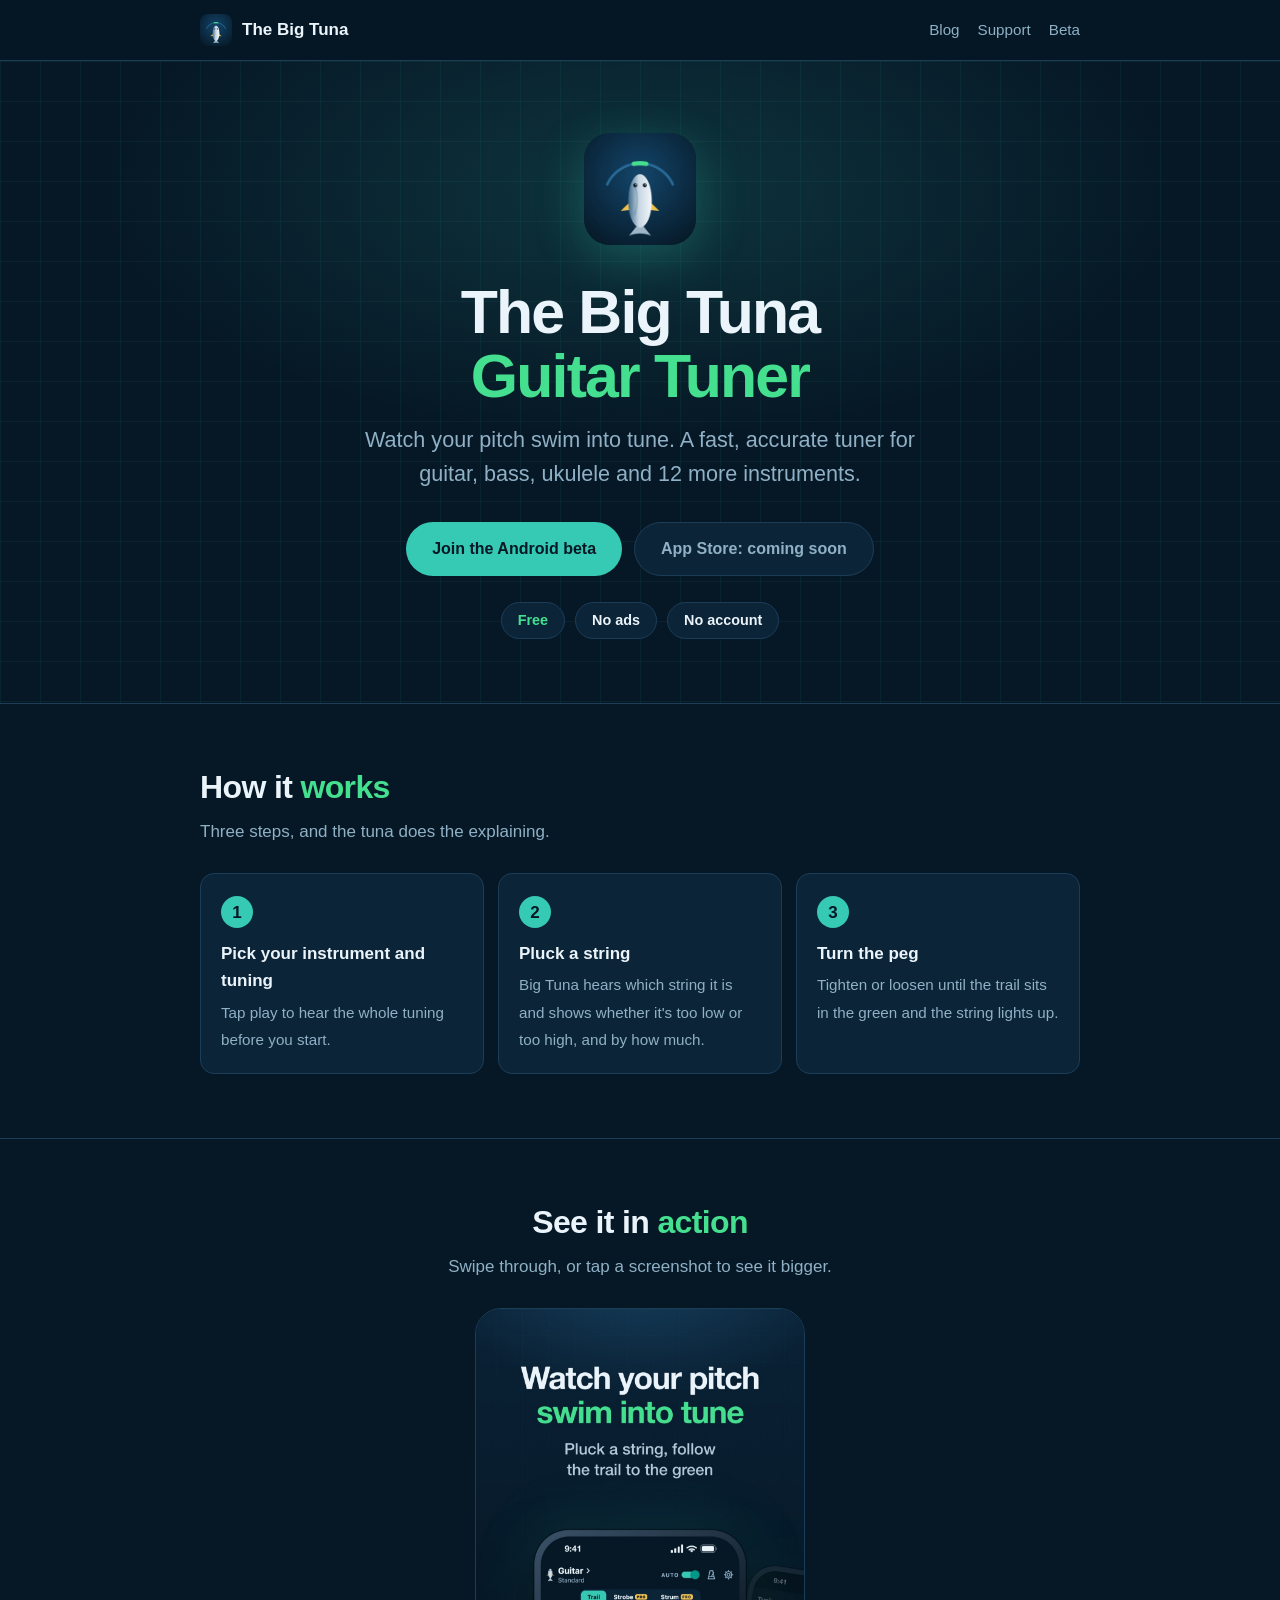
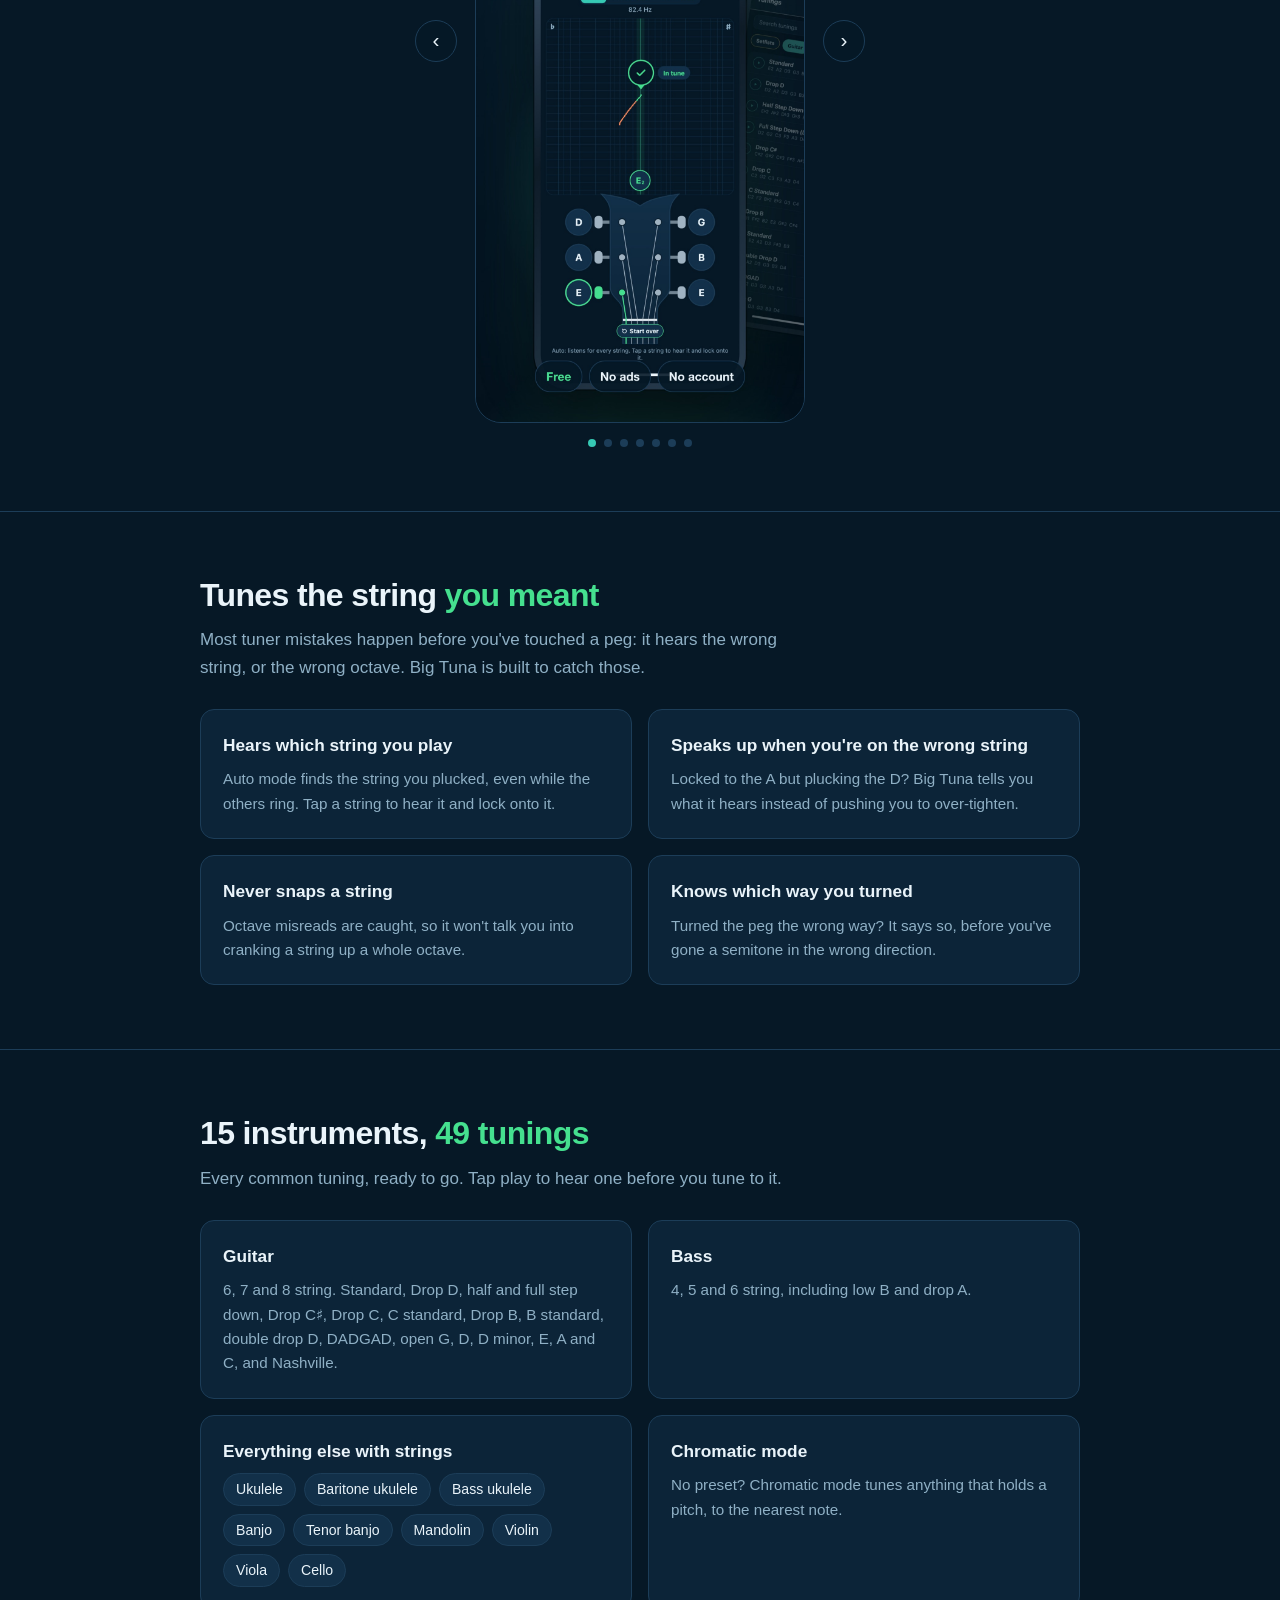
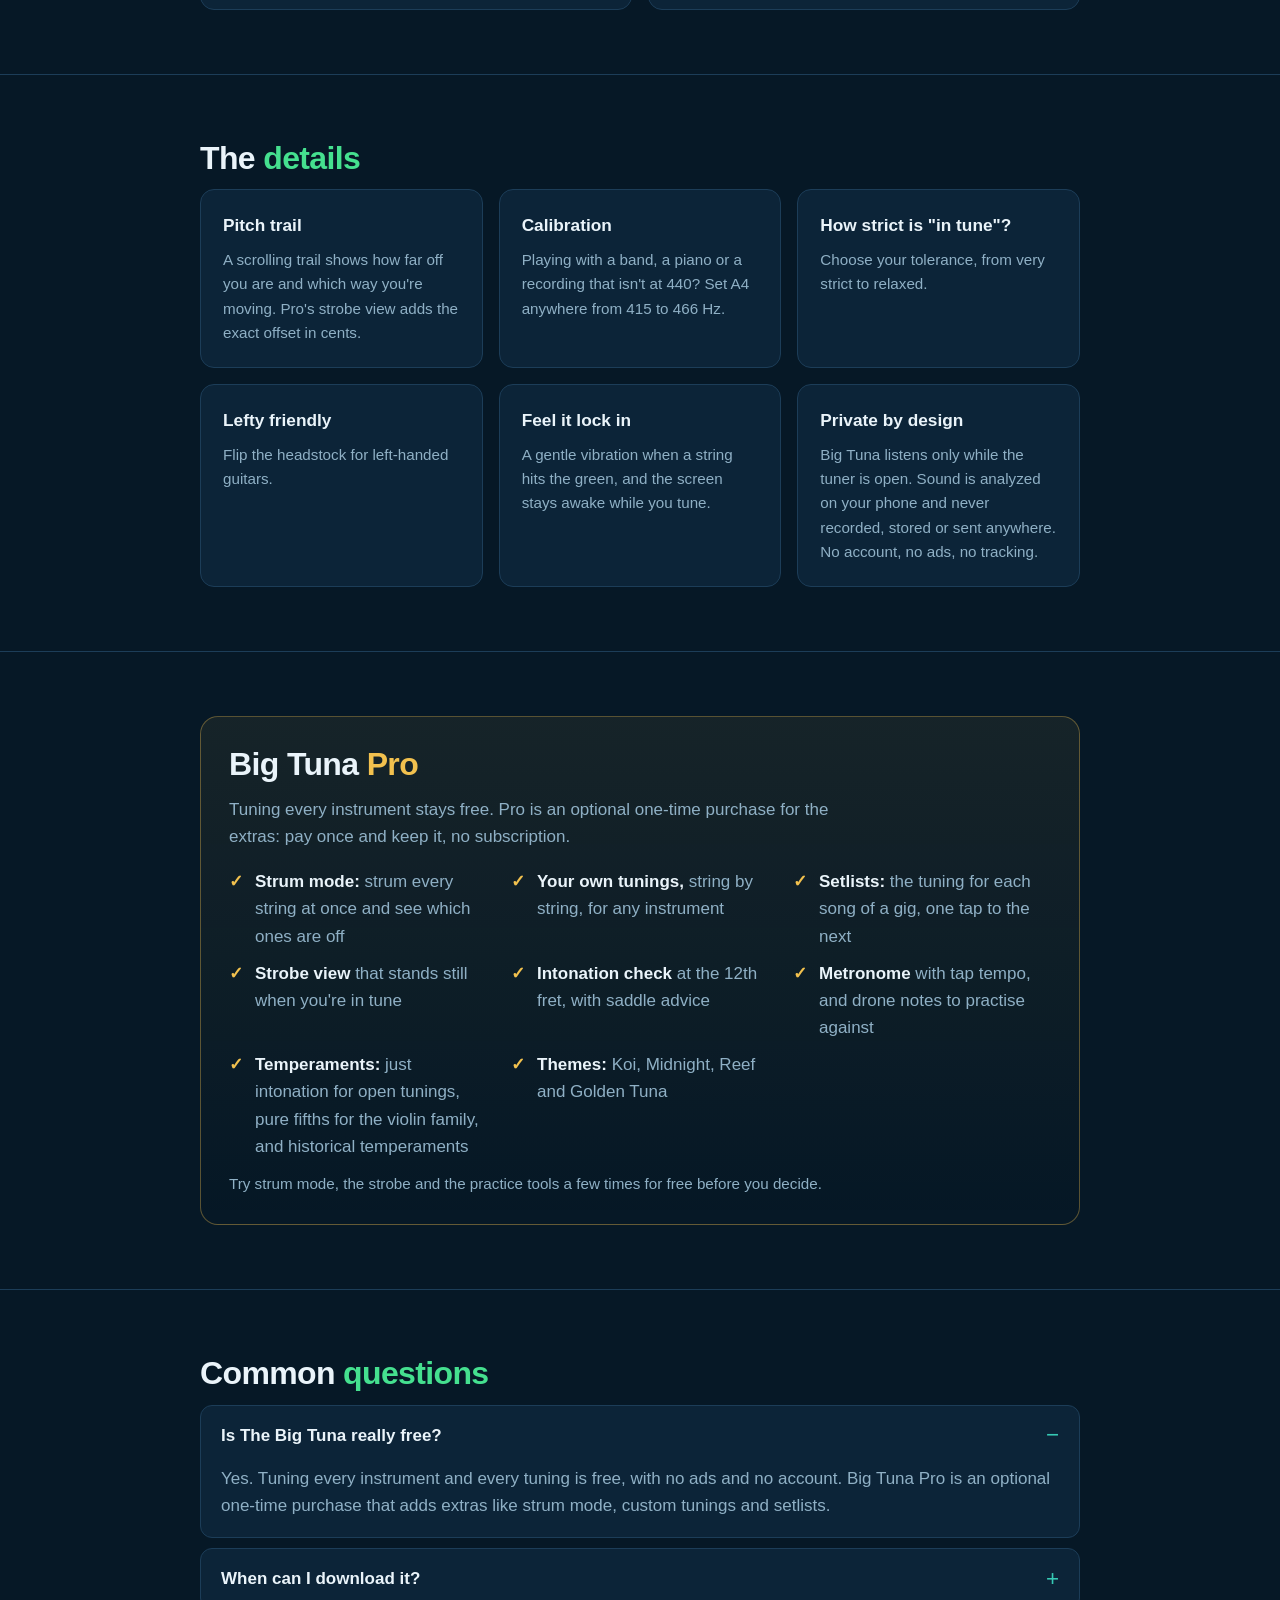
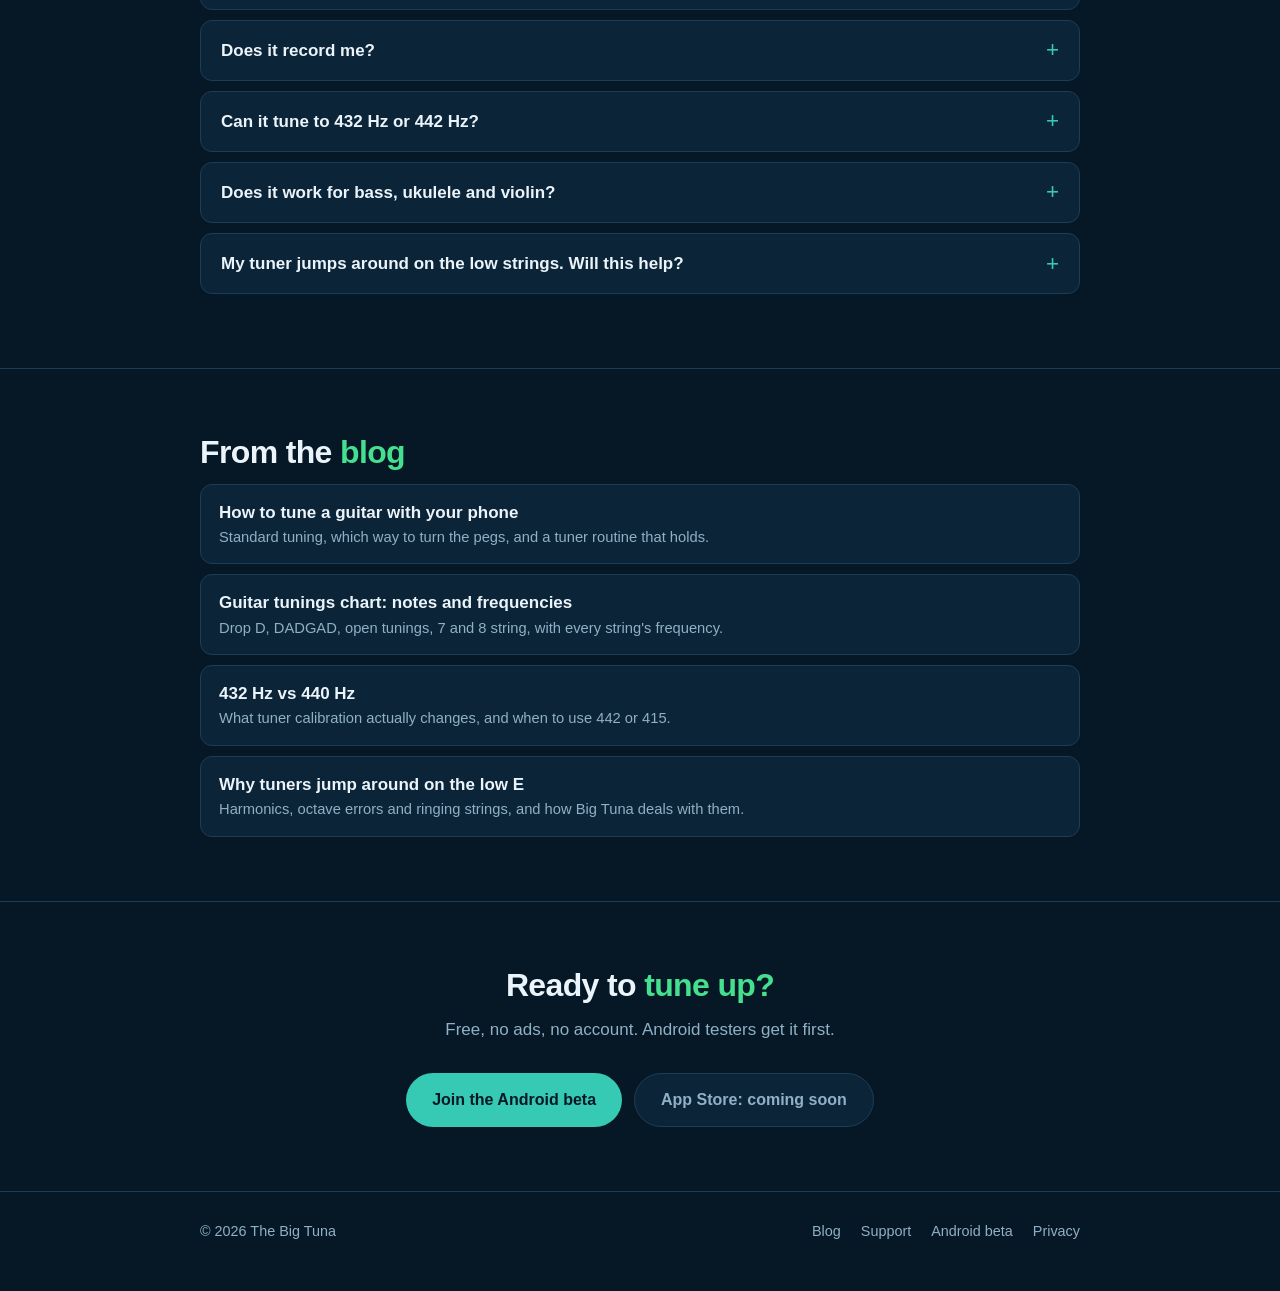
<file: index.html>
<!doctype html>
<html lang="en">
<head>
  <meta charset="utf-8">
  <meta name="viewport" content="width=device-width, initial-scale=1">
  <title>The Big Tuna - Free Guitar Tuner App for Guitar, Bass &amp; Ukulele</title>
  <meta name="description" content="A fast, accurate tuner for guitar, bass, ukulele and 12 more instruments. Hears which string you play, 49 tunings, no ads, no account. Free for iPhone and Android.">
  <link rel="canonical" href="https://tnrich.github.io/big-tuna-site/">
  <link rel="icon" href="img/favicon.png">
  <meta name="theme-color" content="#061826">
  <meta property="og:type" content="website">
  <meta property="og:site_name" content="The Big Tuna">
  <meta property="og:url" content="https://tnrich.github.io/big-tuna-site/">
  <meta property="og:title" content="The Big Tuna - Guitar Tuner">
  <meta property="og:description" content="Watch your pitch swim into tune. Guitar, bass, ukulele and 12 more. Free, no ads, no account.">
  <meta property="og:image" content="https://tnrich.github.io/big-tuna-site/img/og.png">
  <meta name="twitter:card" content="summary_large_image">
  <meta name="twitter:title" content="The Big Tuna - Guitar Tuner">
  <meta name="twitter:description" content="Watch your pitch swim into tune. Guitar, bass, ukulele and 12 more. Free, no ads, no account.">
  <meta name="twitter:image" content="https://tnrich.github.io/big-tuna-site/img/og.png">
  <link rel="stylesheet" href="style.css?v=20eb42f7">
</head>
<body>

<nav>
  <div class="wrap">
    <a class="brand" href="./"><img src="img/icon.png" alt=""><span>The Big Tuna</span></a>
    <a class="link" href="blog/">Blog</a>
    <a class="link" href="support/">Support</a>
    <a class="link" href="beta/">Beta</a>
  </div>
</nav>

<header class="hero">
  <div class="wrap">
    <img class="icon" src="img/icon.png" width="112" height="112" alt="The Big Tuna app icon: a tuna swimming up the middle of a tuning meter">
    <h1>The Big Tuna <span class="green">Guitar Tuner</span></h1>
    <p class="tagline">Watch your pitch swim into tune. A fast, accurate tuner for guitar, bass, ukulele and 12 more instruments.</p>
    <div class="ctas">
      <a class="btn" href="beta/">Join the Android beta</a>
      <span class="btn soon">App Store: coming soon</span>
    </div>
    <div class="pills">
      <span class="pill green">Free</span>
      <span class="pill">No ads</span>
      <span class="pill">No account</span>
    </div>
  </div>
</header>

<section>
  <div class="wrap">
    <h2>How it <span class="accent">works</span></h2>
    <p class="lede">Three steps, and the tuna does the explaining.</p>
    <ol class="steps">
      <li><strong>Pick your instrument and tuning</strong><span>Tap play to hear the whole tuning before you start.</span></li>
      <li><strong>Pluck a string</strong><span>Big Tuna hears which string it is and shows whether it's too low or too high, and by how much.</span></li>
      <li><strong>Turn the peg</strong><span>Tighten or loosen until the trail sits in the green and the string lights up.</span></li>
    </ol>
  </div>
</section>

<section>
  <div class="wrap center">
    <h2>See it in <span class="accent">action</span></h2>
    <p class="lede">Swipe through, or tap a screenshot to see it bigger.</p>
    <div class="carousel">
      <button class="arrow prev" aria-label="Previous screenshot">&#8249;</button>
      <div class="shots">
        <img src="img/shots/01.jpg" width="1080" height="2346" alt="Watch your pitch swim into tune: the pitch trail reaching the green line on the low E string">
        <img src="img/shots/02.jpg" width="1080" height="2346" loading="lazy" alt="Know which way to turn: the A string reads a little low (−2, 11 to 20 cents flat), with a hint to tighten it">
        <img src="img/shots/03.jpg" width="1080" height="2346" loading="lazy" alt="49 tunings, 15 instruments: the tuning list with Drop D, DADGAD, open tunings and a play button to hear each one">
        <img src="img/shots/04.jpg" width="1080" height="2346" loading="lazy" alt="Hears which string you play: auto mode recognising the low D string in Drop D">
        <img src="img/shots/05.jpg" width="1080" height="2346" loading="lazy" alt="Not just guitar: ukulele and 5-string bass tunings">
        <img src="img/shots/06.jpg" width="1080" height="2346" loading="lazy" alt="Chromatic mode for any instrument that holds a pitch">
        <img src="img/shots/07.jpg" width="1080" height="2346" loading="lazy" alt="Private, free, no ads: sound stays on your phone, left-handed headstock and a gentle buzz when a string locks in">
      </div>
      <button class="arrow next" aria-label="Next screenshot">&#8250;</button>
      <div class="dots"></div>
    </div>
  </div>
</section>

<section>
  <div class="wrap">
    <h2>Tunes the string <span class="accent">you meant</span></h2>
    <p class="lede">Most tuner mistakes happen before you've touched a peg: it hears the wrong string, or the wrong octave. Big Tuna is built to catch those.</p>
    <div class="cards two">
      <div class="card"><h3>Hears which string you play</h3><p>Auto mode finds the string you plucked, even while the others ring. Tap a string to hear it and lock onto it.</p></div>
      <div class="card"><h3>Speaks up when you're on the wrong string</h3><p>Locked to the A but plucking the D? Big Tuna tells you what it hears instead of pushing you to over-tighten.</p></div>
      <div class="card"><h3>Never snaps a string</h3><p>Octave misreads are caught, so it won't talk you into cranking a string up a whole octave.</p></div>
      <div class="card"><h3>Knows which way you turned</h3><p>Turned the peg the wrong way? It says so, before you've gone a semitone in the wrong direction.</p></div>
    </div>
  </div>
</section>

<section>
  <div class="wrap">
    <h2>15 instruments, <span class="accent">49 tunings</span></h2>
    <p class="lede">Every common tuning, ready to go. Tap play to hear one before you tune to it.</p>
    <div class="cards two">
      <div class="card"><h3>Guitar</h3><p>6, 7 and 8 string. Standard, Drop D, half and full step down, Drop C&sharp;, Drop C, C standard, Drop B, B standard, double drop D, DADGAD, open G, D, D minor, E, A and C, and Nashville.</p></div>
      <div class="card"><h3>Bass</h3><p>4, 5 and 6 string, including low B and drop A.</p></div>
      <div class="card"><h3>Everything else with strings</h3>
        <div class="chips"><span>Ukulele</span><span>Baritone ukulele</span><span>Bass ukulele</span><span>Banjo</span><span>Tenor banjo</span><span>Mandolin</span><span>Violin</span><span>Viola</span><span>Cello</span></div>
      </div>
      <div class="card"><h3>Chromatic mode</h3><p>No preset? Chromatic mode tunes anything that holds a pitch, to the nearest note.</p></div>
    </div>
  </div>
</section>

<section>
  <div class="wrap">
    <h2>The <span class="accent">details</span></h2>
    <div class="cards">
      <div class="card"><h3>Pitch trail</h3><p>A scrolling trail shows how far off you are and which way you're moving. Pro's strobe view adds the exact offset in cents.</p></div>
      <div class="card"><h3>Calibration</h3><p>Playing with a band, a piano or a recording that isn't at 440? Set A4 anywhere from 415 to 466&nbsp;Hz.</p></div>
      <div class="card"><h3>How strict is "in tune"?</h3><p>Choose your tolerance, from very strict to relaxed.</p></div>
      <div class="card"><h3>Lefty friendly</h3><p>Flip the headstock for left-handed guitars.</p></div>
      <div class="card"><h3>Feel it lock in</h3><p>A gentle vibration when a string hits the green, and the screen stays awake while you tune.</p></div>
      <div class="card"><h3>Private by design</h3><p>Big Tuna listens only while the tuner is open. Sound is analyzed on your phone and never recorded, stored or sent anywhere. No account, no ads, no tracking.</p></div>
    </div>
  </div>
</section>

<section>
  <div class="wrap">
    <div class="pro">
      <h2>Big Tuna <span class="gold">Pro</span></h2>
      <p class="lede" style="margin-bottom:0">Tuning every instrument stays free. Pro is an optional one-time purchase for the extras: pay once and keep it, no subscription.</p>
      <ul>
        <li><strong>Strum mode:</strong> strum every string at once and see which ones are off</li>
        <li><strong>Your own tunings,</strong> string by string, for any instrument</li>
        <li><strong>Setlists:</strong> the tuning for each song of a gig, one tap to the next</li>
        <li><strong>Strobe view</strong> that stands still when you're in tune</li>
        <li><strong>Intonation check</strong> at the 12th fret, with saddle advice</li>
        <li><strong>Metronome</strong> with tap tempo, and drone notes to practise against</li>
        <li><strong>Temperaments:</strong> just intonation for open tunings, pure fifths for the violin family, and historical temperaments</li>
        <li><strong>Themes:</strong> Koi, Midnight, Reef and Golden Tuna</li>
      </ul>
      <p class="note">Try strum mode, the strobe and the practice tools a few times for free before you decide.</p>
    </div>
  </div>
</section>

<section>
  <div class="wrap">
    <h2>Common <span class="accent">questions</span></h2>
    <div class="faq">
      <details open>
        <summary>Is The Big Tuna really free?</summary>
        <p>Yes. Tuning every instrument and every tuning is free, with no ads and no account. Big Tuna Pro is an optional one-time purchase that adds extras like strum mode, custom tunings and setlists.</p>
      </details>
      <details>
        <summary>When can I download it?</summary>
        <p>Big Tuna is coming to the App Store and Google Play. On Android you can use it today by joining the free beta.</p>
      </details>
      <details>
        <summary>Does it record me?</summary>
        <p>No. It listens only while the tuner is open, analyzes the sound on your phone in real time, and never records, stores or sends it anywhere.</p>
      </details>
      <details>
        <summary>Can it tune to 432 Hz or 442 Hz?</summary>
        <p>Yes. Settings &rarr; Calibration (A4) sets the reference pitch anywhere from 415 to 466&nbsp;Hz.</p>
      </details>
      <details>
        <summary>Does it work for bass, ukulele and violin?</summary>
        <p>Yes: 4, 5 and 6 string bass, soprano, concert, tenor, baritone and bass ukulele, banjo, tenor banjo, mandolin, violin, viola and cello, plus a chromatic mode for anything else.</p>
      </details>
      <details>
        <summary>My tuner jumps around on the low strings. Will this help?</summary>
        <p>That's exactly what Big Tuna is built to handle: it catches octave misreads and picks out the string you plucked while others ring. Plucking one string firmly, close to the phone, helps any tuner.</p>
      </details>
    </div>
  </div>
</section>

<section>
  <div class="wrap">
    <h2>From the <span class="accent">blog</span></h2>
    <div class="readnext">
      <a href="blog/how-to-tune-a-guitar-with-your-phone/">How to tune a guitar with your phone<span>Standard tuning, which way to turn the pegs, and a tuner routine that holds.</span></a>
      <a href="blog/guitar-tunings-chart/">Guitar tunings chart: notes and frequencies<span>Drop D, DADGAD, open tunings, 7 and 8 string, with every string's frequency.</span></a>
      <a href="blog/432-hz-vs-440-hz/">432 Hz vs 440 Hz<span>What tuner calibration actually changes, and when to use 442 or 415.</span></a>
      <a href="blog/why-guitar-tuners-jump-around/">Why tuners jump around on the low E<span>Harmonics, octave errors and ringing strings, and how Big Tuna deals with them.</span></a>
    </div>
  </div>
</section>

<section>
  <div class="wrap center">
    <h2>Ready to <span class="accent">tune up?</span></h2>
    <p class="lede">Free, no ads, no account. Android testers get it first.</p>
    <div class="ctas">
      <a class="btn" href="beta/">Join the Android beta</a>
      <span class="btn soon">App Store: coming soon</span>
    </div>
  </div>
</section>

<footer>
  <div class="wrap">
    <span>© 2026 The Big Tuna</span>
    <a href="blog/">Blog</a>
    <a href="support/">Support</a>
    <a href="beta/">Android beta</a>
    <a href="privacy/">Privacy</a>
  </div>
</footer>

<div class="lightbox" id="lightbox"><img alt=""></div>
<script>
  const lb = document.getElementById('lightbox'), lbImg = lb.querySelector('img');
  document.querySelectorAll('.shots img').forEach(img => img.addEventListener('click', () => {
    lbImg.src = img.src; lbImg.alt = img.alt; lb.classList.add('open');
  }));
  lb.addEventListener('click', () => lb.classList.remove('open'));
  document.addEventListener('keydown', e => { if (e.key === 'Escape') lb.classList.remove('open'); });

  const track = document.querySelector('.shots'), slides = [...track.children], dots = document.querySelector('.dots');
  slides.forEach((_, i) => { const d = document.createElement('button'); d.setAttribute('aria-label', 'Screenshot ' + (i + 1)); d.onclick = () => go(i); dots.appendChild(d); });
  const go = i => track.scrollTo({ left: slides[(i + slides.length) % slides.length].offsetLeft - track.offsetLeft, behavior: 'smooth' });
  const current = () => Math.round(track.scrollLeft / (slides[0].offsetWidth + 16));
  document.querySelector('.arrow.prev').onclick = () => go(current() - 1);
  document.querySelector('.arrow.next').onclick = () => go(current() + 1);
  const sync = () => [...dots.children].forEach((d, i) => d.classList.toggle('active', i === current()));
  track.addEventListener('scroll', sync, { passive: true }); sync();
</script>

<script type="application/ld+json">
{
  "@context": "https://schema.org",
  "@graph": [
    {
      "@type": "WebSite",
      "@id": "https://tnrich.github.io/big-tuna-site/#website",
      "name": "The Big Tuna",
      "alternateName": ["Big Tuna", "The Big Tuna - Guitar Tuner", "Big Tuna Guitar Tuner"],
      "url": "https://tnrich.github.io/big-tuna-site/",
      "inLanguage": "en"
    },
    {
      "@type": "MobileApplication",
      "name": "The Big Tuna - Guitar Tuner",
      "alternateName": ["The Big Tuna", "Big Tuna", "Big Tuna Guitar Tuner"],
      "operatingSystem": "iOS, Android",
      "applicationCategory": "MusicApplication",
      "applicationSubCategory": "Tuner",
      "description": "A fast, accurate tuner for guitar, bass, ukulele and 12 more instruments, with 49 tunings, automatic string detection and a chromatic mode. Free, no ads, no account.",
      "url": "https://tnrich.github.io/big-tuna-site/",
      "image": "https://tnrich.github.io/big-tuna-site/img/icon.png",
      "screenshot": "https://tnrich.github.io/big-tuna-site/img/shots/01.jpg",
      "offers": [
        { "@type": "Offer", "price": "0", "priceCurrency": "USD", "description": "Free" },
        { "@type": "Offer", "price": "4.99", "priceCurrency": "USD", "description": "Big Tuna Pro, one-time purchase" }
      ]
    },
    {
      "@type": "FAQPage",
      "mainEntity": [
        { "@type": "Question", "name": "Is The Big Tuna really free?", "acceptedAnswer": { "@type": "Answer", "text": "Yes. Tuning every instrument and every tuning is free, with no ads and no account. Big Tuna Pro is an optional one-time purchase that adds extras like strum mode, custom tunings and setlists." } },
        { "@type": "Question", "name": "When can I download it?", "acceptedAnswer": { "@type": "Answer", "text": "Big Tuna is coming to the App Store and Google Play. On Android you can use it today by joining the free beta." } },
        { "@type": "Question", "name": "Does it record me?", "acceptedAnswer": { "@type": "Answer", "text": "No. It listens only while the tuner is open, analyzes the sound on your phone in real time, and never records, stores or sends it anywhere." } },
        { "@type": "Question", "name": "Can it tune to 432 Hz or 442 Hz?", "acceptedAnswer": { "@type": "Answer", "text": "Yes. Settings → Calibration (A4) sets the reference pitch anywhere from 415 to 466 Hz." } },
        { "@type": "Question", "name": "Does it work for bass, ukulele and violin?", "acceptedAnswer": { "@type": "Answer", "text": "Yes: 4, 5 and 6 string bass, soprano, concert, tenor, baritone and bass ukulele, banjo, tenor banjo, mandolin, violin, viola and cello, plus a chromatic mode for anything else." } },
        { "@type": "Question", "name": "My tuner jumps around on the low strings. Will this help?", "acceptedAnswer": { "@type": "Answer", "text": "That's exactly what Big Tuna is built to handle: it catches octave misreads and picks out the string you plucked while others ring. Plucking one string firmly, close to the phone, helps any tuner." } }
      ]
    }
  ]
}
</script>
</body>
</html>
</file>
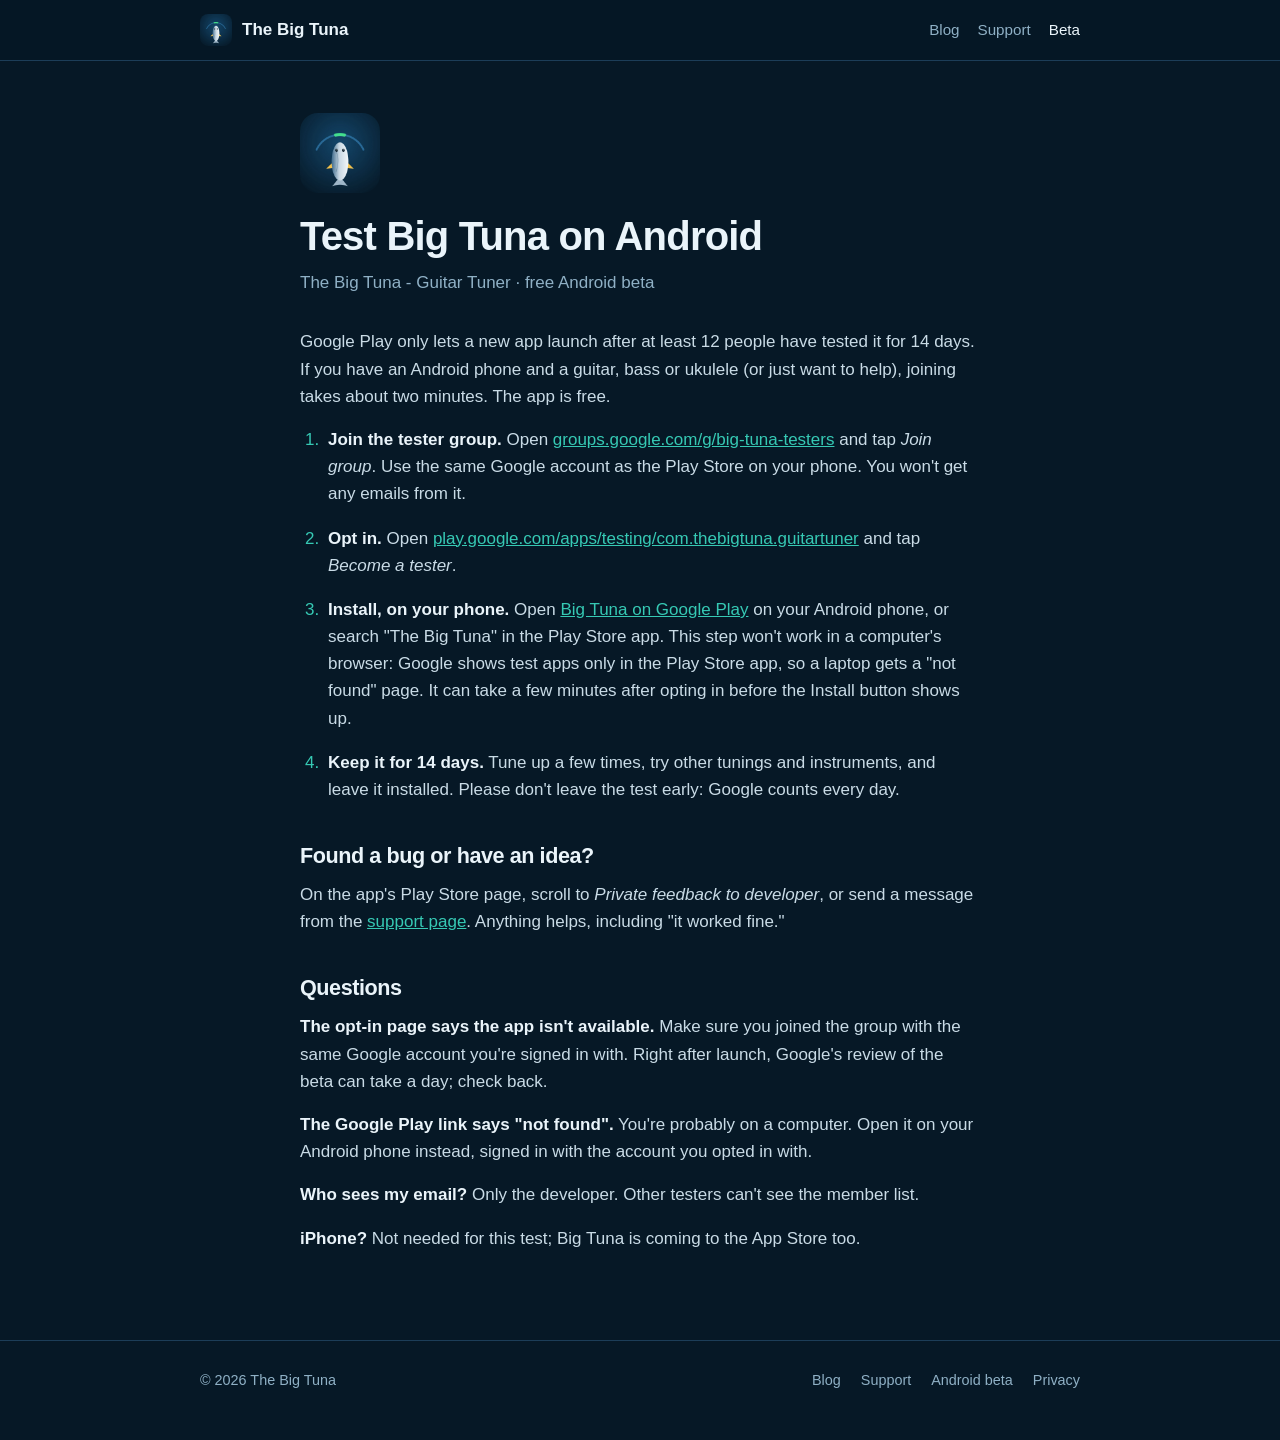
<file: beta/index.html>
<!doctype html>
<html lang="en">
<head>
  <meta charset="utf-8">
  <meta name="viewport" content="width=device-width, initial-scale=1">
  <title>Big Tuna Android Beta</title>
  <meta name="description" content="Help test The Big Tuna - Guitar Tuner on Android. Free, takes two minutes to join.">
  <link rel="canonical" href="https://tnrich.github.io/big-tuna-site/beta/">
  <meta name="theme-color" content="#061826">
  <meta property="og:type" content="website">
  <meta property="og:site_name" content="The Big Tuna">
  <meta property="og:url" content="https://tnrich.github.io/big-tuna-site/beta/">
  <meta property="og:title" content="Big Tuna Android Beta">
  <meta property="og:description" content="Help test The Big Tuna - Guitar Tuner on Android. Free, takes two minutes to join.">
  <meta property="og:image" content="https://tnrich.github.io/big-tuna-site/img/og.png">
  <meta name="twitter:card" content="summary_large_image">
  <link rel="icon" href="../img/favicon.png">
  <link rel="stylesheet" href="../style.css?v=20eb42f7">
</head>
<body>

<nav>
  <div class="wrap">
    <a class="brand" href="../"><img src="../img/icon.png" alt=""><span>The Big Tuna</span></a>
    <a class="link" href="../blog/">Blog</a>
    <a class="link" href="../support/">Support</a>
    <a class="link" href="../beta/" aria-current="page">Beta</a>
  </div>
</nav>

<main class="wrap narrow prose">
<img src="../img/icon.png" width="80" height="80" alt="" style="border-radius:18px;margin-bottom:12px">
<h1>Test Big Tuna on Android</h1>
<p class="meta">The Big Tuna - Guitar Tuner · free Android beta</p>

<p>Google Play only lets a new app launch after at least 12 people have tested it for 14 days.
If you have an Android phone and a guitar, bass or ukulele (or just want to help), joining
takes about two minutes. The app is free.</p>

<ol class="steps-list">
  <li><strong>Join the tester group.</strong> Open
    <a href="https://groups.google.com/g/big-tuna-testers">groups.google.com/g/big-tuna-testers</a>
    and tap <em>Join group</em>. Use the same Google account as the Play Store on your phone.
    You won't get any emails from it.</li>
  <li><strong>Opt in.</strong> Open
    <a href="https://play.google.com/apps/testing/com.thebigtuna.guitartuner">play.google.com/apps/testing/com.thebigtuna.guitartuner</a>
    and tap <em>Become a tester</em>.</li>
  <li><strong>Install, on your phone.</strong> Open
    <a href="https://play.google.com/store/apps/details?id=com.thebigtuna.guitartuner">Big Tuna on Google Play</a>
    on your Android phone, or search "The Big Tuna" in the Play Store app. This step won't work in a
    computer's browser: Google shows test apps only in the Play Store app, so a laptop gets a "not found"
    page. It can take a few minutes after opting in before the Install button shows up.</li>
  <li><strong>Keep it for 14 days.</strong> Tune up a few times, try other tunings and
    instruments, and leave it installed. Please don't leave the test early: Google counts
    every day.</li>
</ol>

<h2>Found a bug or have an idea?</h2>
<p>On the app's Play Store page, scroll to <em>Private feedback to developer</em>, or
send a message from the <a href="../support/#contact">support page</a>. Anything helps,
including "it worked fine."</p>

<h2>Questions</h2>
<p><strong>The opt-in page says the app isn't available.</strong> Make sure you joined the
group with the same Google account you're signed in with. Right after launch, Google's review of
the beta can take a day; check back.</p>
<p><strong>The Google Play link says "not found".</strong> You're probably on a computer. Open it
on your Android phone instead, signed in with the account you opted in with.</p>
<p><strong>Who sees my email?</strong> Only the developer. Other testers can't see the
member list.</p>
<p><strong>iPhone?</strong> Not needed for this test; Big Tuna is coming to the App Store too.</p>
</main>

<footer>
  <div class="wrap">
    <span>© 2026 The Big Tuna</span>
    <a href="../blog/">Blog</a>
    <a href="../support/">Support</a>
    <a href="../beta/">Android beta</a>
    <a href="../privacy/">Privacy</a>
  </div>
</footer>
</body>
</html>
</file>
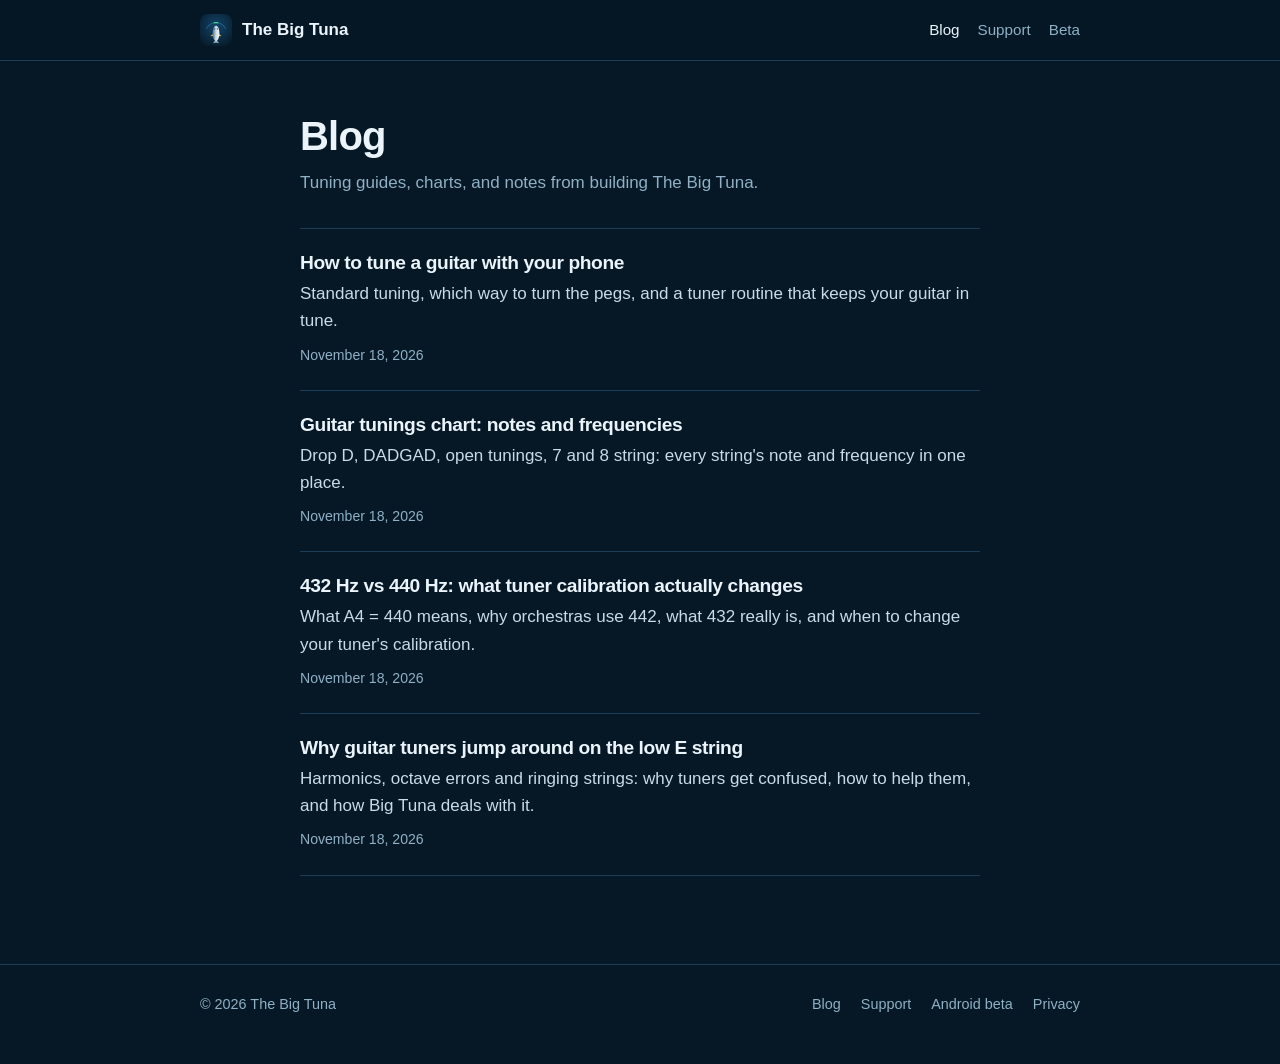
<file: blog/index.html>
<!doctype html>
<html lang="en">
<head>
  <meta charset="utf-8">
  <meta name="viewport" content="width=device-width, initial-scale=1">
  <title>Blog: Tuning Guides and Notes From Building a Tuner | The Big Tuna</title>
  <meta name="description" content="Guitar tuning guides, tuning charts and notes from building The Big Tuna, a free tuner app for guitar, bass, ukulele and more.">
  <link rel="canonical" href="https://tnrich.github.io/big-tuna-site/blog/">
  <meta name="theme-color" content="#061826">
  <meta property="og:type" content="website">
  <meta property="og:site_name" content="The Big Tuna">
  <meta property="og:url" content="https://tnrich.github.io/big-tuna-site/blog/">
  <meta property="og:title" content="The Big Tuna Blog">
  <meta property="og:description" content="Guitar tuning guides, tuning charts and notes from building a tuner app.">
  <meta property="og:image" content="https://tnrich.github.io/big-tuna-site/img/og.png">
  <meta name="twitter:card" content="summary_large_image">
  <link rel="icon" href="../img/favicon.png">
  <link rel="stylesheet" href="../style.css?v=20eb42f7">
</head>
<body>

<nav>
  <div class="wrap">
    <a class="brand" href="../"><img src="../img/icon.png" alt=""><span>The Big Tuna</span></a>
    <a class="link" href="./" aria-current="page">Blog</a>
    <a class="link" href="../support/">Support</a>
    <a class="link" href="../beta/">Beta</a>
  </div>
</nav>

<main class="wrap narrow prose">
  <h1>Blog</h1>
  <p class="meta">Tuning guides, charts, and notes from building The Big Tuna.</p>
  <ul class="posts">
    <li>
      <h2><a href="how-to-tune-a-guitar-with-your-phone/">How to tune a guitar with your phone</a></h2>
      <p>Standard tuning, which way to turn the pegs, and a tuner routine that keeps your guitar in tune.</p>
      <span class="date">November 18, 2026</span>
    </li>
    <li>
      <h2><a href="guitar-tunings-chart/">Guitar tunings chart: notes and frequencies</a></h2>
      <p>Drop D, DADGAD, open tunings, 7 and 8 string: every string's note and frequency in one place.</p>
      <span class="date">November 18, 2026</span>
    </li>
    <li>
      <h2><a href="432-hz-vs-440-hz/">432 Hz vs 440 Hz: what tuner calibration actually changes</a></h2>
      <p>What A4 = 440 means, why orchestras use 442, what 432 really is, and when to change your tuner's calibration.</p>
      <span class="date">November 18, 2026</span>
    </li>
    <li>
      <h2><a href="why-guitar-tuners-jump-around/">Why guitar tuners jump around on the low E string</a></h2>
      <p>Harmonics, octave errors and ringing strings: why tuners get confused, how to help them, and how Big Tuna deals with it.</p>
      <span class="date">November 18, 2026</span>
    </li>
  </ul>
</main>

<footer>
  <div class="wrap">
    <span>© 2026 The Big Tuna</span>
    <a href="./">Blog</a>
    <a href="../support/">Support</a>
    <a href="../beta/">Android beta</a>
    <a href="../privacy/">Privacy</a>
  </div>
</footer>
</body>
</html>
</file>
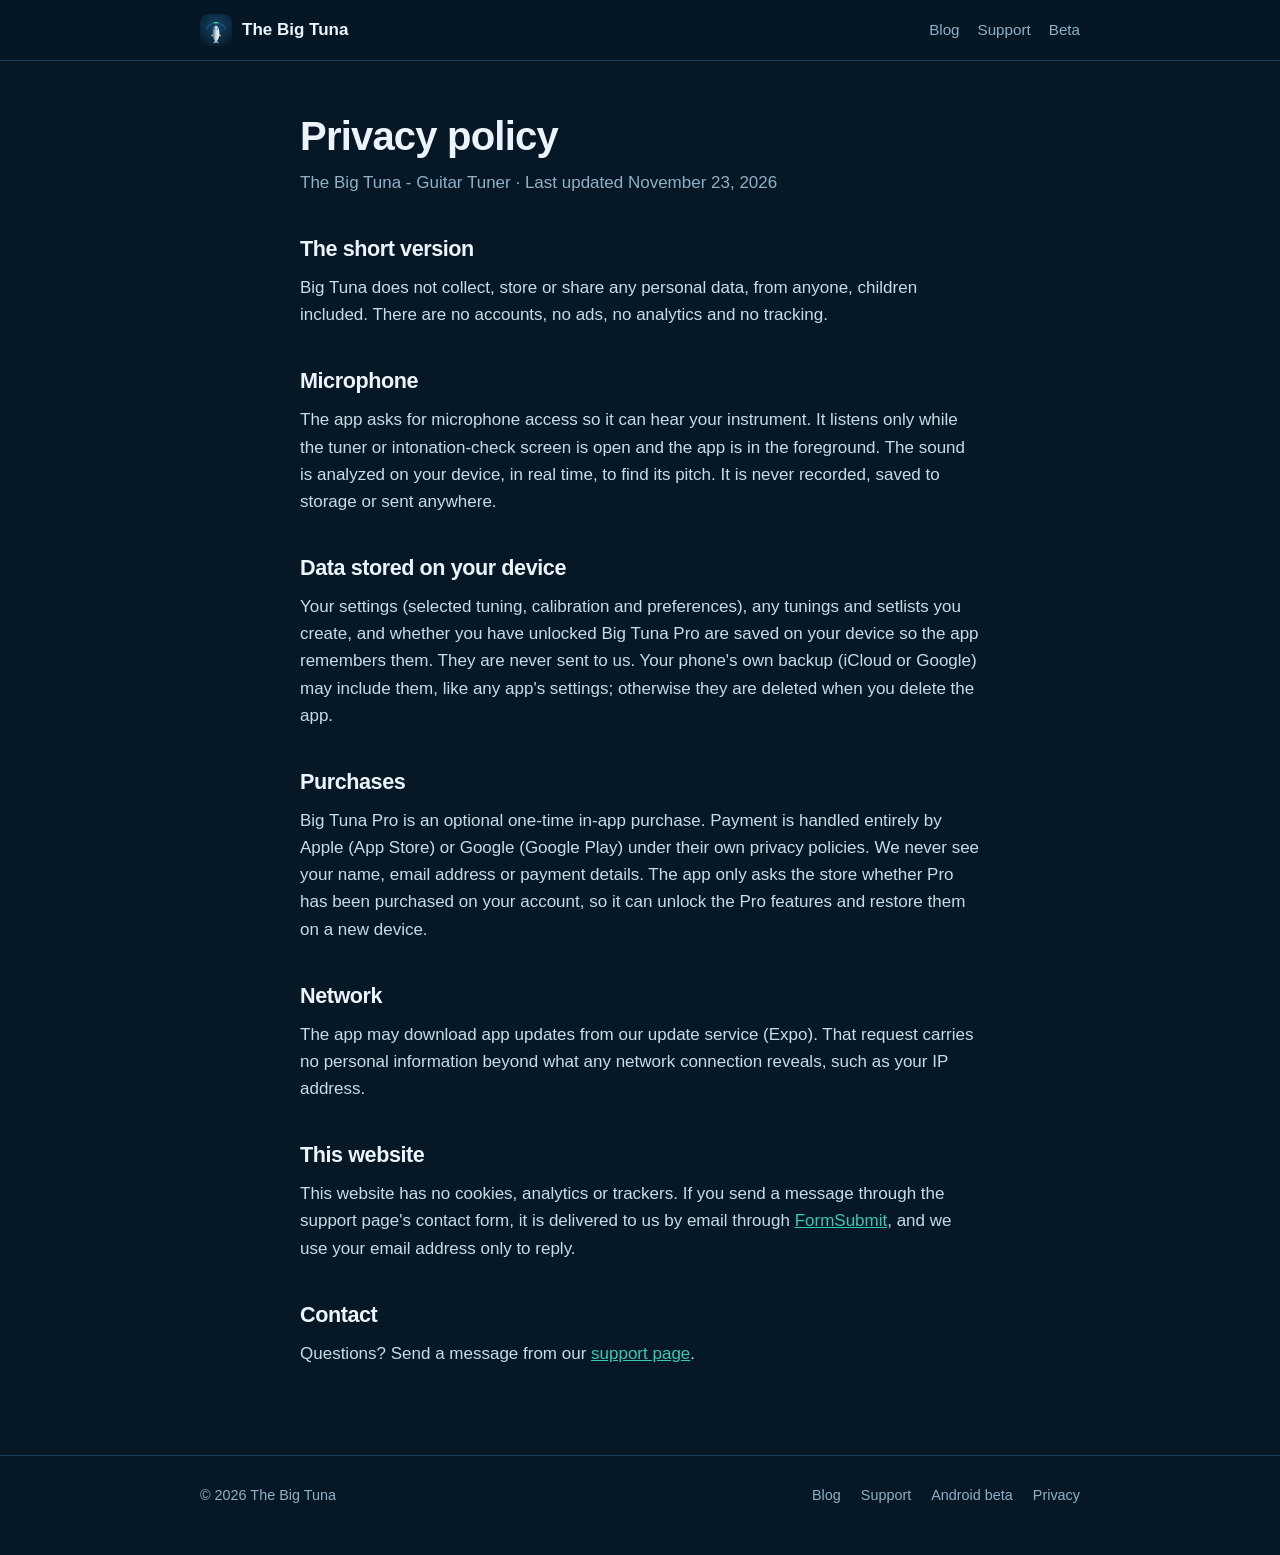
<file: privacy/index.html>
<!doctype html>
<html lang="en">
<head>
  <meta charset="utf-8">
  <meta name="viewport" content="width=device-width, initial-scale=1">
  <title>Big Tuna Privacy Policy</title>
  <meta name="description" content="The Big Tuna - Guitar Tuner collects no personal data: no accounts, no ads, no analytics. Sound is analyzed on your phone and never recorded.">
  <link rel="canonical" href="https://tnrich.github.io/big-tuna-site/privacy/">
  <meta name="theme-color" content="#061826">
  <meta property="og:type" content="website">
  <meta property="og:site_name" content="The Big Tuna">
  <meta property="og:url" content="https://tnrich.github.io/big-tuna-site/privacy/">
  <meta property="og:title" content="Big Tuna Privacy Policy">
  <meta property="og:description" content="The Big Tuna - Guitar Tuner collects no personal data: no accounts, no ads, no analytics. Sound is analyzed on your phone and never recorded.">
  <meta property="og:image" content="https://tnrich.github.io/big-tuna-site/img/og.png">
  <meta name="twitter:card" content="summary_large_image">
  <link rel="icon" href="../img/favicon.png">
  <link rel="stylesheet" href="../style.css?v=20eb42f7">
</head>
<body>

<nav>
  <div class="wrap">
    <a class="brand" href="../"><img src="../img/icon.png" alt=""><span>The Big Tuna</span></a>
    <a class="link" href="../blog/">Blog</a>
    <a class="link" href="../support/">Support</a>
    <a class="link" href="../beta/">Beta</a>
  </div>
</nav>

<main class="wrap narrow prose">
<h1>Privacy policy</h1>
<p class="meta">The Big Tuna - Guitar Tuner · Last updated November 23, 2026</p>

<h2>The short version</h2>
<p>Big Tuna does not collect, store or share any personal data, from anyone, children included.
There are no accounts, no ads, no analytics and no tracking.</p>

<h2>Microphone</h2>
<p>The app asks for microphone access so it can hear your instrument. It listens only while the
tuner or intonation-check screen is open and the app is in the foreground. The sound is
analyzed on your device, in real time, to find its pitch. It is never recorded, saved to storage or sent anywhere.</p>

<h2>Data stored on your device</h2>
<p>Your settings (selected tuning, calibration and preferences), any tunings and setlists you create,
and whether you have unlocked Big Tuna Pro are saved on your device so the app remembers them. They
are never sent to us. Your phone's own backup (iCloud or Google) may include them, like any app's
settings; otherwise they are deleted when you delete the app.</p>

<h2>Purchases</h2>
<p>Big Tuna Pro is an optional one-time in-app purchase. Payment is handled entirely by Apple (App
Store) or Google (Google Play) under their own privacy policies. We never see your name, email
address or payment details. The app only asks the store whether Pro has been purchased on your
account, so it can unlock the Pro features and restore them on a new device.</p>

<h2>Network</h2>
<p>The app may download app updates from our update service (Expo). That request carries no personal
information beyond what any network connection reveals, such as your IP address.</p>

<h2>This website</h2>
<p>This website has no cookies, analytics or trackers. If you send a message through the support
page's contact form, it is delivered to us by email through <a href="https://formsubmit.co/">FormSubmit</a>,
and we use your email address only to reply.</p>

<h2>Contact</h2>
<p>Questions? Send a message from our <a href="../support/#contact">support page</a>.</p>
</main>

<footer>
  <div class="wrap">
    <span>© 2026 The Big Tuna</span>
    <a href="../blog/">Blog</a>
    <a href="../support/">Support</a>
    <a href="../beta/">Android beta</a>
    <a href="../privacy/">Privacy</a>
  </div>
</footer>
</body>
</html>
</file>
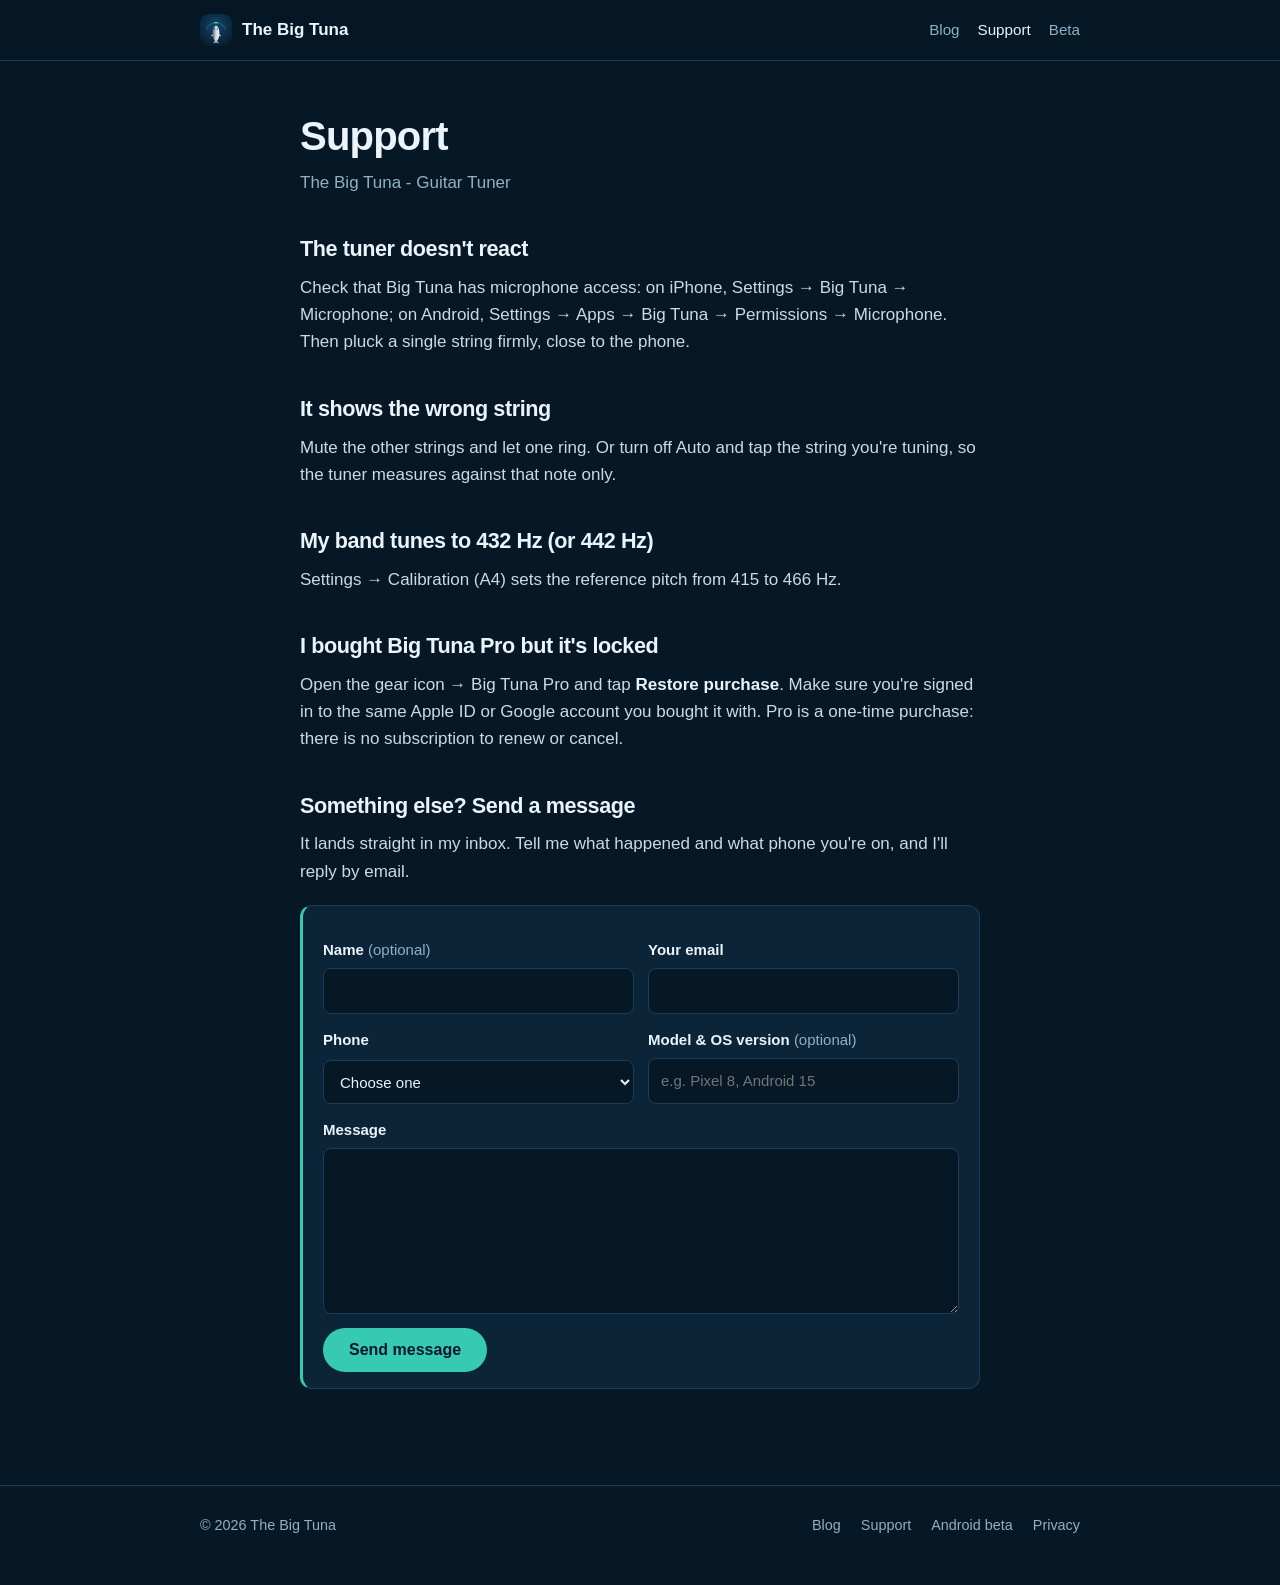
<file: support/index.html>
<!doctype html>
<html lang="en">
<head>
  <meta charset="utf-8">
  <meta name="viewport" content="width=device-width, initial-scale=1">
  <title>Big Tuna Support</title>
  <meta name="description" content="Help with The Big Tuna - Guitar Tuner: microphone access, wrong-string readings, calibration, restoring Pro, and a contact form.">
  <link rel="canonical" href="https://tnrich.github.io/big-tuna-site/support/">
  <meta name="theme-color" content="#061826">
  <meta property="og:type" content="website">
  <meta property="og:site_name" content="The Big Tuna">
  <meta property="og:url" content="https://tnrich.github.io/big-tuna-site/support/">
  <meta property="og:title" content="Big Tuna Support">
  <meta property="og:description" content="Help with The Big Tuna - Guitar Tuner: microphone access, wrong-string readings, calibration, restoring Pro, and a contact form.">
  <meta property="og:image" content="https://tnrich.github.io/big-tuna-site/img/og.png">
  <meta name="twitter:card" content="summary_large_image">
  <link rel="icon" href="../img/favicon.png">
  <link rel="stylesheet" href="../style.css?v=20eb42f7">
</head>
<body>

<nav>
  <div class="wrap">
    <a class="brand" href="../"><img src="../img/icon.png" alt=""><span>The Big Tuna</span></a>
    <a class="link" href="../blog/">Blog</a>
    <a class="link" href="../support/" aria-current="page">Support</a>
    <a class="link" href="../beta/">Beta</a>
  </div>
</nav>

<main class="wrap narrow prose">
<h1>Support</h1>
<p class="meta">The Big Tuna - Guitar Tuner</p>

<h2>The tuner doesn't react</h2>
<p>Check that Big Tuna has microphone access: on iPhone, Settings → Big Tuna → Microphone; on
Android, Settings → Apps → Big Tuna → Permissions → Microphone. Then pluck a single string firmly,
close to the phone.</p>

<h2>It shows the wrong string</h2>
<p>Mute the other strings and let one ring. Or turn off Auto and tap the string you're tuning,
so the tuner measures against that note only.</p>

<h2>My band tunes to 432 Hz (or 442 Hz)</h2>
<p>Settings → Calibration (A4) sets the reference pitch from 415 to 466 Hz.</p>

<h2>I bought Big Tuna Pro but it's locked</h2>
<p>Open the gear icon → Big Tuna Pro and tap <strong>Restore purchase</strong>. Make sure you're
signed in to the same Apple ID or Google account you bought it with. Pro is a one-time purchase:
there is no subscription to renew or cancel.</p>

<h2 id="contact">Something else? Send a message</h2>
<p>It lands straight in my inbox. Tell me what happened and what phone you're on, and I'll reply
by email.</p>
<div class="callout">
<form class="contact-form" action="https://formsubmit.co/cf8f572a7127778b614caed75050af33" method="POST">
  <div class="row">
    <label><span>Name <span class="opt">(optional)</span></span>
      <input type="text" name="name" autocomplete="name">
    </label>
    <label><span>Your email</span>
      <input type="email" name="email" autocomplete="email" required>
    </label>
  </div>
  <div class="row">
    <label><span>Phone</span>
      <select name="platform">
        <option value="">Choose one</option>
        <option>iPhone</option>
        <option>Android</option>
      </select>
    </label>
    <label><span>Model &amp; OS version <span class="opt">(optional)</span></span>
      <input type="text" name="device" placeholder="e.g. Pixel 8, Android 15">
    </label>
  </div>
  <label><span>Message</span>
    <textarea name="message" rows="6" required></textarea>
  </label>
  <input type="text" name="_honey" class="hp" tabindex="-1" autocomplete="off" aria-hidden="true" style="position:absolute;left:-9999px">
  <input type="hidden" name="_subject" value="Big Tuna support message">
  <input type="hidden" name="_template" value="table">
  <input type="hidden" name="_captcha" value="false">
  <input type="hidden" name="_next" value="https://tnrich.github.io/big-tuna-site/support/?sent=1#contact">
  <button class="btn" type="submit">Send message</button>
  <p class="form-status" role="status" aria-live="polite"></p>
</form>
</div>
</main>

<footer>
  <div class="wrap">
    <span>© 2026 The Big Tuna</span>
    <a href="../blog/">Blog</a>
    <a href="../support/">Support</a>
    <a href="../beta/">Android beta</a>
    <a href="../privacy/">Privacy</a>
  </div>
</footer>

<script>
(function () {
  var form = document.querySelector('.contact-form');
  var status = form.querySelector('.form-status');
  var button = form.querySelector('button');
  var thanks = "Thanks! Your message is on its way. I'll reply by email.";
  if (location.search.indexOf('sent=1') !== -1) status.textContent = thanks;
  form.addEventListener('submit', function (e) {
    e.preventDefault();
    button.disabled = true;
    status.className = 'form-status';
    status.textContent = 'Sending…';
    fetch(form.action.replace('formsubmit.co/', 'formsubmit.co/ajax/'), {
      method: 'POST',
      headers: { Accept: 'application/json' },
      body: new FormData(form)
    })
      .then(function (r) { return r.json().then(function (j) { if (!r.ok || String(j.success) !== 'true') throw j; }); })
      .then(function () { form.reset(); status.textContent = thanks; })
      .catch(function (err) {
        if (err && err.message) console.warn('Contact form:', err.message);
        status.className = 'form-status error';
        status.textContent = "That didn't go through. Please try again in a minute.";
      })
      .then(function () { button.disabled = false; });
  });
})();
</script>
</body>
</html>
</file>
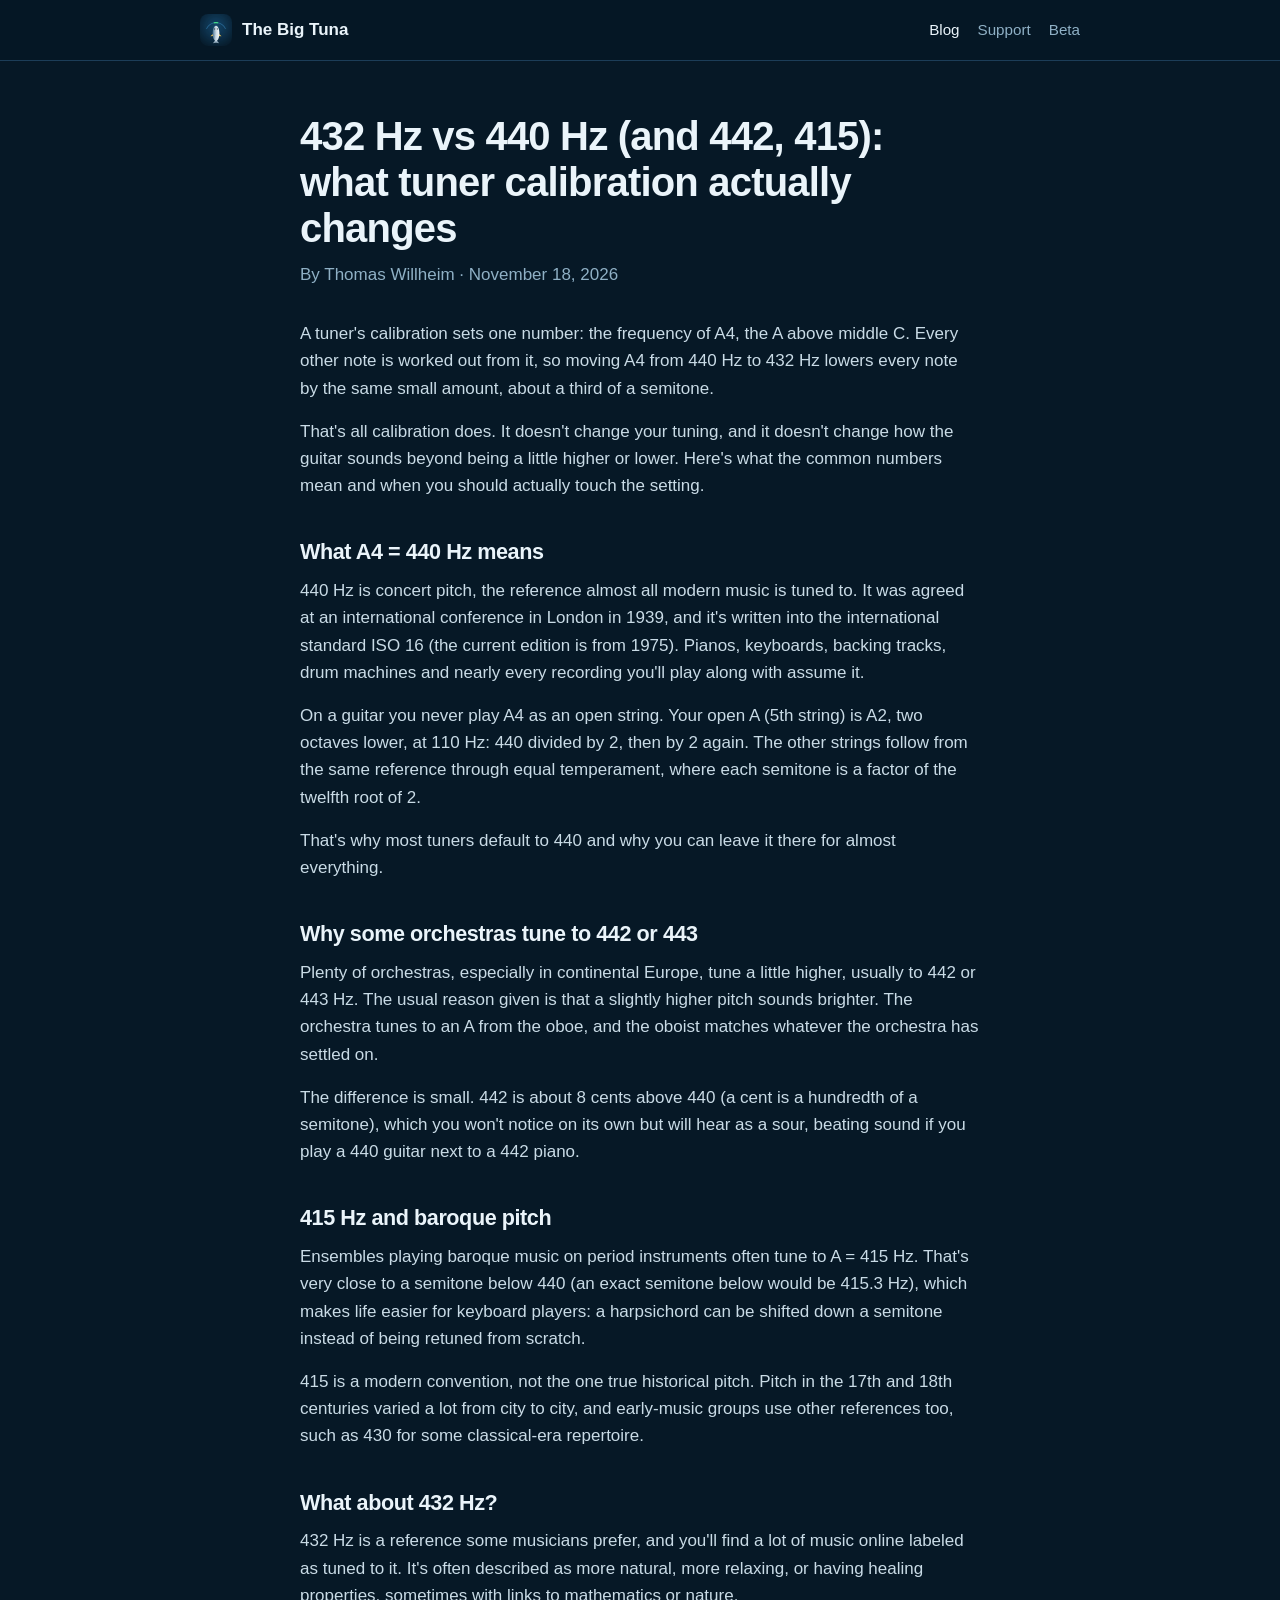
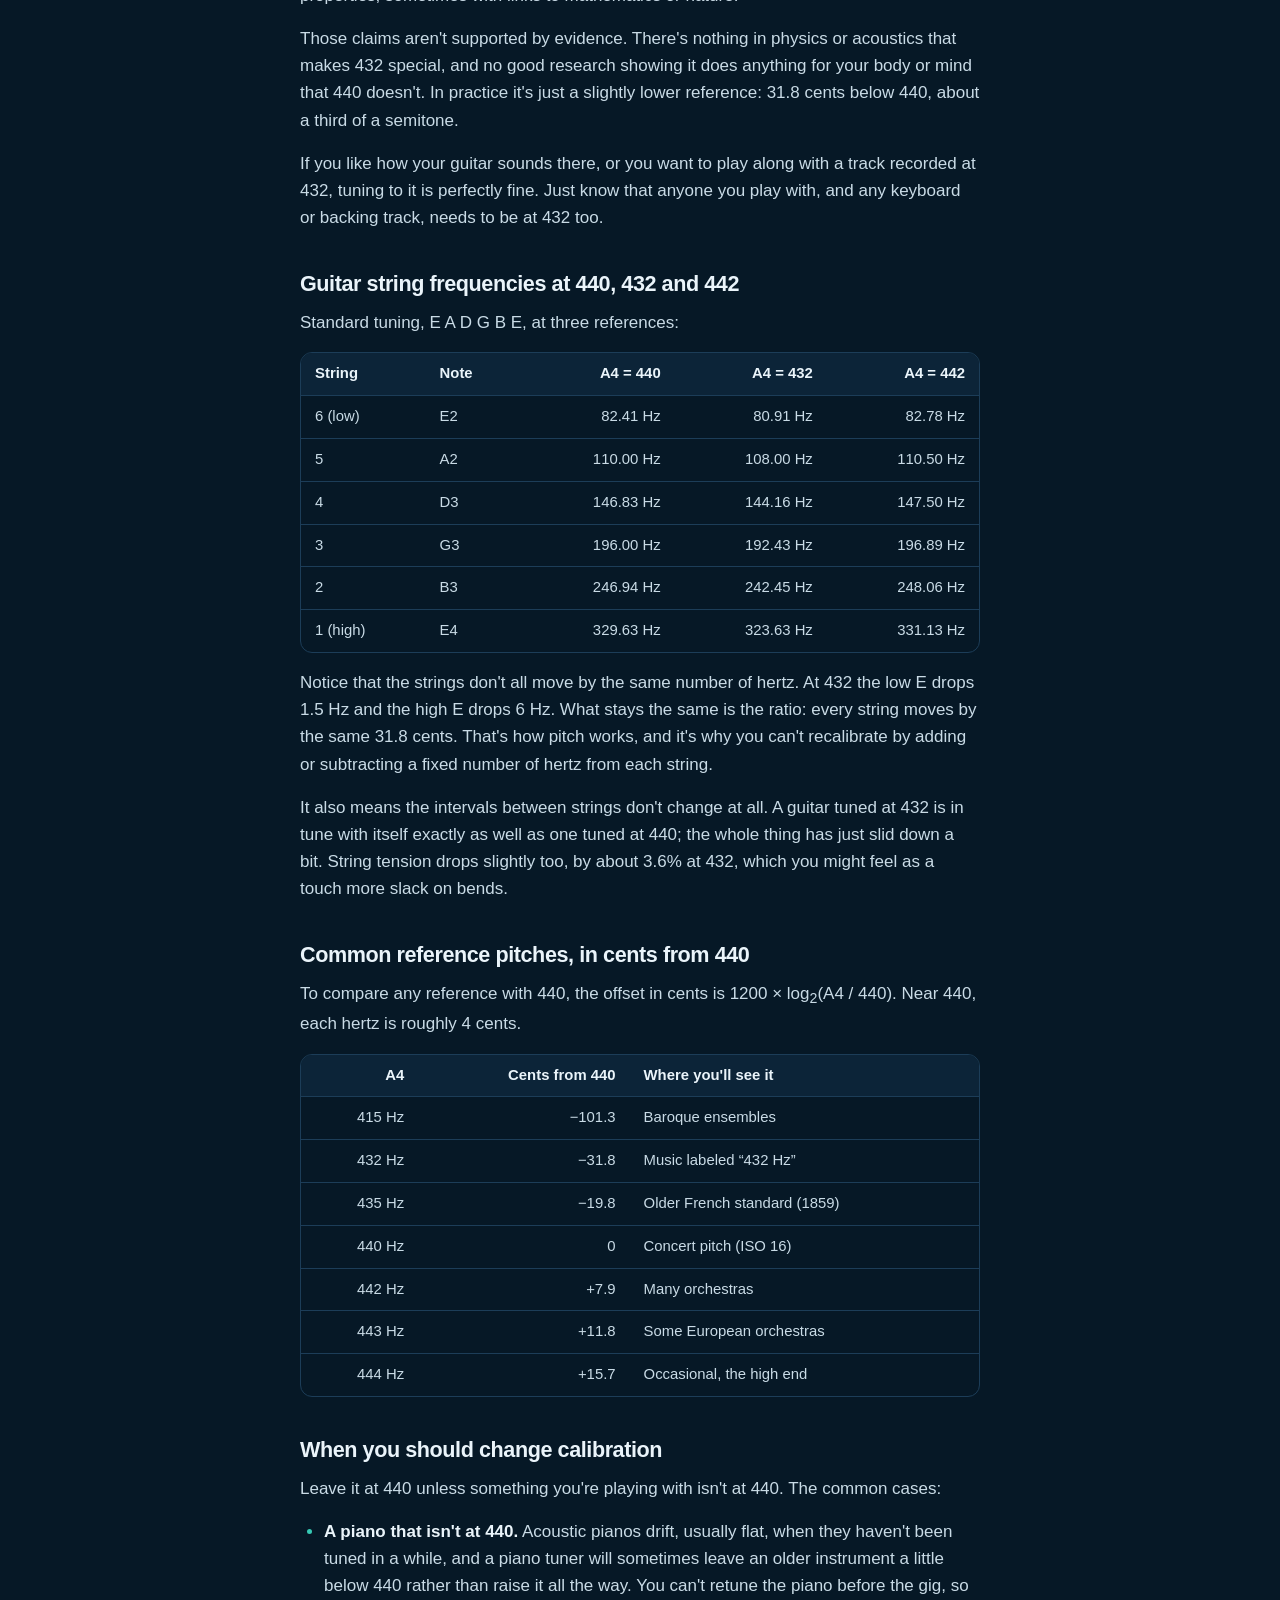
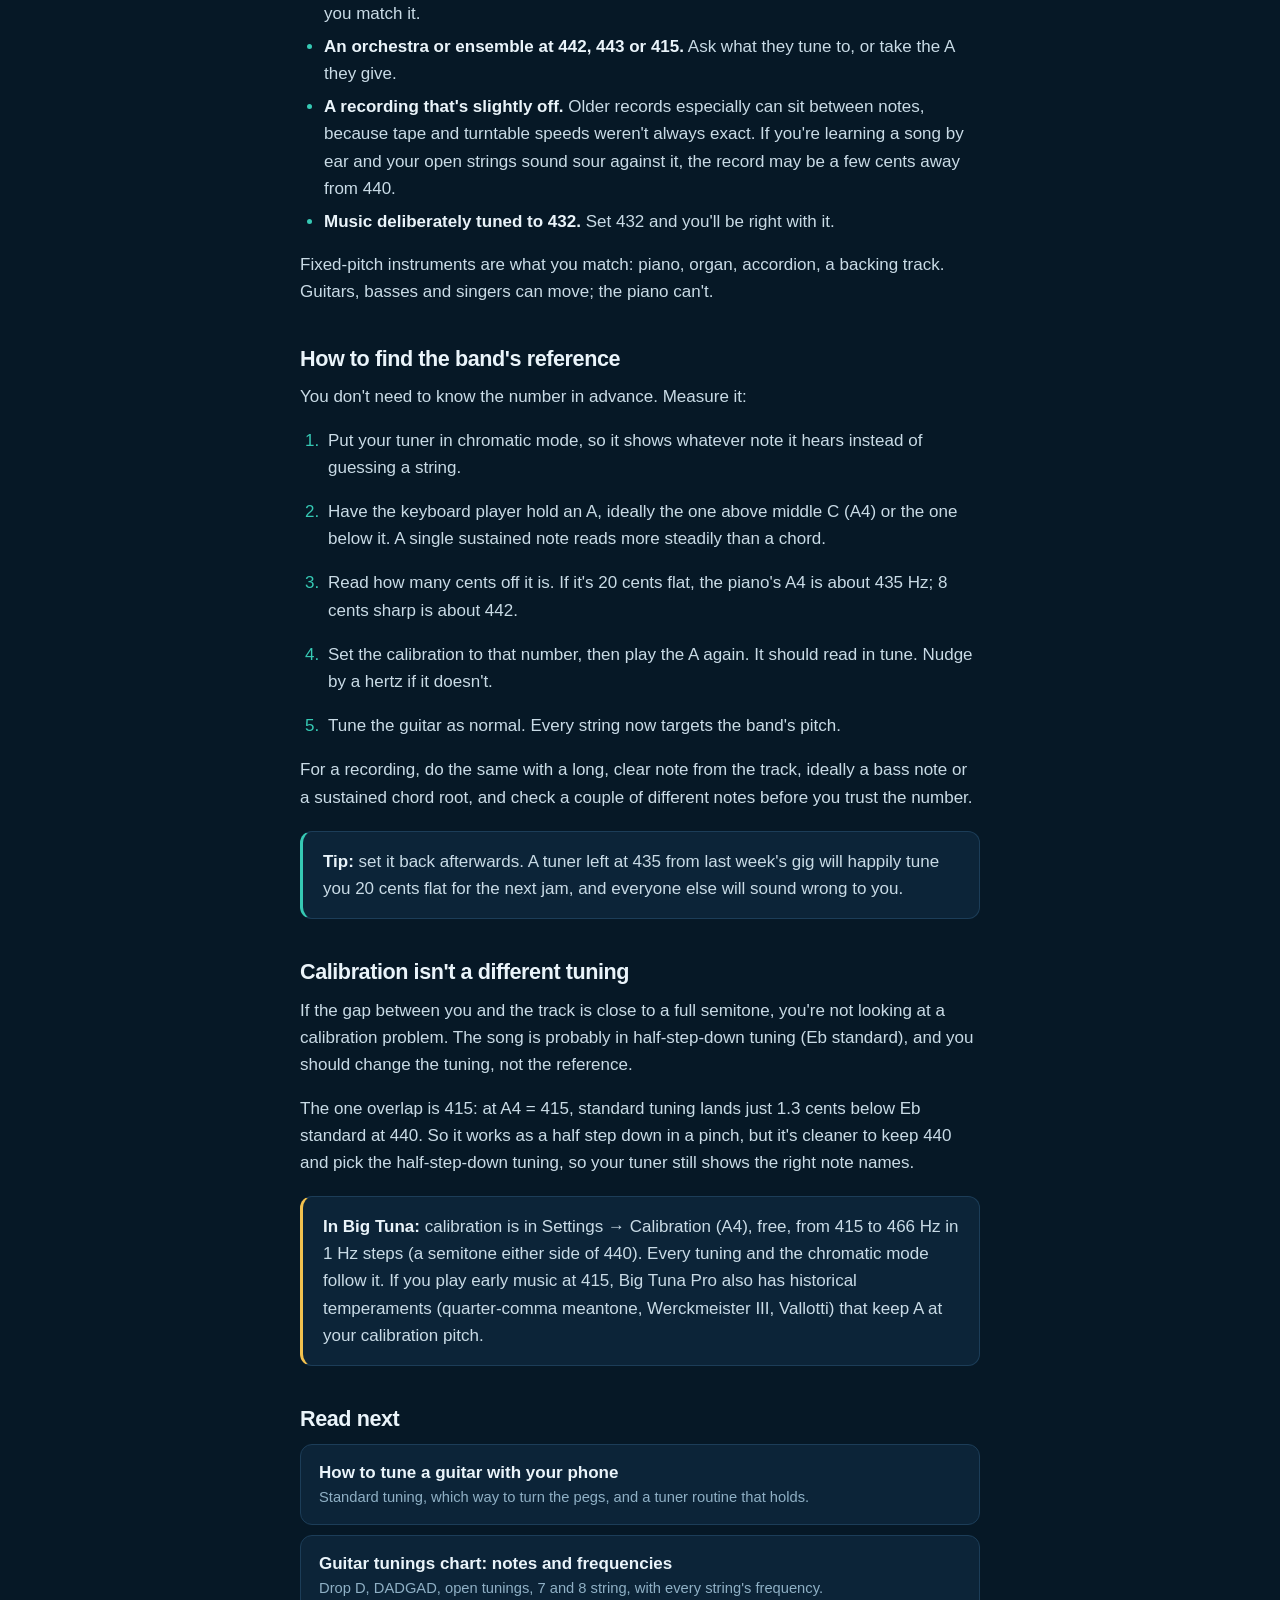
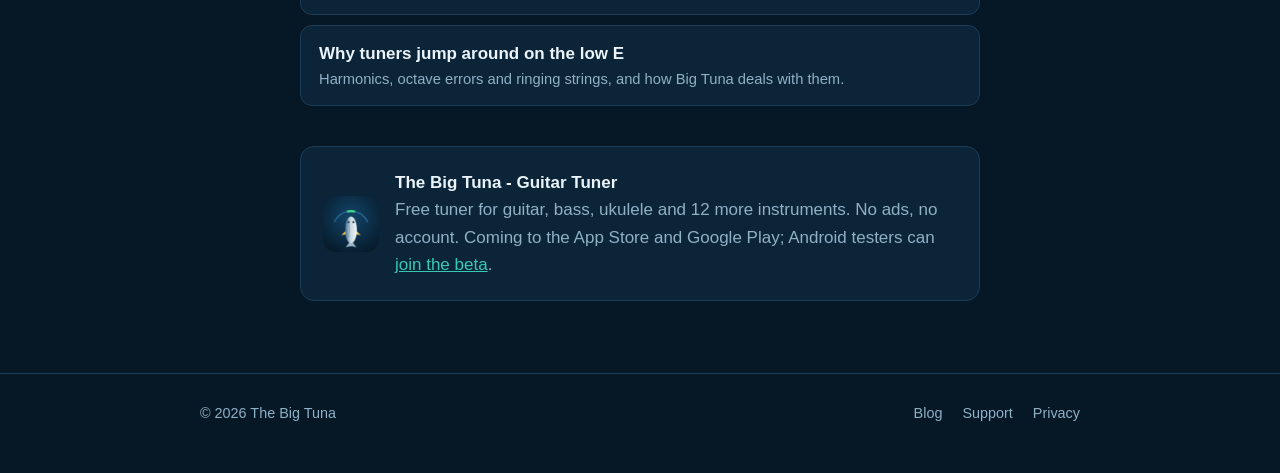
<file: blog/432-hz-vs-440-hz/index.html>
<!doctype html>
<html lang="en">
<head>
  <meta charset="utf-8">
  <meta name="viewport" content="width=device-width, initial-scale=1">
  <title>432 Hz vs 440 Hz: What Tuner Calibration Changes | The Big Tuna</title>
  <meta name="description" content="432 Hz vs 440 Hz, plus 442 and 415: what A4 calibration means, why orchestras and baroque groups differ, and guitar string frequencies at each reference.">
  <link rel="canonical" href="https://tnrich.github.io/big-tuna-site/blog/432-hz-vs-440-hz/">
  <meta name="theme-color" content="#061826">
  <meta name="author" content="Thomas Willheim">
  <meta property="og:type" content="article">
  <meta property="og:site_name" content="The Big Tuna">
  <meta property="og:url" content="https://tnrich.github.io/big-tuna-site/blog/432-hz-vs-440-hz/">
  <meta property="og:title" content="432 Hz vs 440 Hz: what tuner calibration changes">
  <meta property="og:description" content="What A4 = 440 means, why some groups tune to 442, 415 or 432, and when you should change your tuner's calibration.">
  <meta property="og:image" content="https://tnrich.github.io/big-tuna-site/img/og.png">
  <meta property="article:published_time" content="2026-11-18">
  <meta name="twitter:card" content="summary_large_image">
  <link rel="icon" href="../../img/favicon.png">
  <link rel="stylesheet" href="../../style.css?v=20eb42f7">
  <script type="application/ld+json">
  {
    "@context": "https://schema.org",
    "@type": "BlogPosting",
    "headline": "432 Hz vs 440 Hz (and 442, 415): what tuner calibration actually changes",
    "description": "432 Hz vs 440 Hz, plus 442 and 415: what A4 calibration means, why orchestras and baroque groups differ, and guitar string frequencies at each reference.",
    "url": "https://tnrich.github.io/big-tuna-site/blog/432-hz-vs-440-hz/",
    "mainEntityOfPage": "https://tnrich.github.io/big-tuna-site/blog/432-hz-vs-440-hz/",
    "datePublished": "2026-11-18",
    "dateModified": "2026-11-18",
    "image": "https://tnrich.github.io/big-tuna-site/img/og.png",
    "author": { "@type": "Person", "name": "Thomas Willheim", "url": "https://tnrich.github.io/big-tuna-site/" },
    "publisher": { "@type": "Organization", "name": "The Big Tuna", "logo": { "@type": "ImageObject", "url": "https://tnrich.github.io/big-tuna-site/img/icon.png" } }
  }
  </script>
</head>
<body>

<nav>
  <div class="wrap">
    <a class="brand" href="../../"><img src="../../img/icon.png" alt=""><span>The Big Tuna</span></a>
    <a class="link" href="../" aria-current="page">Blog</a>
    <a class="link" href="../../support/">Support</a>
    <a class="link" href="../../beta/">Beta</a>
  </div>
</nav>

<main class="wrap narrow prose">
  <h1>432 Hz vs 440 Hz (and 442, 415): what tuner calibration actually changes</h1>
  <p class="meta">By Thomas Willheim &middot; November 18, 2026</p>

  <p>A tuner's calibration sets one number: the frequency of A4, the A above middle C. Every other note is worked out from it, so moving A4 from 440 Hz to 432 Hz lowers every note by the same small amount, about a third of a semitone.</p>

  <p>That's all calibration does. It doesn't change your tuning, and it doesn't change how the guitar sounds beyond being a little higher or lower. Here's what the common numbers mean and when you should actually touch the setting.</p>

  <h2>What A4 = 440 Hz means</h2>
  <p>440 Hz is concert pitch, the reference almost all modern music is tuned to. It was agreed at an international conference in London in 1939, and it's written into the international standard ISO 16 (the current edition is from 1975). Pianos, keyboards, backing tracks, drum machines and nearly every recording you'll play along with assume it.</p>
  <p>On a guitar you never play A4 as an open string. Your open A (5th string) is A2, two octaves lower, at 110 Hz: 440 divided by 2, then by 2 again. The other strings follow from the same reference through equal temperament, where each semitone is a factor of the twelfth root of 2.</p>
  <p>That's why most tuners default to 440 and why you can leave it there for almost everything.</p>

  <h2>Why some orchestras tune to 442 or 443</h2>
  <p>Plenty of orchestras, especially in continental Europe, tune a little higher, usually to 442 or 443 Hz. The usual reason given is that a slightly higher pitch sounds brighter. The orchestra tunes to an A from the oboe, and the oboist matches whatever the orchestra has settled on.</p>
  <p>The difference is small. 442 is about 8 cents above 440 (a cent is a hundredth of a semitone), which you won't notice on its own but will hear as a sour, beating sound if you play a 440 guitar next to a 442 piano.</p>

  <h2>415 Hz and baroque pitch</h2>
  <p>Ensembles playing baroque music on period instruments often tune to A = 415 Hz. That's very close to a semitone below 440 (an exact semitone below would be 415.3 Hz), which makes life easier for keyboard players: a harpsichord can be shifted down a semitone instead of being retuned from scratch.</p>
  <p>415 is a modern convention, not the one true historical pitch. Pitch in the 17th and 18th centuries varied a lot from city to city, and early-music groups use other references too, such as 430 for some classical-era repertoire.</p>

  <h2>What about 432 Hz?</h2>
  <p>432 Hz is a reference some musicians prefer, and you'll find a lot of music online labeled as tuned to it. It's often described as more natural, more relaxing, or having healing properties, sometimes with links to mathematics or nature.</p>
  <p>Those claims aren't supported by evidence. There's nothing in physics or acoustics that makes 432 special, and no good research showing it does anything for your body or mind that 440 doesn't. In practice it's just a slightly lower reference: 31.8 cents below 440, about a third of a semitone.</p>
  <p>If you like how your guitar sounds there, or you want to play along with a track recorded at 432, tuning to it is perfectly fine. Just know that anyone you play with, and any keyboard or backing track, needs to be at 432 too.</p>

  <h2>Guitar string frequencies at 440, 432 and 442</h2>
  <p>Standard tuning, E A D G B E, at three references:</p>

  <div class="table-wrap"><table>
    <thead><tr><th scope="col">String</th><th scope="col">Note</th><th scope="col" class="num">A4 = 440</th><th scope="col" class="num">A4 = 432</th><th scope="col" class="num">A4 = 442</th></tr></thead>
    <tbody>
      <tr><td>6 (low)</td><td>E2</td><td class="num">82.41 Hz</td><td class="num">80.91 Hz</td><td class="num">82.78 Hz</td></tr>
      <tr><td>5</td><td>A2</td><td class="num">110.00 Hz</td><td class="num">108.00 Hz</td><td class="num">110.50 Hz</td></tr>
      <tr><td>4</td><td>D3</td><td class="num">146.83 Hz</td><td class="num">144.16 Hz</td><td class="num">147.50 Hz</td></tr>
      <tr><td>3</td><td>G3</td><td class="num">196.00 Hz</td><td class="num">192.43 Hz</td><td class="num">196.89 Hz</td></tr>
      <tr><td>2</td><td>B3</td><td class="num">246.94 Hz</td><td class="num">242.45 Hz</td><td class="num">248.06 Hz</td></tr>
      <tr><td>1 (high)</td><td>E4</td><td class="num">329.63 Hz</td><td class="num">323.63 Hz</td><td class="num">331.13 Hz</td></tr>
    </tbody>
  </table></div>

  <p>Notice that the strings don't all move by the same number of hertz. At 432 the low E drops 1.5 Hz and the high E drops 6 Hz. What stays the same is the ratio: every string moves by the same 31.8 cents. That's how pitch works, and it's why you can't recalibrate by adding or subtracting a fixed number of hertz from each string.</p>
  <p>It also means the intervals between strings don't change at all. A guitar tuned at 432 is in tune with itself exactly as well as one tuned at 440; the whole thing has just slid down a bit. String tension drops slightly too, by about 3.6% at 432, which you might feel as a touch more slack on bends.</p>

  <h2>Common reference pitches, in cents from 440</h2>
  <p>To compare any reference with 440, the offset in cents is 1200 &times; log<sub>2</sub>(A4 / 440). Near 440, each hertz is roughly 4 cents.</p>

  <div class="table-wrap"><table>
    <thead><tr><th scope="col" class="num">A4</th><th scope="col" class="num">Cents from 440</th><th scope="col">Where you'll see it</th></tr></thead>
    <tbody>
      <tr><td class="num">415 Hz</td><td class="num">&minus;101.3</td><td>Baroque ensembles</td></tr>
      <tr><td class="num">432 Hz</td><td class="num">&minus;31.8</td><td>Music labeled &ldquo;432 Hz&rdquo;</td></tr>
      <tr><td class="num">435 Hz</td><td class="num">&minus;19.8</td><td>Older French standard (1859)</td></tr>
      <tr><td class="num">440 Hz</td><td class="num">0</td><td>Concert pitch (ISO 16)</td></tr>
      <tr><td class="num">442 Hz</td><td class="num">+7.9</td><td>Many orchestras</td></tr>
      <tr><td class="num">443 Hz</td><td class="num">+11.8</td><td>Some European orchestras</td></tr>
      <tr><td class="num">444 Hz</td><td class="num">+15.7</td><td>Occasional, the high end</td></tr>
    </tbody>
  </table></div>

  <h2>When you should change calibration</h2>
  <p>Leave it at 440 unless something you're playing with isn't at 440. The common cases:</p>
  <ul>
    <li><strong>A piano that isn't at 440.</strong> Acoustic pianos drift, usually flat, when they haven't been tuned in a while, and a piano tuner will sometimes leave an older instrument a little below 440 rather than raise it all the way. You can't retune the piano before the gig, so you match it.</li>
    <li><strong>An orchestra or ensemble at 442, 443 or 415.</strong> Ask what they tune to, or take the A they give.</li>
    <li><strong>A recording that's slightly off.</strong> Older records especially can sit between notes, because tape and turntable speeds weren't always exact. If you're learning a song by ear and your open strings sound sour against it, the record may be a few cents away from 440.</li>
    <li><strong>Music deliberately tuned to 432.</strong> Set 432 and you'll be right with it.</li>
  </ul>
  <p>Fixed-pitch instruments are what you match: piano, organ, accordion, a backing track. Guitars, basses and singers can move; the piano can't.</p>

  <h2>How to find the band's reference</h2>
  <p>You don't need to know the number in advance. Measure it:</p>
  <ol class="steps-list">
    <li>Put your tuner in chromatic mode, so it shows whatever note it hears instead of guessing a string.</li>
    <li>Have the keyboard player hold an A, ideally the one above middle C (A4) or the one below it. A single sustained note reads more steadily than a chord.</li>
    <li>Read how many cents off it is. If it's 20 cents flat, the piano's A4 is about 435 Hz; 8 cents sharp is about 442.</li>
    <li>Set the calibration to that number, then play the A again. It should read in tune. Nudge by a hertz if it doesn't.</li>
    <li>Tune the guitar as normal. Every string now targets the band's pitch.</li>
  </ol>
  <p>For a recording, do the same with a long, clear note from the track, ideally a bass note or a sustained chord root, and check a couple of different notes before you trust the number.</p>

  <div class="callout"><p><strong>Tip:</strong> set it back afterwards. A tuner left at 435 from last week's gig will happily tune you 20 cents flat for the next jam, and everyone else will sound wrong to you.</p></div>

  <h2>Calibration isn't a different tuning</h2>
  <p>If the gap between you and the track is close to a full semitone, you're not looking at a calibration problem. The song is probably in half-step-down tuning (Eb standard), and you should change the tuning, not the reference.</p>
  <p>The one overlap is 415: at A4 = 415, standard tuning lands just 1.3 cents below Eb standard at 440. So it works as a half step down in a pinch, but it's cleaner to keep 440 and pick the half-step-down tuning, so your tuner still shows the right note names.</p>

  <div class="callout app"><p><strong>In Big Tuna:</strong> calibration is in Settings &rarr; Calibration (A4), free, from 415 to 466 Hz in 1 Hz steps (a semitone either side of 440). Every tuning and the chromatic mode follow it. If you play early music at 415, Big Tuna Pro also has historical temperaments (quarter-comma meantone, Werckmeister III, Vallotti) that keep A at your calibration pitch.</p></div>

  <h2>Read next</h2>
  <div class="readnext">
    <a href="../how-to-tune-a-guitar-with-your-phone/">How to tune a guitar with your phone<span>Standard tuning, which way to turn the pegs, and a tuner routine that holds.</span></a>
    <a href="../guitar-tunings-chart/">Guitar tunings chart: notes and frequencies<span>Drop D, DADGAD, open tunings, 7 and 8 string, with every string's frequency.</span></a>
    <a href="../why-guitar-tuners-jump-around/">Why tuners jump around on the low E<span>Harmonics, octave errors and ringing strings, and how Big Tuna deals with them.</span></a>
  </div>

  <div class="post-cta">
    <img src="../../img/icon.png" alt="">
    <p><strong>The Big Tuna - Guitar Tuner</strong>Free tuner for guitar, bass, ukulele and 12 more instruments. No ads, no account. Coming to the App Store and Google Play; Android testers can <a href="../../beta/">join the beta</a>.</p>
  </div>
</main>

<footer>
  <div class="wrap">
    <span>© 2026 The Big Tuna</span>
    <a href="../">Blog</a>
    <a href="../../support/">Support</a>
    <a href="../../privacy/">Privacy</a>
  </div>
</footer>
</body>
</html>
</file>
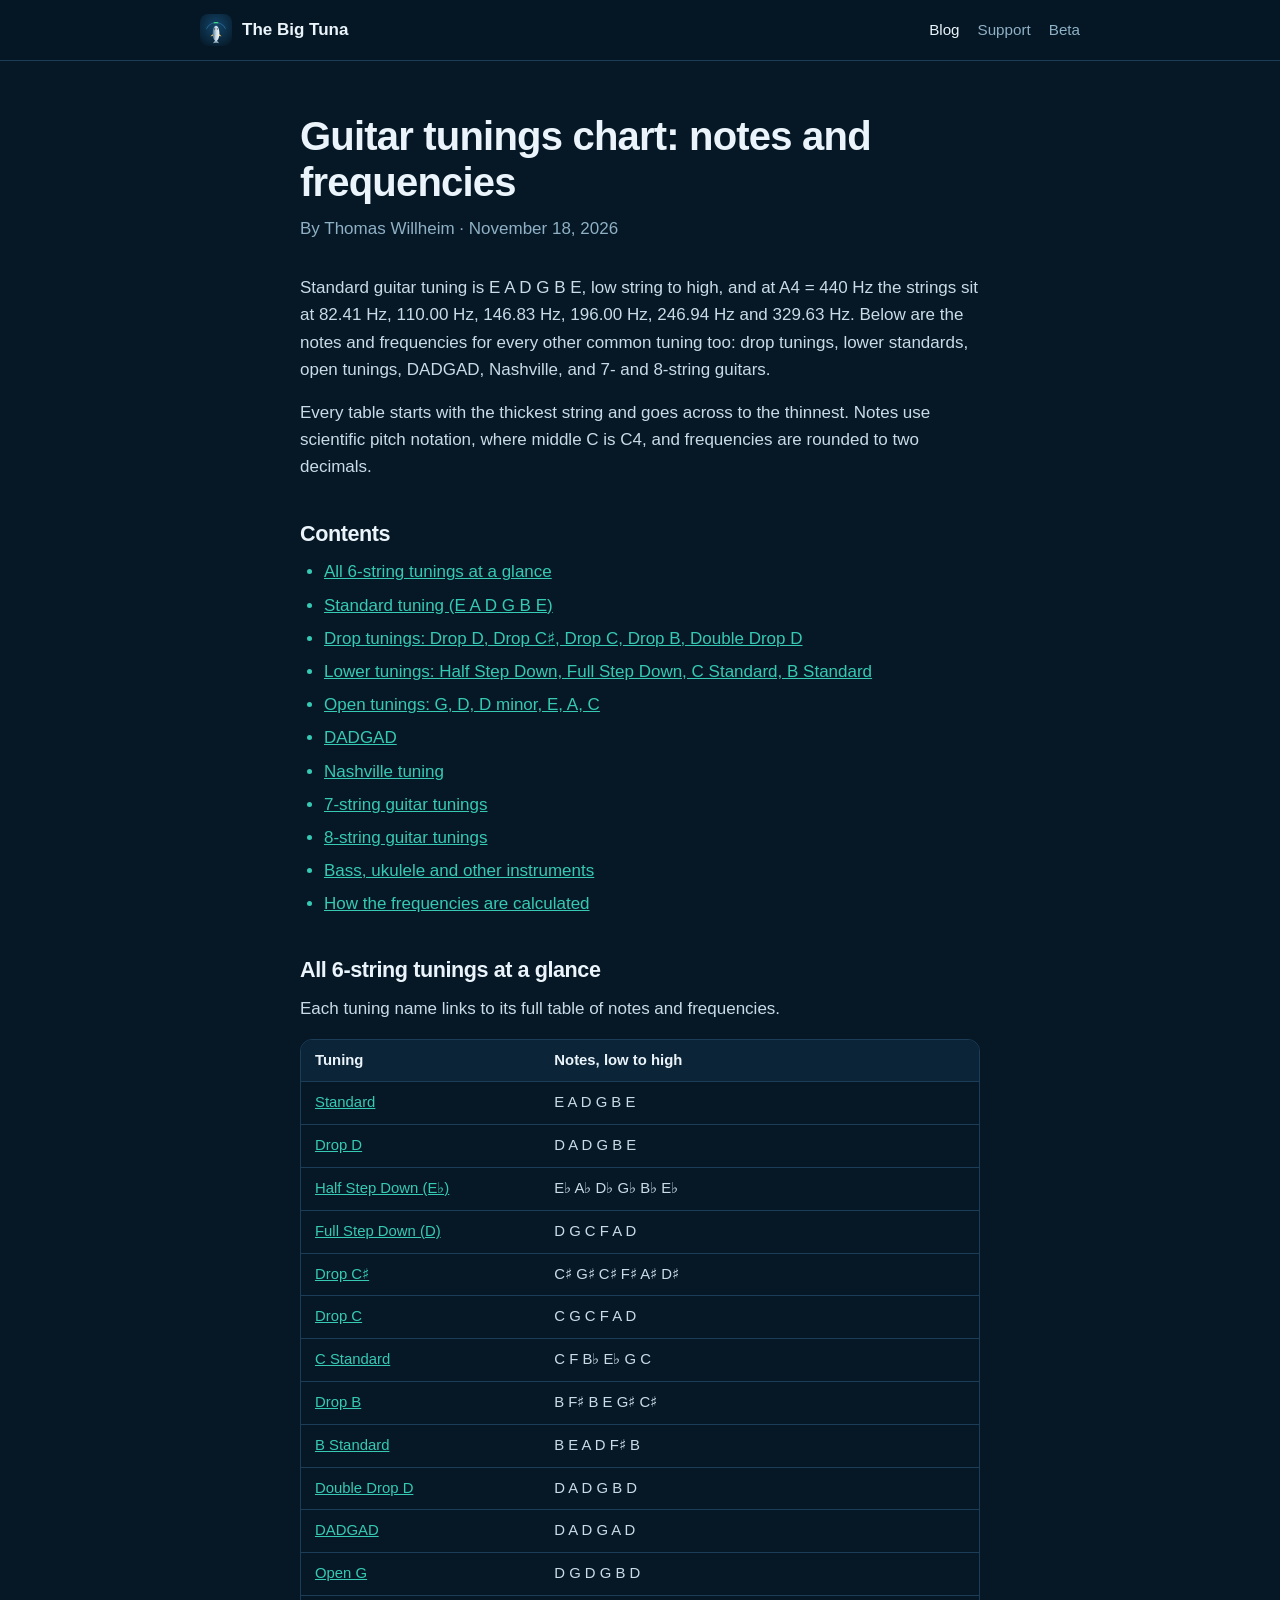
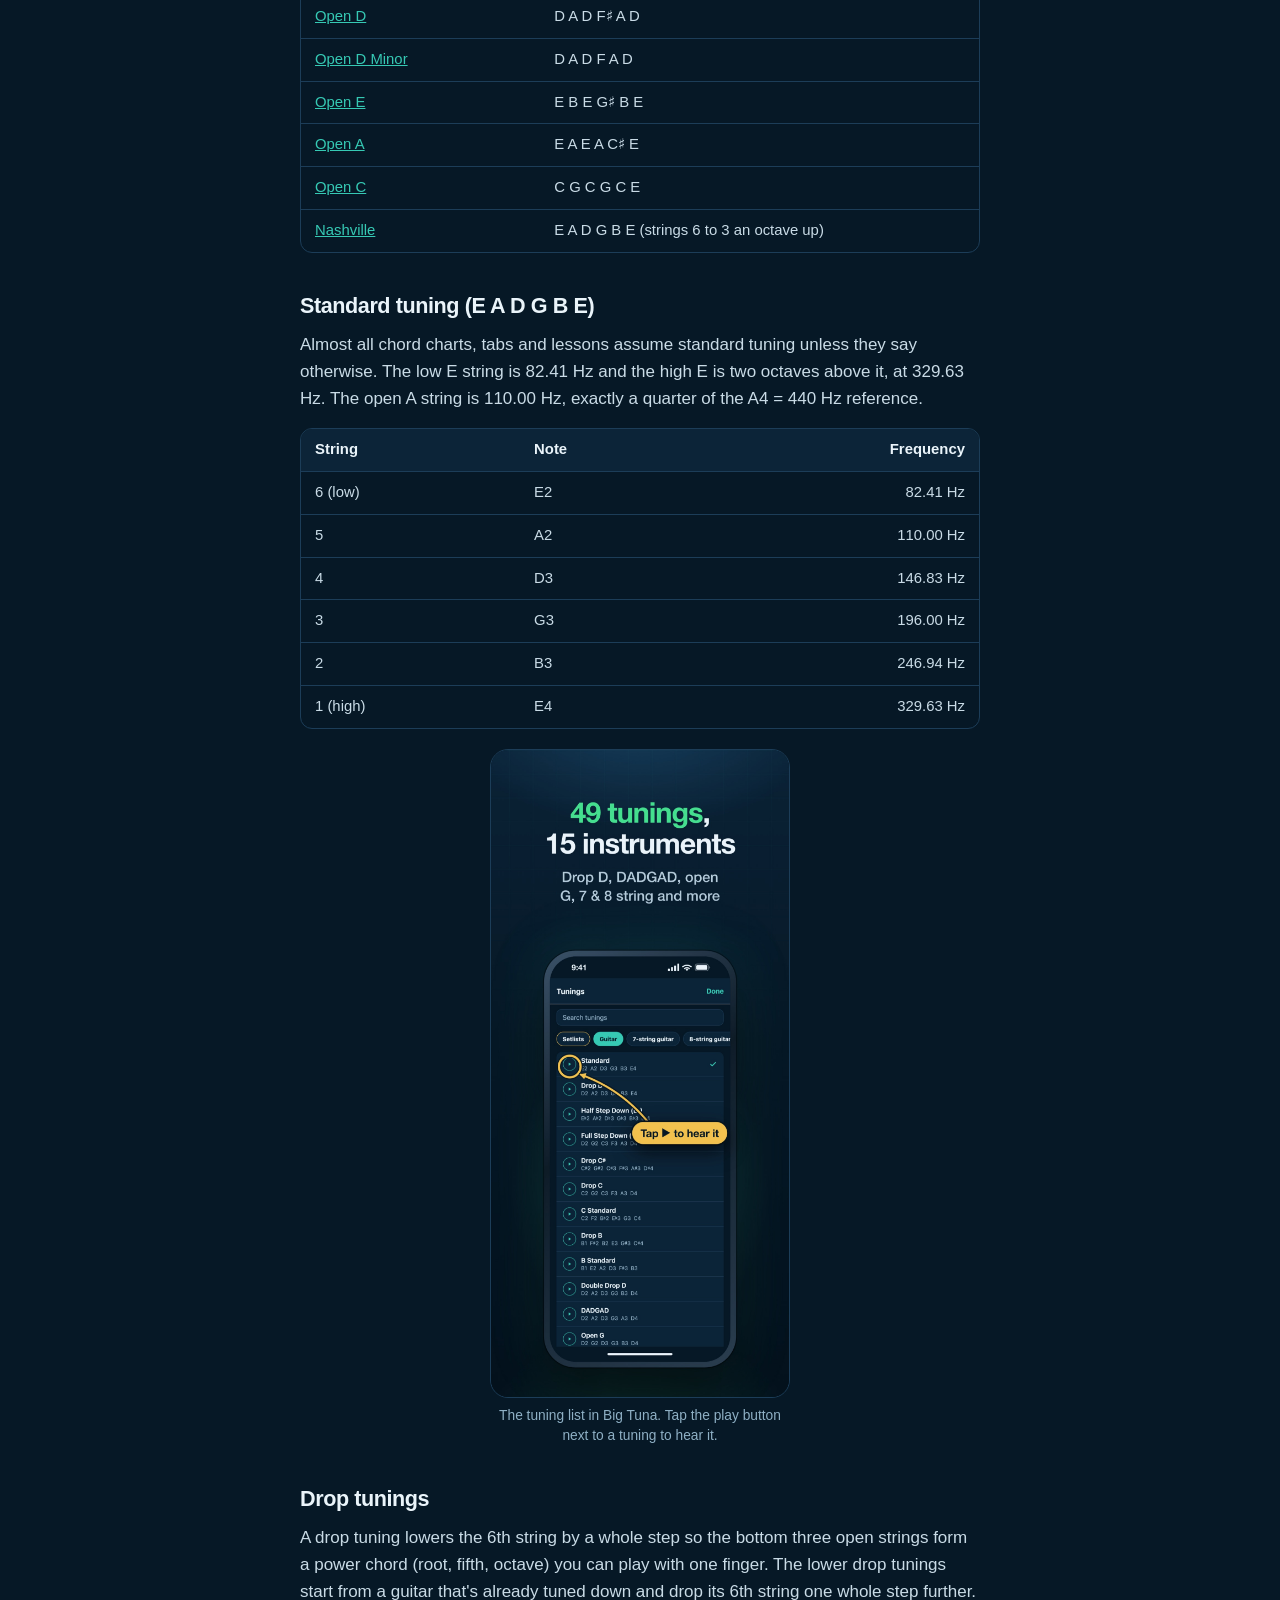
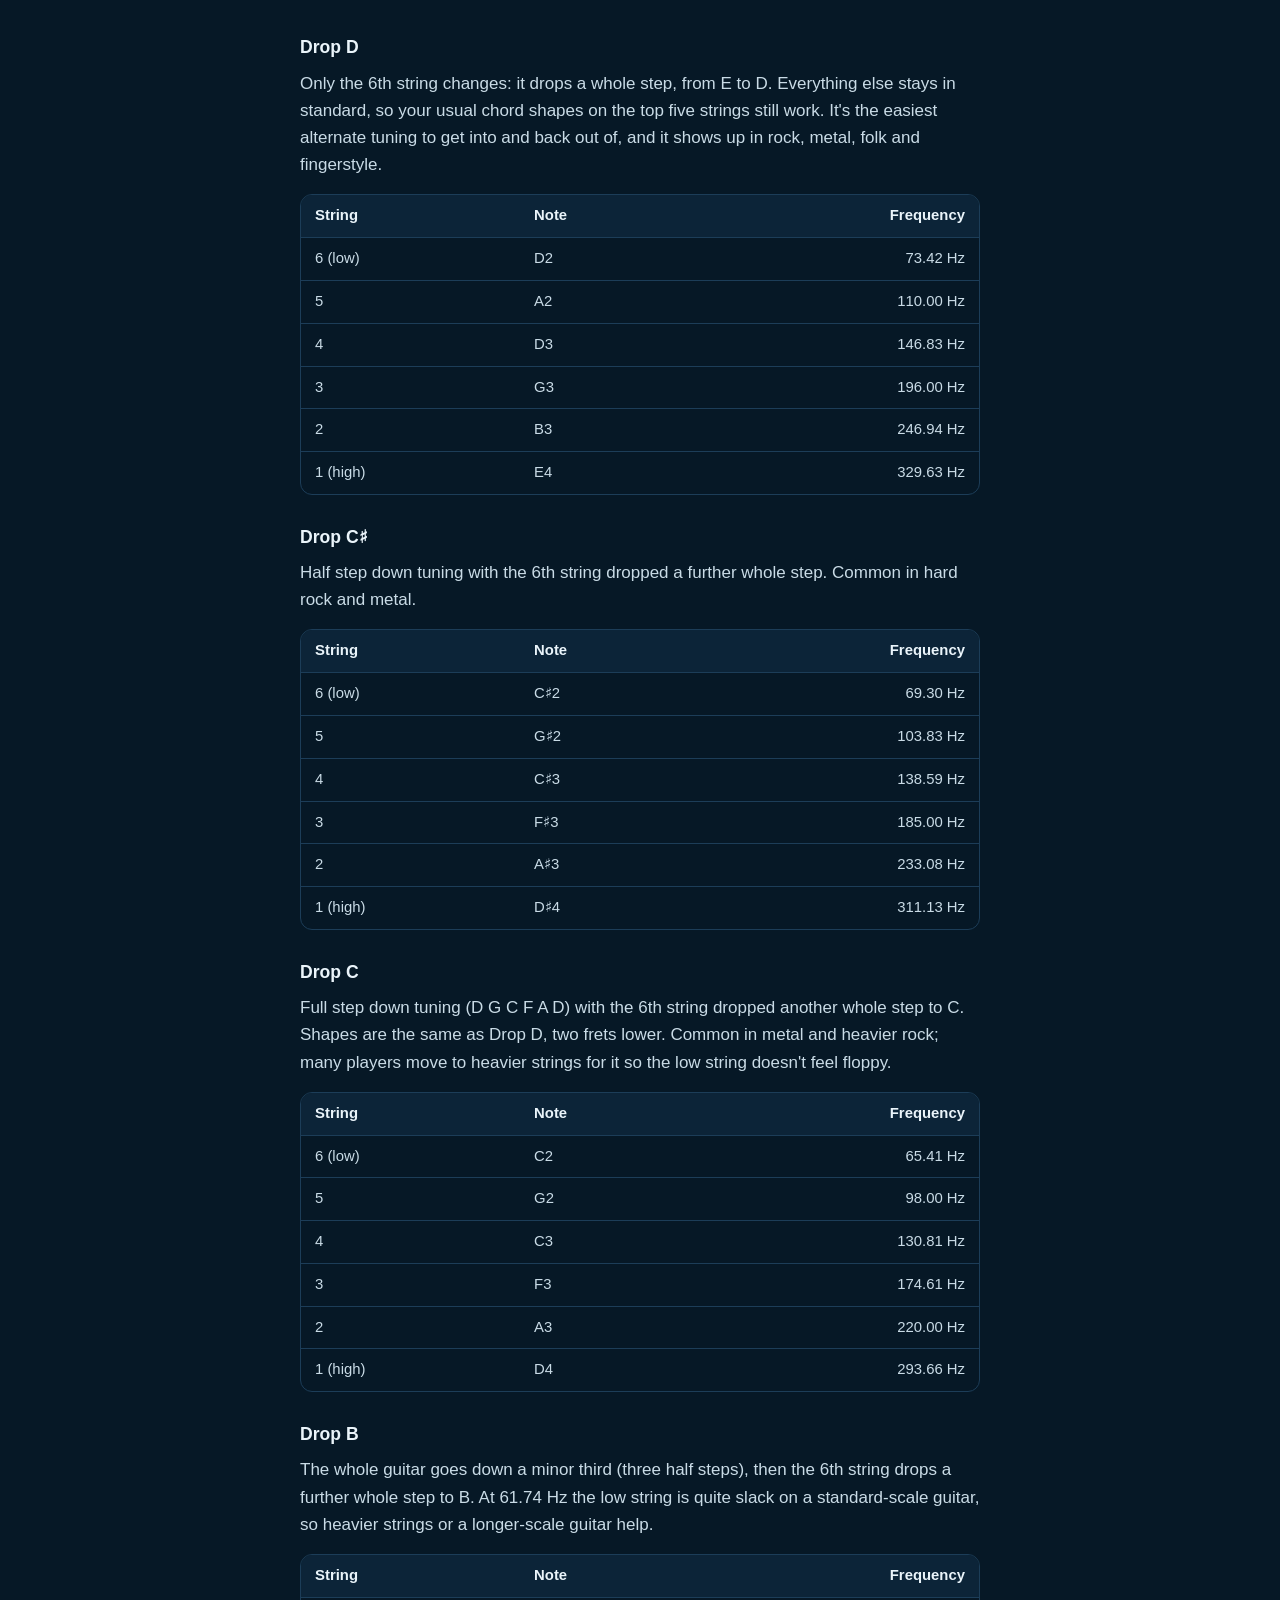
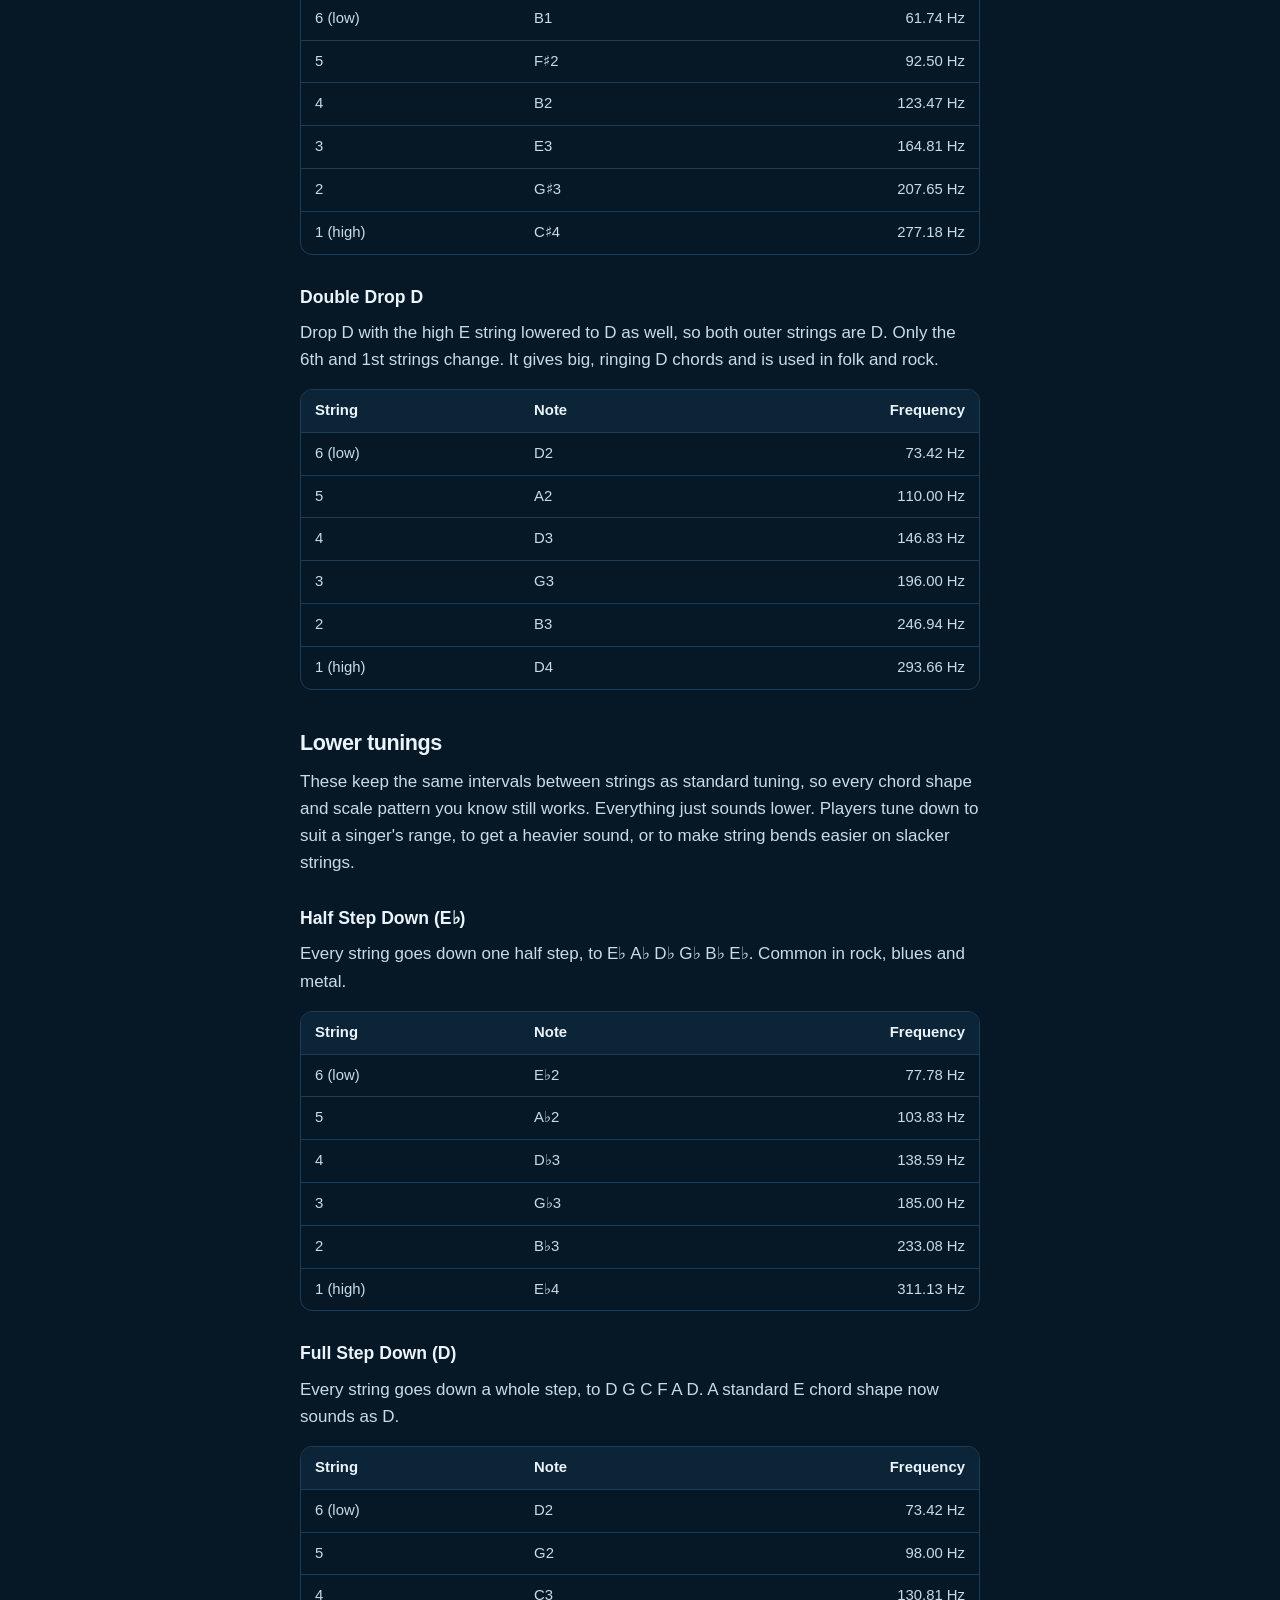
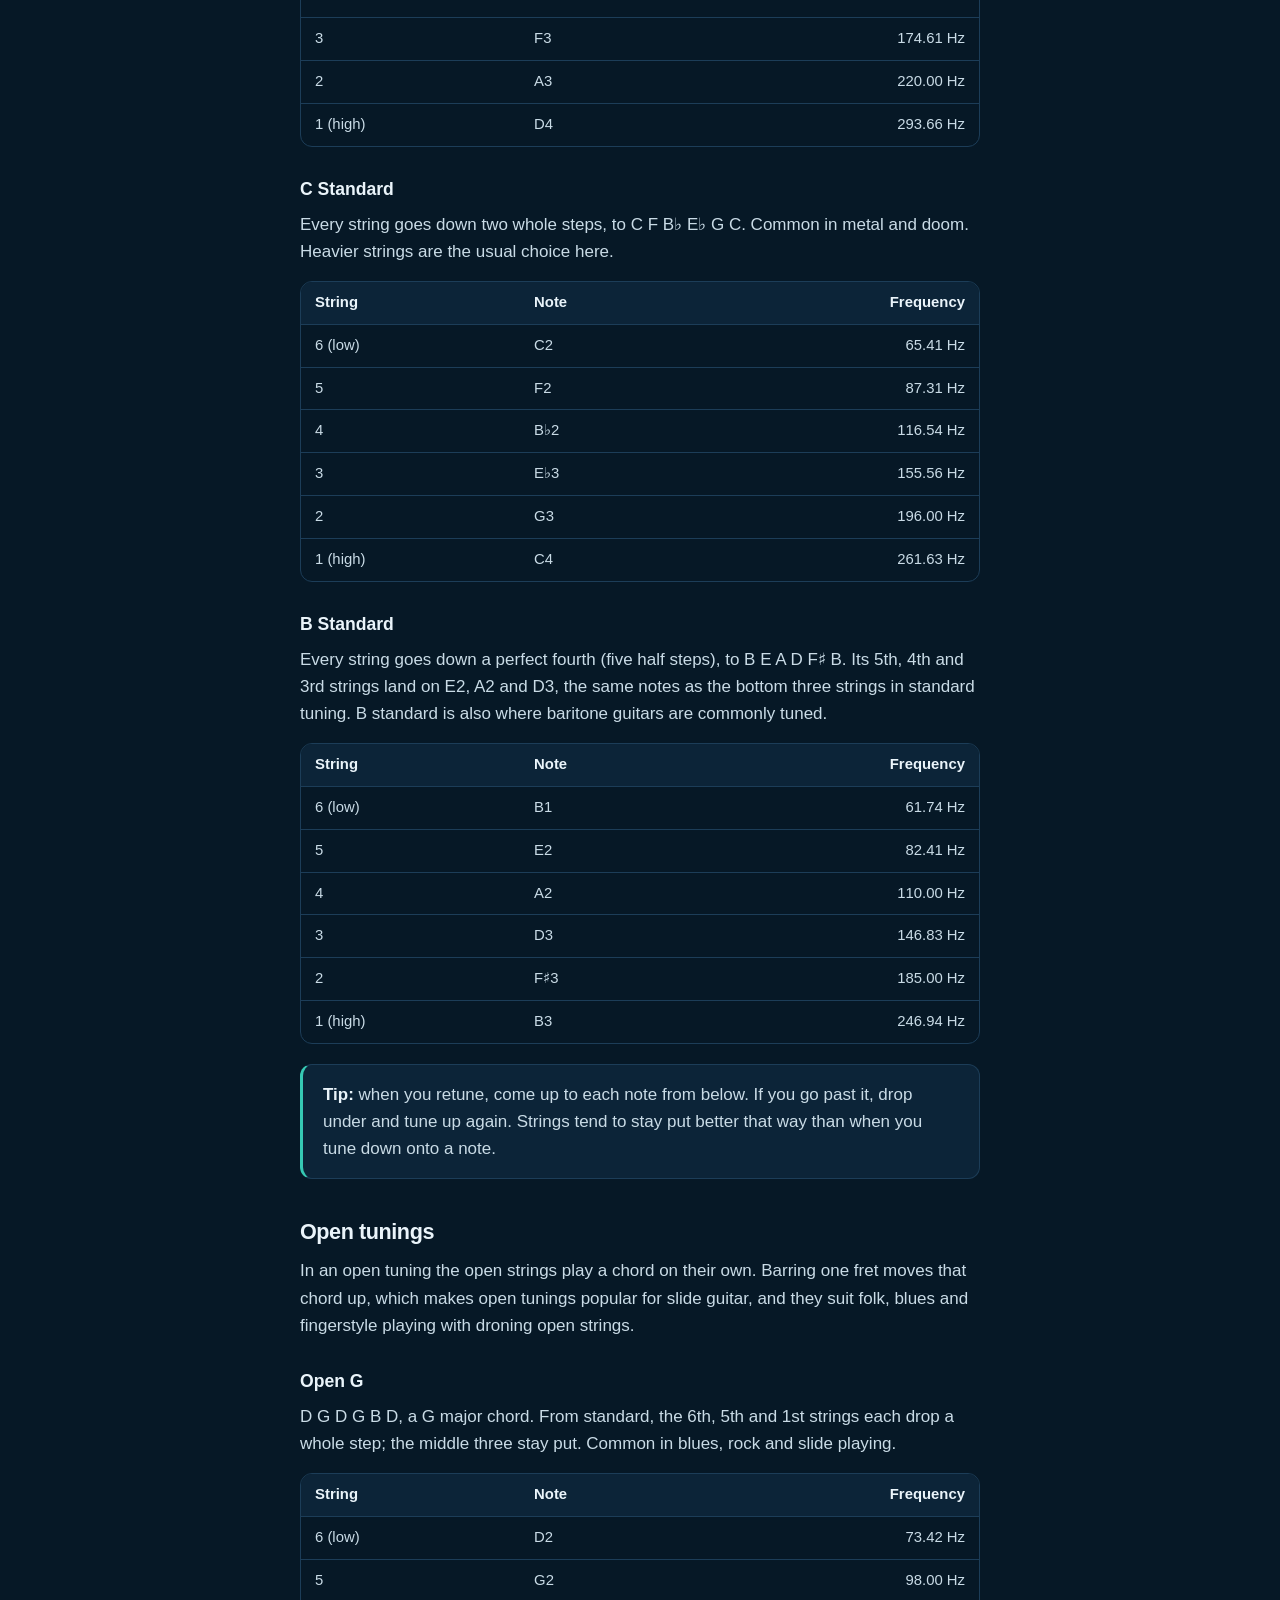
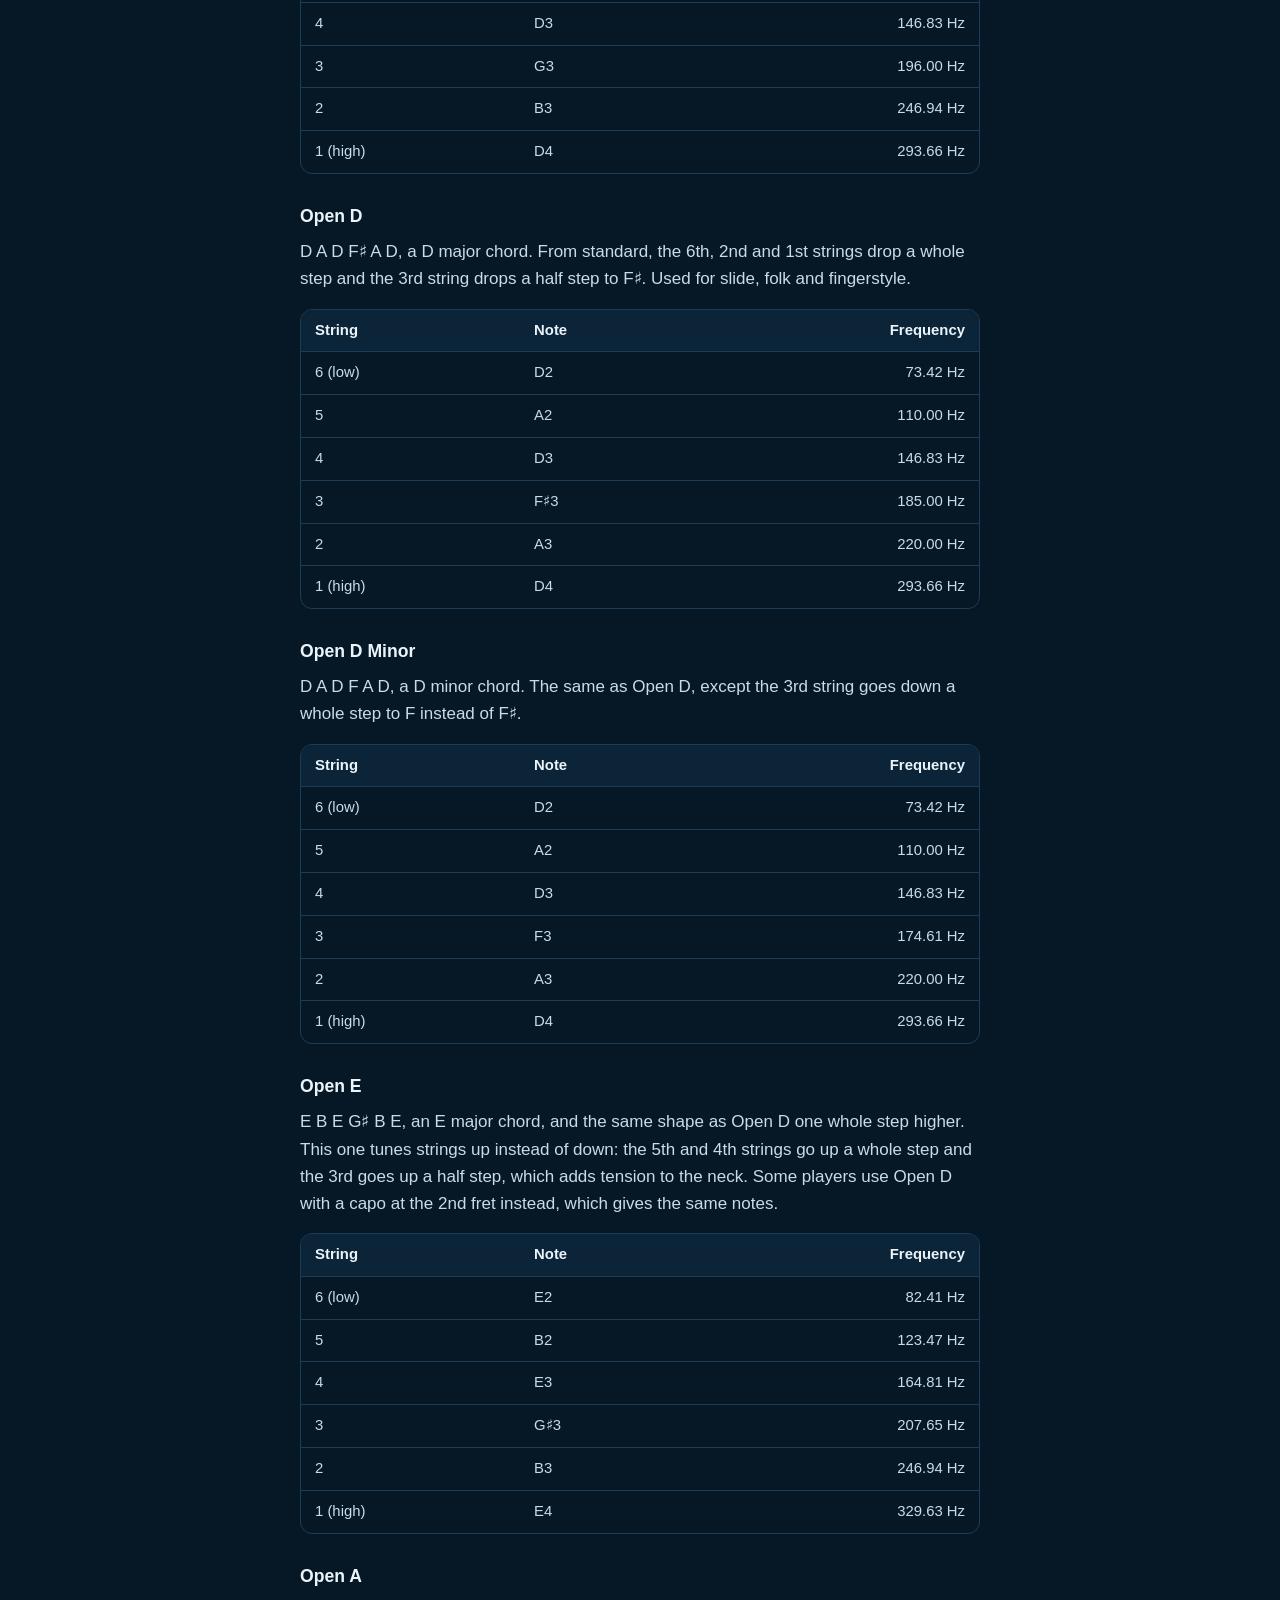
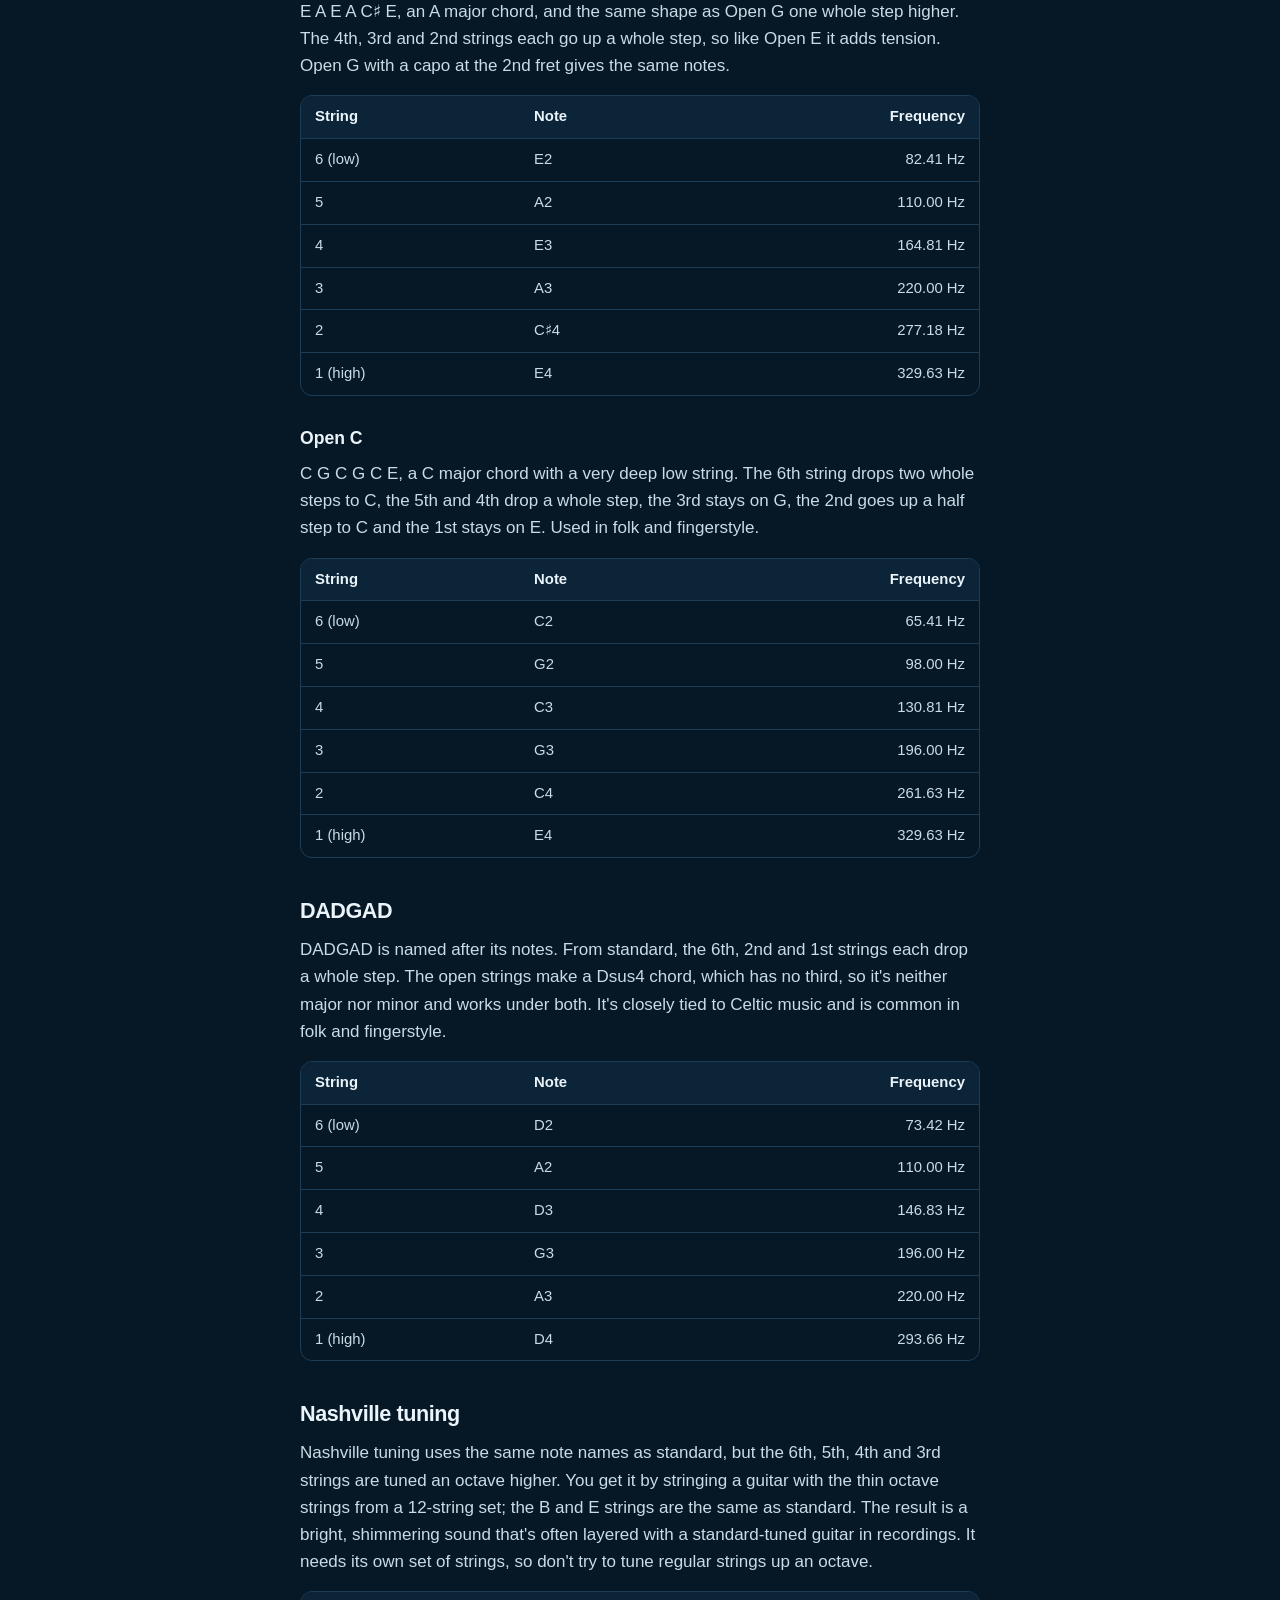
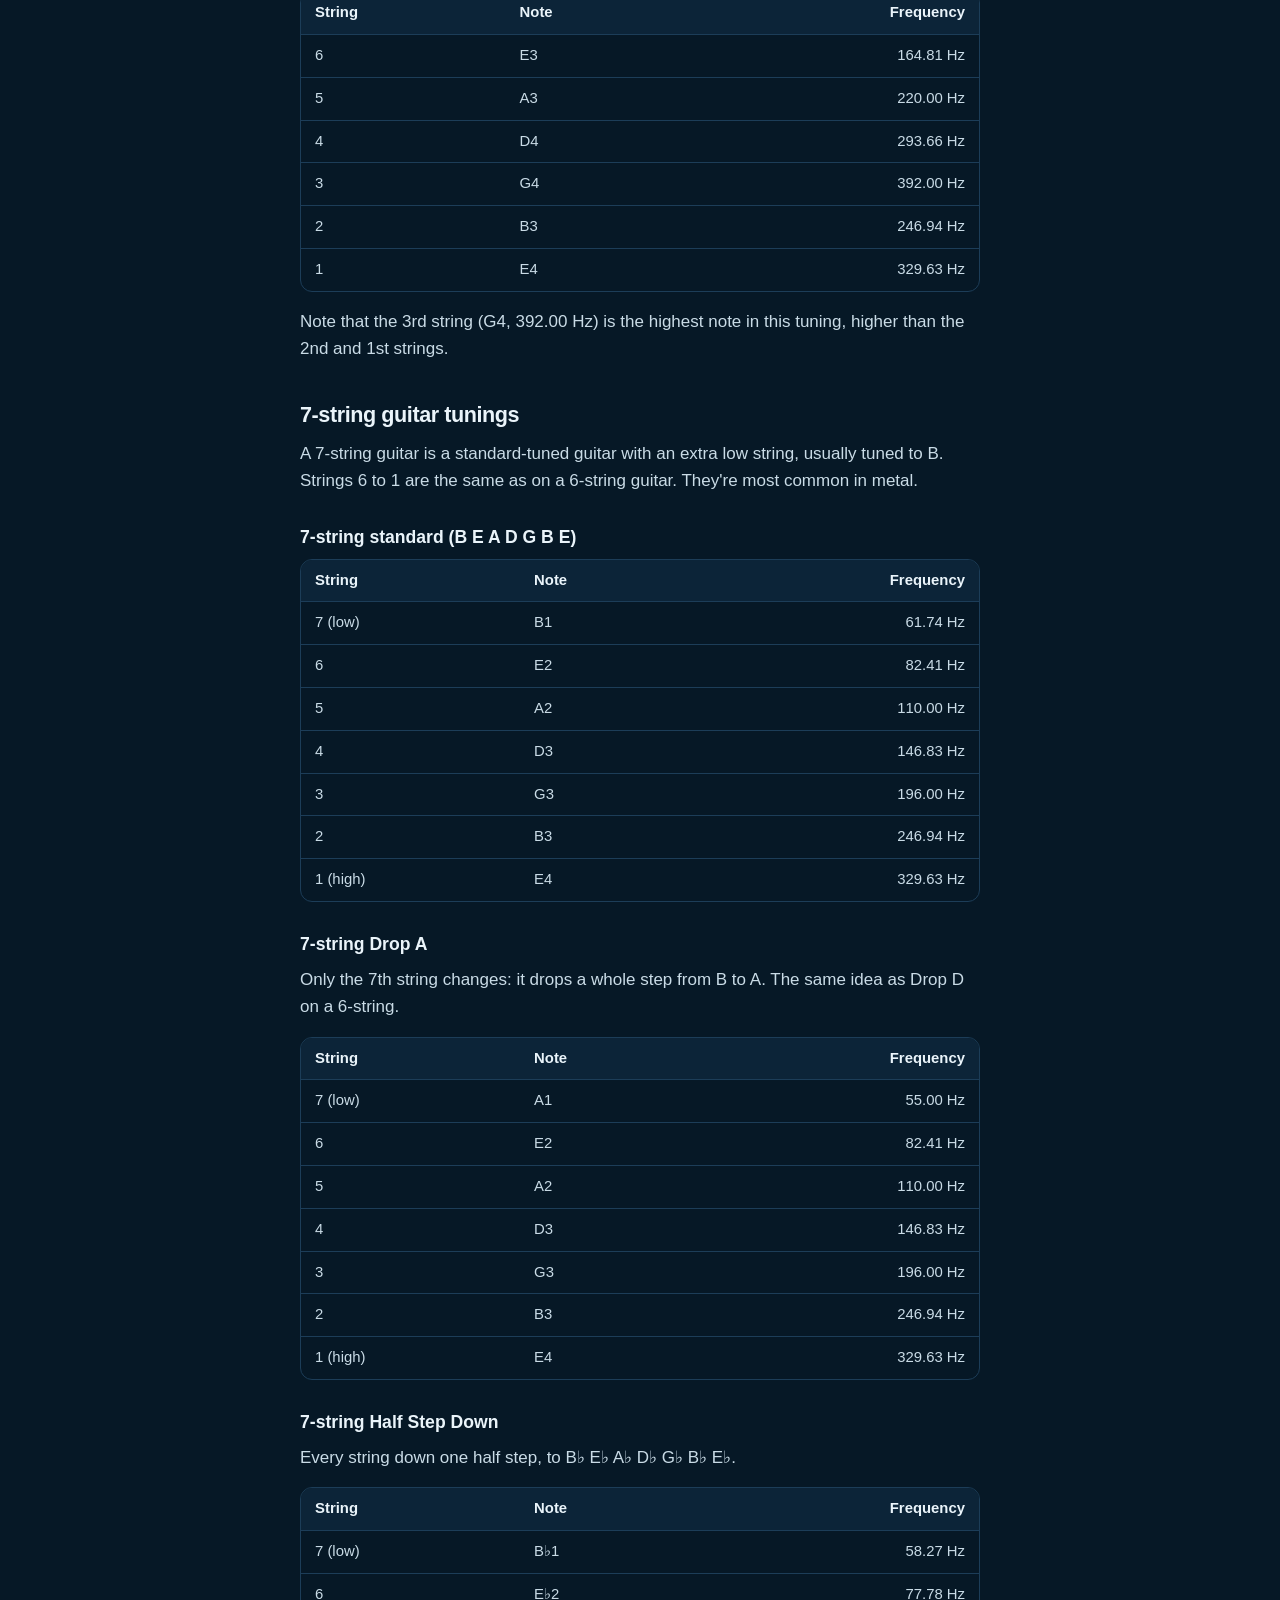
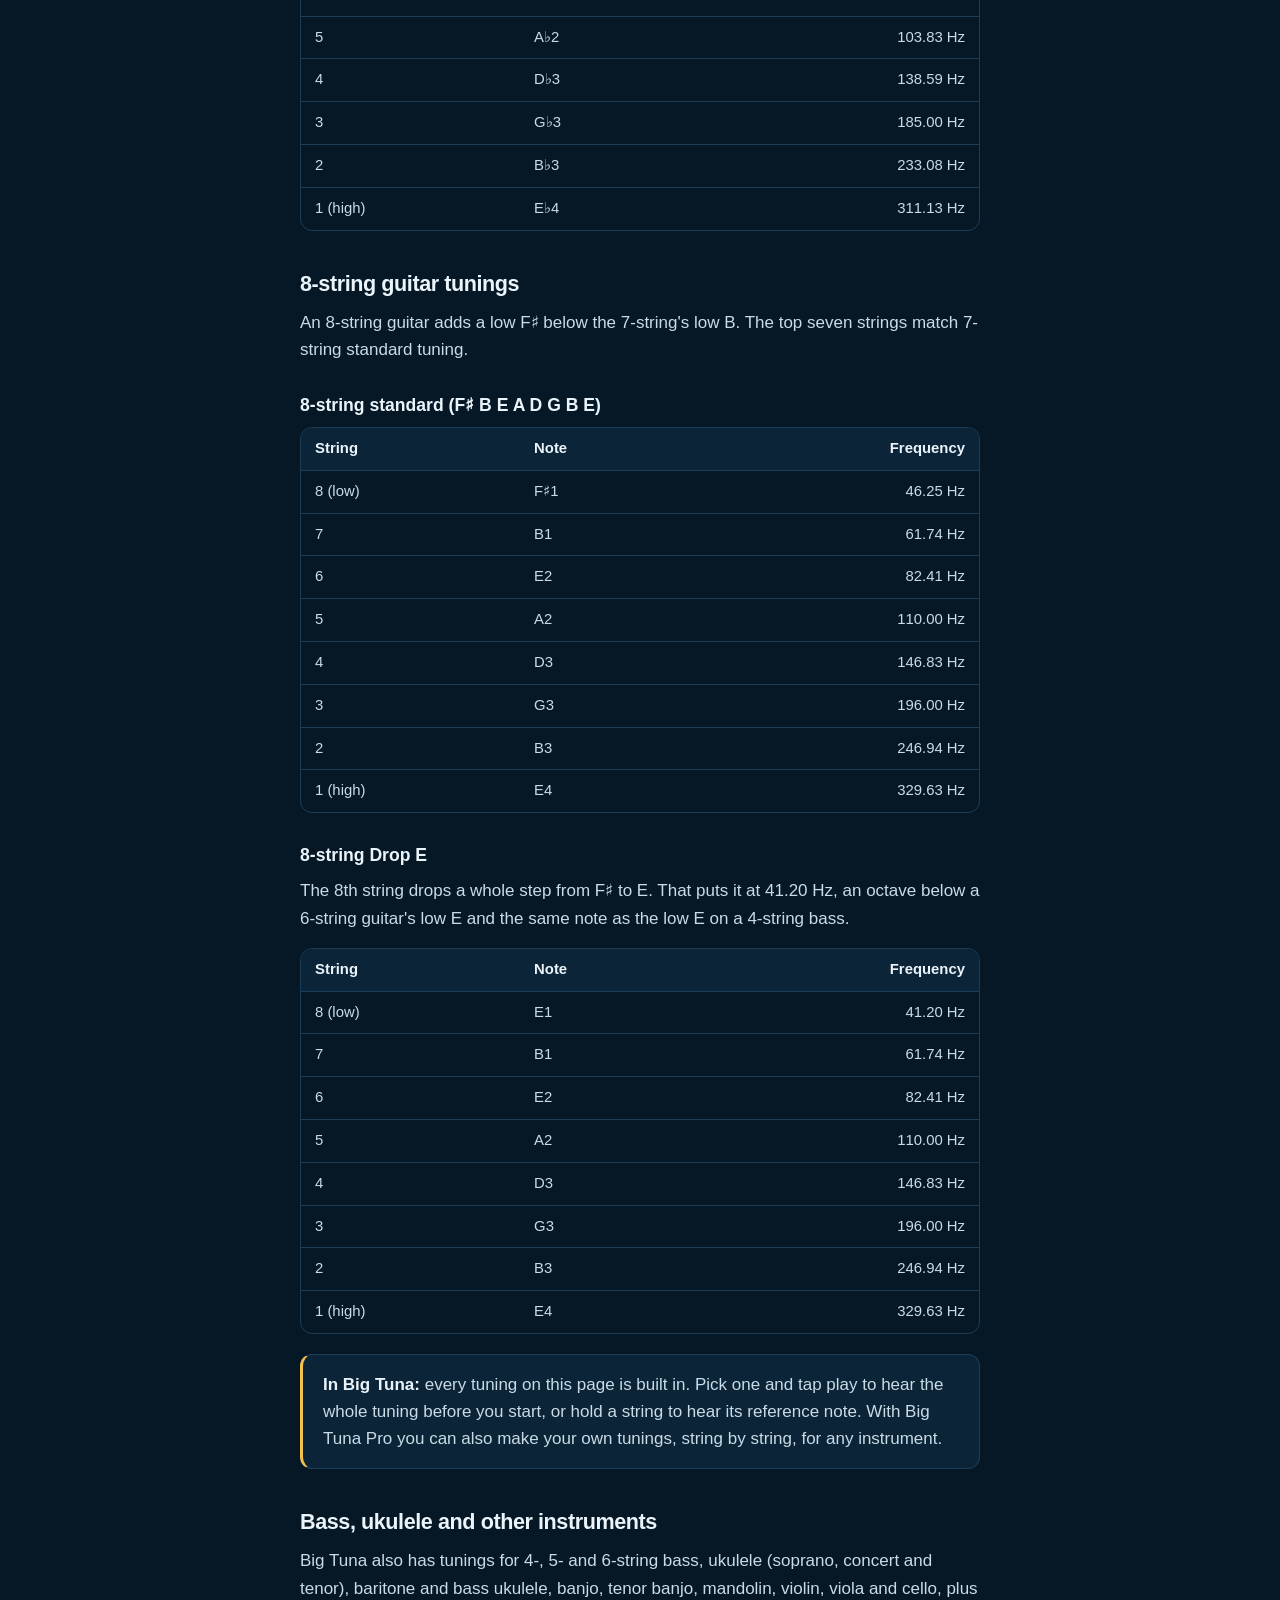
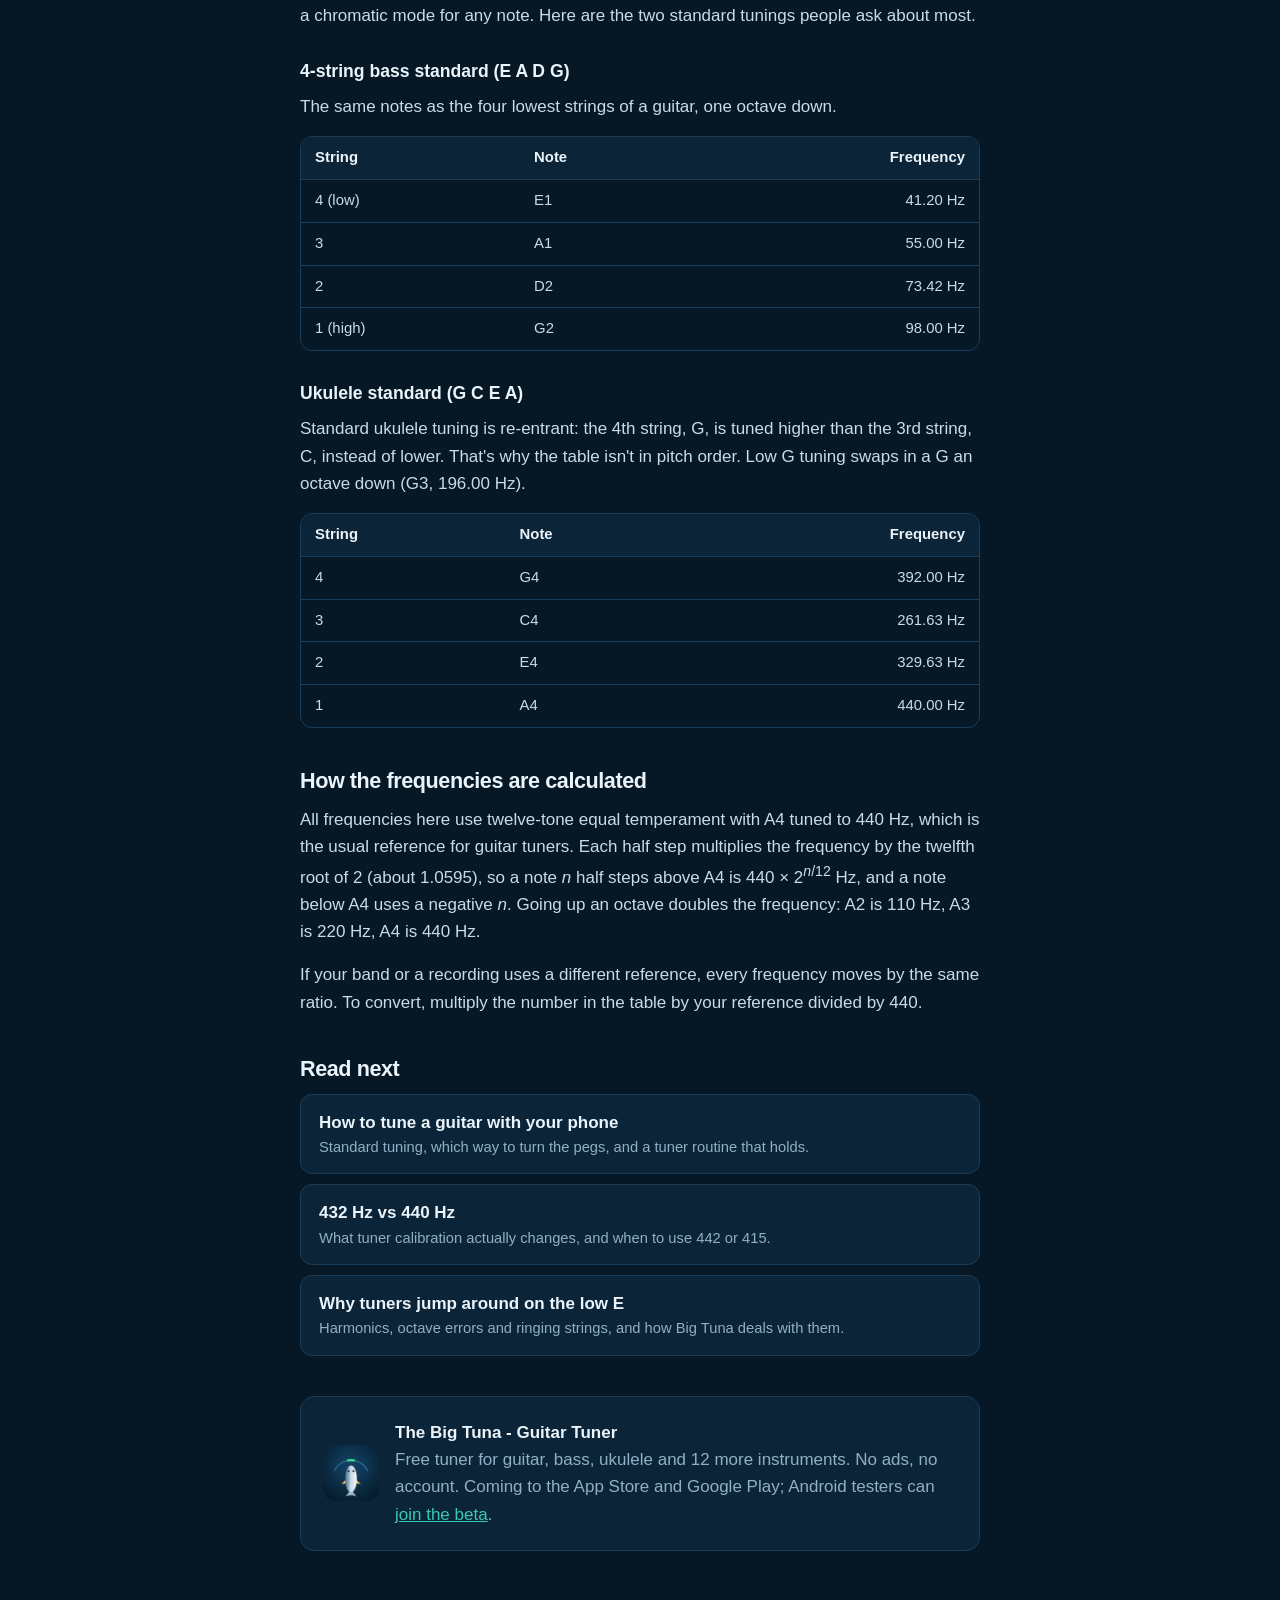
<file: blog/guitar-tunings-chart/index.html>
<!doctype html>
<html lang="en">
<head>
  <meta charset="utf-8">
  <meta name="viewport" content="width=device-width, initial-scale=1">
  <title>Guitar Tunings Chart: Notes and Frequencies (6, 7, 8 String) | The Big Tuna</title>
  <meta name="description" content="Notes and frequencies in Hz for 18 guitar tunings, string by string: standard, Drop D, DADGAD, open G, D and E, Nashville, plus 7- and 8-string tunings.">
  <link rel="canonical" href="https://tnrich.github.io/big-tuna-site/blog/guitar-tunings-chart/">
  <meta name="theme-color" content="#061826">
  <meta name="author" content="Thomas Willheim">
  <meta property="og:type" content="article">
  <meta property="og:site_name" content="The Big Tuna">
  <meta property="og:url" content="https://tnrich.github.io/big-tuna-site/blog/guitar-tunings-chart/">
  <meta property="og:title" content="Guitar tunings chart: notes and frequencies">
  <meta property="og:description" content="Every common guitar tuning, string by string, with notes and frequencies at A4 = 440 Hz.">
  <meta property="og:image" content="https://tnrich.github.io/big-tuna-site/img/og.png">
  <meta property="article:published_time" content="2026-11-18">
  <meta name="twitter:card" content="summary_large_image">
  <link rel="icon" href="../../img/favicon.png">
  <link rel="stylesheet" href="../../style.css?v=20eb42f7">
  <script type="application/ld+json">
  {
    "@context": "https://schema.org",
    "@type": "BlogPosting",
    "headline": "Guitar tunings chart: notes and frequencies",
    "description": "Notes and frequencies in Hz for 18 guitar tunings, string by string: standard, Drop D, DADGAD, open G, D and E, Nashville, plus 7- and 8-string tunings.",
    "url": "https://tnrich.github.io/big-tuna-site/blog/guitar-tunings-chart/",
    "mainEntityOfPage": "https://tnrich.github.io/big-tuna-site/blog/guitar-tunings-chart/",
    "datePublished": "2026-11-18",
    "dateModified": "2026-11-18",
    "image": "https://tnrich.github.io/big-tuna-site/img/og.png",
    "author": { "@type": "Person", "name": "Thomas Willheim", "url": "https://tnrich.github.io/big-tuna-site/" },
    "publisher": { "@type": "Organization", "name": "The Big Tuna", "logo": { "@type": "ImageObject", "url": "https://tnrich.github.io/big-tuna-site/img/icon.png" } }
  }
  </script>
</head>
<body>

<nav>
  <div class="wrap">
    <a class="brand" href="../../"><img src="../../img/icon.png" alt=""><span>The Big Tuna</span></a>
    <a class="link" href="../" aria-current="page">Blog</a>
    <a class="link" href="../../support/">Support</a>
    <a class="link" href="../../beta/">Beta</a>
  </div>
</nav>

<main class="wrap narrow prose">
  <h1>Guitar tunings chart: notes and frequencies</h1>
  <p class="meta">By Thomas Willheim &middot; November 18, 2026</p>

  <p>Standard guitar tuning is E A D G B E, low string to high, and at A4 = 440 Hz the strings sit at 82.41 Hz, 110.00 Hz, 146.83 Hz, 196.00 Hz, 246.94 Hz and 329.63 Hz. Below are the notes and frequencies for every other common tuning too: drop tunings, lower standards, open tunings, DADGAD, Nashville, and 7- and 8-string guitars.</p>

  <p>Every table starts with the thickest string and goes across to the thinnest. Notes use scientific pitch notation, where middle C is C4, and frequencies are rounded to two decimals.</p>

  <h2 id="contents">Contents</h2>
  <ul>
    <li><a href="#overview">All 6-string tunings at a glance</a></li>
    <li><a href="#standard">Standard tuning (E A D G B E)</a></li>
    <li><a href="#drop-tunings">Drop tunings: Drop D, Drop C♯, Drop C, Drop B, Double Drop D</a></li>
    <li><a href="#lower-tunings">Lower tunings: Half Step Down, Full Step Down, C Standard, B Standard</a></li>
    <li><a href="#open-tunings">Open tunings: G, D, D minor, E, A, C</a></li>
    <li><a href="#dadgad">DADGAD</a></li>
    <li><a href="#nashville">Nashville tuning</a></li>
    <li><a href="#seven-string">7-string guitar tunings</a></li>
    <li><a href="#eight-string">8-string guitar tunings</a></li>
    <li><a href="#other-instruments">Bass, ukulele and other instruments</a></li>
    <li><a href="#how-frequencies-work">How the frequencies are calculated</a></li>
  </ul>

  <h2 id="overview">All 6-string tunings at a glance</h2>
  <p>Each tuning name links to its full table of notes and frequencies.</p>
  <div class="table-wrap"><table>
    <thead><tr><th scope="col">Tuning</th><th scope="col">Notes, low to high</th></tr></thead>
    <tbody>
      <tr><td><a href="#standard">Standard</a></td><td>E A D G B E</td></tr>
      <tr><td><a href="#drop-d">Drop D</a></td><td>D A D G B E</td></tr>
      <tr><td><a href="#half-step-down">Half Step Down (E♭)</a></td><td>E♭ A♭ D♭ G♭ B♭ E♭</td></tr>
      <tr><td><a href="#full-step-down">Full Step Down (D)</a></td><td>D G C F A D</td></tr>
      <tr><td><a href="#drop-c-sharp">Drop C♯</a></td><td>C♯ G♯ C♯ F♯ A♯ D♯</td></tr>
      <tr><td><a href="#drop-c">Drop C</a></td><td>C G C F A D</td></tr>
      <tr><td><a href="#c-standard">C Standard</a></td><td>C F B♭ E♭ G C</td></tr>
      <tr><td><a href="#drop-b">Drop B</a></td><td>B F♯ B E G♯ C♯</td></tr>
      <tr><td><a href="#b-standard">B Standard</a></td><td>B E A D F♯ B</td></tr>
      <tr><td><a href="#double-drop-d">Double Drop D</a></td><td>D A D G B D</td></tr>
      <tr><td><a href="#dadgad">DADGAD</a></td><td>D A D G A D</td></tr>
      <tr><td><a href="#open-g">Open G</a></td><td>D G D G B D</td></tr>
      <tr><td><a href="#open-d">Open D</a></td><td>D A D F♯ A D</td></tr>
      <tr><td><a href="#open-d-minor">Open D Minor</a></td><td>D A D F A D</td></tr>
      <tr><td><a href="#open-e">Open E</a></td><td>E B E G♯ B E</td></tr>
      <tr><td><a href="#open-a">Open A</a></td><td>E A E A C♯ E</td></tr>
      <tr><td><a href="#open-c">Open C</a></td><td>C G C G C E</td></tr>
      <tr><td><a href="#nashville">Nashville</a></td><td>E A D G B E (strings 6 to 3 an octave up)</td></tr>
    </tbody>
  </table></div>

  <h2 id="standard">Standard tuning (E A D G B E)</h2>
  <p>Almost all chord charts, tabs and lessons assume standard tuning unless they say otherwise. The low E string is 82.41 Hz and the high E is two octaves above it, at 329.63 Hz. The open A string is 110.00 Hz, exactly a quarter of the A4 = 440 Hz reference.</p>
  <div class="table-wrap"><table>
    <thead><tr><th scope="col">String</th><th scope="col">Note</th><th scope="col" class="num">Frequency</th></tr></thead>
    <tbody>
      <tr><td>6 (low)</td><td>E2</td><td class="num">82.41 Hz</td></tr>
      <tr><td>5</td><td>A2</td><td class="num">110.00 Hz</td></tr>
      <tr><td>4</td><td>D3</td><td class="num">146.83 Hz</td></tr>
      <tr><td>3</td><td>G3</td><td class="num">196.00 Hz</td></tr>
      <tr><td>2</td><td>B3</td><td class="num">246.94 Hz</td></tr>
      <tr><td>1 (high)</td><td>E4</td><td class="num">329.63 Hz</td></tr>
    </tbody>
  </table></div>

  <figure class="shot"><img src="../../img/shots/03.jpg" loading="lazy" alt="Big Tuna's tuning list: Standard, Drop D, Half Step Down and more, with a play button to hear each tuning"><figcaption>The tuning list in Big Tuna. Tap the play button next to a tuning to hear it.</figcaption></figure>

  <h2 id="drop-tunings">Drop tunings</h2>
  <p>A drop tuning lowers the 6th string by a whole step so the bottom three open strings form a power chord (root, fifth, octave) you can play with one finger. The lower drop tunings start from a guitar that's already tuned down and drop its 6th string one whole step further.</p>

  <h3 id="drop-d">Drop D</h3>
  <p>Only the 6th string changes: it drops a whole step, from E to D. Everything else stays in standard, so your usual chord shapes on the top five strings still work. It's the easiest alternate tuning to get into and back out of, and it shows up in rock, metal, folk and fingerstyle.</p>
  <div class="table-wrap"><table>
    <thead><tr><th scope="col">String</th><th scope="col">Note</th><th scope="col" class="num">Frequency</th></tr></thead>
    <tbody>
      <tr><td>6 (low)</td><td>D2</td><td class="num">73.42 Hz</td></tr>
      <tr><td>5</td><td>A2</td><td class="num">110.00 Hz</td></tr>
      <tr><td>4</td><td>D3</td><td class="num">146.83 Hz</td></tr>
      <tr><td>3</td><td>G3</td><td class="num">196.00 Hz</td></tr>
      <tr><td>2</td><td>B3</td><td class="num">246.94 Hz</td></tr>
      <tr><td>1 (high)</td><td>E4</td><td class="num">329.63 Hz</td></tr>
    </tbody>
  </table></div>

  <h3 id="drop-c-sharp">Drop C♯</h3>
  <p>Half step down tuning with the 6th string dropped a further whole step. Common in hard rock and metal.</p>
  <div class="table-wrap"><table>
    <thead><tr><th scope="col">String</th><th scope="col">Note</th><th scope="col" class="num">Frequency</th></tr></thead>
    <tbody>
      <tr><td>6 (low)</td><td>C♯2</td><td class="num">69.30 Hz</td></tr>
      <tr><td>5</td><td>G♯2</td><td class="num">103.83 Hz</td></tr>
      <tr><td>4</td><td>C♯3</td><td class="num">138.59 Hz</td></tr>
      <tr><td>3</td><td>F♯3</td><td class="num">185.00 Hz</td></tr>
      <tr><td>2</td><td>A♯3</td><td class="num">233.08 Hz</td></tr>
      <tr><td>1 (high)</td><td>D♯4</td><td class="num">311.13 Hz</td></tr>
    </tbody>
  </table></div>

  <h3 id="drop-c">Drop C</h3>
  <p>Full step down tuning (D G C F A D) with the 6th string dropped another whole step to C. Shapes are the same as Drop D, two frets lower. Common in metal and heavier rock; many players move to heavier strings for it so the low string doesn't feel floppy.</p>
  <div class="table-wrap"><table>
    <thead><tr><th scope="col">String</th><th scope="col">Note</th><th scope="col" class="num">Frequency</th></tr></thead>
    <tbody>
      <tr><td>6 (low)</td><td>C2</td><td class="num">65.41 Hz</td></tr>
      <tr><td>5</td><td>G2</td><td class="num">98.00 Hz</td></tr>
      <tr><td>4</td><td>C3</td><td class="num">130.81 Hz</td></tr>
      <tr><td>3</td><td>F3</td><td class="num">174.61 Hz</td></tr>
      <tr><td>2</td><td>A3</td><td class="num">220.00 Hz</td></tr>
      <tr><td>1 (high)</td><td>D4</td><td class="num">293.66 Hz</td></tr>
    </tbody>
  </table></div>

  <h3 id="drop-b">Drop B</h3>
  <p>The whole guitar goes down a minor third (three half steps), then the 6th string drops a further whole step to B. At 61.74 Hz the low string is quite slack on a standard-scale guitar, so heavier strings or a longer-scale guitar help.</p>
  <div class="table-wrap"><table>
    <thead><tr><th scope="col">String</th><th scope="col">Note</th><th scope="col" class="num">Frequency</th></tr></thead>
    <tbody>
      <tr><td>6 (low)</td><td>B1</td><td class="num">61.74 Hz</td></tr>
      <tr><td>5</td><td>F♯2</td><td class="num">92.50 Hz</td></tr>
      <tr><td>4</td><td>B2</td><td class="num">123.47 Hz</td></tr>
      <tr><td>3</td><td>E3</td><td class="num">164.81 Hz</td></tr>
      <tr><td>2</td><td>G♯3</td><td class="num">207.65 Hz</td></tr>
      <tr><td>1 (high)</td><td>C♯4</td><td class="num">277.18 Hz</td></tr>
    </tbody>
  </table></div>

  <h3 id="double-drop-d">Double Drop D</h3>
  <p>Drop D with the high E string lowered to D as well, so both outer strings are D. Only the 6th and 1st strings change. It gives big, ringing D chords and is used in folk and rock.</p>
  <div class="table-wrap"><table>
    <thead><tr><th scope="col">String</th><th scope="col">Note</th><th scope="col" class="num">Frequency</th></tr></thead>
    <tbody>
      <tr><td>6 (low)</td><td>D2</td><td class="num">73.42 Hz</td></tr>
      <tr><td>5</td><td>A2</td><td class="num">110.00 Hz</td></tr>
      <tr><td>4</td><td>D3</td><td class="num">146.83 Hz</td></tr>
      <tr><td>3</td><td>G3</td><td class="num">196.00 Hz</td></tr>
      <tr><td>2</td><td>B3</td><td class="num">246.94 Hz</td></tr>
      <tr><td>1 (high)</td><td>D4</td><td class="num">293.66 Hz</td></tr>
    </tbody>
  </table></div>

  <h2 id="lower-tunings">Lower tunings</h2>
  <p>These keep the same intervals between strings as standard tuning, so every chord shape and scale pattern you know still works. Everything just sounds lower. Players tune down to suit a singer's range, to get a heavier sound, or to make string bends easier on slacker strings.</p>

  <h3 id="half-step-down">Half Step Down (E♭)</h3>
  <p>Every string goes down one half step, to E♭ A♭ D♭ G♭ B♭ E♭. Common in rock, blues and metal.</p>
  <div class="table-wrap"><table>
    <thead><tr><th scope="col">String</th><th scope="col">Note</th><th scope="col" class="num">Frequency</th></tr></thead>
    <tbody>
      <tr><td>6 (low)</td><td>E♭2</td><td class="num">77.78 Hz</td></tr>
      <tr><td>5</td><td>A♭2</td><td class="num">103.83 Hz</td></tr>
      <tr><td>4</td><td>D♭3</td><td class="num">138.59 Hz</td></tr>
      <tr><td>3</td><td>G♭3</td><td class="num">185.00 Hz</td></tr>
      <tr><td>2</td><td>B♭3</td><td class="num">233.08 Hz</td></tr>
      <tr><td>1 (high)</td><td>E♭4</td><td class="num">311.13 Hz</td></tr>
    </tbody>
  </table></div>

  <h3 id="full-step-down">Full Step Down (D)</h3>
  <p>Every string goes down a whole step, to D G C F A D. A standard E chord shape now sounds as D.</p>
  <div class="table-wrap"><table>
    <thead><tr><th scope="col">String</th><th scope="col">Note</th><th scope="col" class="num">Frequency</th></tr></thead>
    <tbody>
      <tr><td>6 (low)</td><td>D2</td><td class="num">73.42 Hz</td></tr>
      <tr><td>5</td><td>G2</td><td class="num">98.00 Hz</td></tr>
      <tr><td>4</td><td>C3</td><td class="num">130.81 Hz</td></tr>
      <tr><td>3</td><td>F3</td><td class="num">174.61 Hz</td></tr>
      <tr><td>2</td><td>A3</td><td class="num">220.00 Hz</td></tr>
      <tr><td>1 (high)</td><td>D4</td><td class="num">293.66 Hz</td></tr>
    </tbody>
  </table></div>

  <h3 id="c-standard">C Standard</h3>
  <p>Every string goes down two whole steps, to C F B♭ E♭ G C. Common in metal and doom. Heavier strings are the usual choice here.</p>
  <div class="table-wrap"><table>
    <thead><tr><th scope="col">String</th><th scope="col">Note</th><th scope="col" class="num">Frequency</th></tr></thead>
    <tbody>
      <tr><td>6 (low)</td><td>C2</td><td class="num">65.41 Hz</td></tr>
      <tr><td>5</td><td>F2</td><td class="num">87.31 Hz</td></tr>
      <tr><td>4</td><td>B♭2</td><td class="num">116.54 Hz</td></tr>
      <tr><td>3</td><td>E♭3</td><td class="num">155.56 Hz</td></tr>
      <tr><td>2</td><td>G3</td><td class="num">196.00 Hz</td></tr>
      <tr><td>1 (high)</td><td>C4</td><td class="num">261.63 Hz</td></tr>
    </tbody>
  </table></div>

  <h3 id="b-standard">B Standard</h3>
  <p>Every string goes down a perfect fourth (five half steps), to B E A D F♯ B. Its 5th, 4th and 3rd strings land on E2, A2 and D3, the same notes as the bottom three strings in standard tuning. B standard is also where baritone guitars are commonly tuned.</p>
  <div class="table-wrap"><table>
    <thead><tr><th scope="col">String</th><th scope="col">Note</th><th scope="col" class="num">Frequency</th></tr></thead>
    <tbody>
      <tr><td>6 (low)</td><td>B1</td><td class="num">61.74 Hz</td></tr>
      <tr><td>5</td><td>E2</td><td class="num">82.41 Hz</td></tr>
      <tr><td>4</td><td>A2</td><td class="num">110.00 Hz</td></tr>
      <tr><td>3</td><td>D3</td><td class="num">146.83 Hz</td></tr>
      <tr><td>2</td><td>F♯3</td><td class="num">185.00 Hz</td></tr>
      <tr><td>1 (high)</td><td>B3</td><td class="num">246.94 Hz</td></tr>
    </tbody>
  </table></div>

  <div class="callout"><p><strong>Tip:</strong> when you retune, come up to each note from below. If you go past it, drop under and tune up again. Strings tend to stay put better that way than when you tune down onto a note.</p></div>

  <h2 id="open-tunings">Open tunings</h2>
  <p>In an open tuning the open strings play a chord on their own. Barring one fret moves that chord up, which makes open tunings popular for slide guitar, and they suit folk, blues and fingerstyle playing with droning open strings.</p>

  <h3 id="open-g">Open G</h3>
  <p>D G D G B D, a G major chord. From standard, the 6th, 5th and 1st strings each drop a whole step; the middle three stay put. Common in blues, rock and slide playing.</p>
  <div class="table-wrap"><table>
    <thead><tr><th scope="col">String</th><th scope="col">Note</th><th scope="col" class="num">Frequency</th></tr></thead>
    <tbody>
      <tr><td>6 (low)</td><td>D2</td><td class="num">73.42 Hz</td></tr>
      <tr><td>5</td><td>G2</td><td class="num">98.00 Hz</td></tr>
      <tr><td>4</td><td>D3</td><td class="num">146.83 Hz</td></tr>
      <tr><td>3</td><td>G3</td><td class="num">196.00 Hz</td></tr>
      <tr><td>2</td><td>B3</td><td class="num">246.94 Hz</td></tr>
      <tr><td>1 (high)</td><td>D4</td><td class="num">293.66 Hz</td></tr>
    </tbody>
  </table></div>

  <h3 id="open-d">Open D</h3>
  <p>D A D F♯ A D, a D major chord. From standard, the 6th, 2nd and 1st strings drop a whole step and the 3rd string drops a half step to F♯. Used for slide, folk and fingerstyle.</p>
  <div class="table-wrap"><table>
    <thead><tr><th scope="col">String</th><th scope="col">Note</th><th scope="col" class="num">Frequency</th></tr></thead>
    <tbody>
      <tr><td>6 (low)</td><td>D2</td><td class="num">73.42 Hz</td></tr>
      <tr><td>5</td><td>A2</td><td class="num">110.00 Hz</td></tr>
      <tr><td>4</td><td>D3</td><td class="num">146.83 Hz</td></tr>
      <tr><td>3</td><td>F♯3</td><td class="num">185.00 Hz</td></tr>
      <tr><td>2</td><td>A3</td><td class="num">220.00 Hz</td></tr>
      <tr><td>1 (high)</td><td>D4</td><td class="num">293.66 Hz</td></tr>
    </tbody>
  </table></div>

  <h3 id="open-d-minor">Open D Minor</h3>
  <p>D A D F A D, a D minor chord. The same as Open D, except the 3rd string goes down a whole step to F instead of F♯.</p>
  <div class="table-wrap"><table>
    <thead><tr><th scope="col">String</th><th scope="col">Note</th><th scope="col" class="num">Frequency</th></tr></thead>
    <tbody>
      <tr><td>6 (low)</td><td>D2</td><td class="num">73.42 Hz</td></tr>
      <tr><td>5</td><td>A2</td><td class="num">110.00 Hz</td></tr>
      <tr><td>4</td><td>D3</td><td class="num">146.83 Hz</td></tr>
      <tr><td>3</td><td>F3</td><td class="num">174.61 Hz</td></tr>
      <tr><td>2</td><td>A3</td><td class="num">220.00 Hz</td></tr>
      <tr><td>1 (high)</td><td>D4</td><td class="num">293.66 Hz</td></tr>
    </tbody>
  </table></div>

  <h3 id="open-e">Open E</h3>
  <p>E B E G♯ B E, an E major chord, and the same shape as Open D one whole step higher. This one tunes strings up instead of down: the 5th and 4th strings go up a whole step and the 3rd goes up a half step, which adds tension to the neck. Some players use Open D with a capo at the 2nd fret instead, which gives the same notes.</p>
  <div class="table-wrap"><table>
    <thead><tr><th scope="col">String</th><th scope="col">Note</th><th scope="col" class="num">Frequency</th></tr></thead>
    <tbody>
      <tr><td>6 (low)</td><td>E2</td><td class="num">82.41 Hz</td></tr>
      <tr><td>5</td><td>B2</td><td class="num">123.47 Hz</td></tr>
      <tr><td>4</td><td>E3</td><td class="num">164.81 Hz</td></tr>
      <tr><td>3</td><td>G♯3</td><td class="num">207.65 Hz</td></tr>
      <tr><td>2</td><td>B3</td><td class="num">246.94 Hz</td></tr>
      <tr><td>1 (high)</td><td>E4</td><td class="num">329.63 Hz</td></tr>
    </tbody>
  </table></div>

  <h3 id="open-a">Open A</h3>
  <p>E A E A C♯ E, an A major chord, and the same shape as Open G one whole step higher. The 4th, 3rd and 2nd strings each go up a whole step, so like Open E it adds tension. Open G with a capo at the 2nd fret gives the same notes.</p>
  <div class="table-wrap"><table>
    <thead><tr><th scope="col">String</th><th scope="col">Note</th><th scope="col" class="num">Frequency</th></tr></thead>
    <tbody>
      <tr><td>6 (low)</td><td>E2</td><td class="num">82.41 Hz</td></tr>
      <tr><td>5</td><td>A2</td><td class="num">110.00 Hz</td></tr>
      <tr><td>4</td><td>E3</td><td class="num">164.81 Hz</td></tr>
      <tr><td>3</td><td>A3</td><td class="num">220.00 Hz</td></tr>
      <tr><td>2</td><td>C♯4</td><td class="num">277.18 Hz</td></tr>
      <tr><td>1 (high)</td><td>E4</td><td class="num">329.63 Hz</td></tr>
    </tbody>
  </table></div>

  <h3 id="open-c">Open C</h3>
  <p>C G C G C E, a C major chord with a very deep low string. The 6th string drops two whole steps to C, the 5th and 4th drop a whole step, the 3rd stays on G, the 2nd goes up a half step to C and the 1st stays on E. Used in folk and fingerstyle.</p>
  <div class="table-wrap"><table>
    <thead><tr><th scope="col">String</th><th scope="col">Note</th><th scope="col" class="num">Frequency</th></tr></thead>
    <tbody>
      <tr><td>6 (low)</td><td>C2</td><td class="num">65.41 Hz</td></tr>
      <tr><td>5</td><td>G2</td><td class="num">98.00 Hz</td></tr>
      <tr><td>4</td><td>C3</td><td class="num">130.81 Hz</td></tr>
      <tr><td>3</td><td>G3</td><td class="num">196.00 Hz</td></tr>
      <tr><td>2</td><td>C4</td><td class="num">261.63 Hz</td></tr>
      <tr><td>1 (high)</td><td>E4</td><td class="num">329.63 Hz</td></tr>
    </tbody>
  </table></div>

  <h2 id="dadgad">DADGAD</h2>
  <p>DADGAD is named after its notes. From standard, the 6th, 2nd and 1st strings each drop a whole step. The open strings make a Dsus4 chord, which has no third, so it's neither major nor minor and works under both. It's closely tied to Celtic music and is common in folk and fingerstyle.</p>
  <div class="table-wrap"><table>
    <thead><tr><th scope="col">String</th><th scope="col">Note</th><th scope="col" class="num">Frequency</th></tr></thead>
    <tbody>
      <tr><td>6 (low)</td><td>D2</td><td class="num">73.42 Hz</td></tr>
      <tr><td>5</td><td>A2</td><td class="num">110.00 Hz</td></tr>
      <tr><td>4</td><td>D3</td><td class="num">146.83 Hz</td></tr>
      <tr><td>3</td><td>G3</td><td class="num">196.00 Hz</td></tr>
      <tr><td>2</td><td>A3</td><td class="num">220.00 Hz</td></tr>
      <tr><td>1 (high)</td><td>D4</td><td class="num">293.66 Hz</td></tr>
    </tbody>
  </table></div>

  <h2 id="nashville">Nashville tuning</h2>
  <p>Nashville tuning uses the same note names as standard, but the 6th, 5th, 4th and 3rd strings are tuned an octave higher. You get it by stringing a guitar with the thin octave strings from a 12-string set; the B and E strings are the same as standard. The result is a bright, shimmering sound that's often layered with a standard-tuned guitar in recordings. It needs its own set of strings, so don't try to tune regular strings up an octave.</p>
  <div class="table-wrap"><table>
    <thead><tr><th scope="col">String</th><th scope="col">Note</th><th scope="col" class="num">Frequency</th></tr></thead>
    <tbody>
      <tr><td>6</td><td>E3</td><td class="num">164.81 Hz</td></tr>
      <tr><td>5</td><td>A3</td><td class="num">220.00 Hz</td></tr>
      <tr><td>4</td><td>D4</td><td class="num">293.66 Hz</td></tr>
      <tr><td>3</td><td>G4</td><td class="num">392.00 Hz</td></tr>
      <tr><td>2</td><td>B3</td><td class="num">246.94 Hz</td></tr>
      <tr><td>1</td><td>E4</td><td class="num">329.63 Hz</td></tr>
    </tbody>
  </table></div>

  <p>Note that the 3rd string (G4, 392.00 Hz) is the highest note in this tuning, higher than the 2nd and 1st strings.</p>

  <h2 id="seven-string">7-string guitar tunings</h2>
  <p>A 7-string guitar is a standard-tuned guitar with an extra low string, usually tuned to B. Strings 6 to 1 are the same as on a 6-string guitar. They're most common in metal.</p>

  <h3 id="seven-string-standard">7-string standard (B E A D G B E)</h3>
  <div class="table-wrap"><table>
    <thead><tr><th scope="col">String</th><th scope="col">Note</th><th scope="col" class="num">Frequency</th></tr></thead>
    <tbody>
      <tr><td>7 (low)</td><td>B1</td><td class="num">61.74 Hz</td></tr>
      <tr><td>6</td><td>E2</td><td class="num">82.41 Hz</td></tr>
      <tr><td>5</td><td>A2</td><td class="num">110.00 Hz</td></tr>
      <tr><td>4</td><td>D3</td><td class="num">146.83 Hz</td></tr>
      <tr><td>3</td><td>G3</td><td class="num">196.00 Hz</td></tr>
      <tr><td>2</td><td>B3</td><td class="num">246.94 Hz</td></tr>
      <tr><td>1 (high)</td><td>E4</td><td class="num">329.63 Hz</td></tr>
    </tbody>
  </table></div>

  <h3 id="seven-string-drop-a">7-string Drop A</h3>
  <p>Only the 7th string changes: it drops a whole step from B to A. The same idea as Drop D on a 6-string.</p>
  <div class="table-wrap"><table>
    <thead><tr><th scope="col">String</th><th scope="col">Note</th><th scope="col" class="num">Frequency</th></tr></thead>
    <tbody>
      <tr><td>7 (low)</td><td>A1</td><td class="num">55.00 Hz</td></tr>
      <tr><td>6</td><td>E2</td><td class="num">82.41 Hz</td></tr>
      <tr><td>5</td><td>A2</td><td class="num">110.00 Hz</td></tr>
      <tr><td>4</td><td>D3</td><td class="num">146.83 Hz</td></tr>
      <tr><td>3</td><td>G3</td><td class="num">196.00 Hz</td></tr>
      <tr><td>2</td><td>B3</td><td class="num">246.94 Hz</td></tr>
      <tr><td>1 (high)</td><td>E4</td><td class="num">329.63 Hz</td></tr>
    </tbody>
  </table></div>

  <h3 id="seven-string-half-step-down">7-string Half Step Down</h3>
  <p>Every string down one half step, to B♭ E♭ A♭ D♭ G♭ B♭ E♭.</p>
  <div class="table-wrap"><table>
    <thead><tr><th scope="col">String</th><th scope="col">Note</th><th scope="col" class="num">Frequency</th></tr></thead>
    <tbody>
      <tr><td>7 (low)</td><td>B♭1</td><td class="num">58.27 Hz</td></tr>
      <tr><td>6</td><td>E♭2</td><td class="num">77.78 Hz</td></tr>
      <tr><td>5</td><td>A♭2</td><td class="num">103.83 Hz</td></tr>
      <tr><td>4</td><td>D♭3</td><td class="num">138.59 Hz</td></tr>
      <tr><td>3</td><td>G♭3</td><td class="num">185.00 Hz</td></tr>
      <tr><td>2</td><td>B♭3</td><td class="num">233.08 Hz</td></tr>
      <tr><td>1 (high)</td><td>E♭4</td><td class="num">311.13 Hz</td></tr>
    </tbody>
  </table></div>

  <h2 id="eight-string">8-string guitar tunings</h2>
  <p>An 8-string guitar adds a low F♯ below the 7-string's low B. The top seven strings match 7-string standard tuning.</p>

  <h3 id="eight-string-standard">8-string standard (F♯ B E A D G B E)</h3>
  <div class="table-wrap"><table>
    <thead><tr><th scope="col">String</th><th scope="col">Note</th><th scope="col" class="num">Frequency</th></tr></thead>
    <tbody>
      <tr><td>8 (low)</td><td>F♯1</td><td class="num">46.25 Hz</td></tr>
      <tr><td>7</td><td>B1</td><td class="num">61.74 Hz</td></tr>
      <tr><td>6</td><td>E2</td><td class="num">82.41 Hz</td></tr>
      <tr><td>5</td><td>A2</td><td class="num">110.00 Hz</td></tr>
      <tr><td>4</td><td>D3</td><td class="num">146.83 Hz</td></tr>
      <tr><td>3</td><td>G3</td><td class="num">196.00 Hz</td></tr>
      <tr><td>2</td><td>B3</td><td class="num">246.94 Hz</td></tr>
      <tr><td>1 (high)</td><td>E4</td><td class="num">329.63 Hz</td></tr>
    </tbody>
  </table></div>

  <h3 id="eight-string-drop-e">8-string Drop E</h3>
  <p>The 8th string drops a whole step from F♯ to E. That puts it at 41.20 Hz, an octave below a 6-string guitar's low E and the same note as the low E on a 4-string bass.</p>
  <div class="table-wrap"><table>
    <thead><tr><th scope="col">String</th><th scope="col">Note</th><th scope="col" class="num">Frequency</th></tr></thead>
    <tbody>
      <tr><td>8 (low)</td><td>E1</td><td class="num">41.20 Hz</td></tr>
      <tr><td>7</td><td>B1</td><td class="num">61.74 Hz</td></tr>
      <tr><td>6</td><td>E2</td><td class="num">82.41 Hz</td></tr>
      <tr><td>5</td><td>A2</td><td class="num">110.00 Hz</td></tr>
      <tr><td>4</td><td>D3</td><td class="num">146.83 Hz</td></tr>
      <tr><td>3</td><td>G3</td><td class="num">196.00 Hz</td></tr>
      <tr><td>2</td><td>B3</td><td class="num">246.94 Hz</td></tr>
      <tr><td>1 (high)</td><td>E4</td><td class="num">329.63 Hz</td></tr>
    </tbody>
  </table></div>

  <div class="callout app"><p><strong>In Big Tuna:</strong> every tuning on this page is built in. Pick one and tap play to hear the whole tuning before you start, or hold a string to hear its reference note. With Big Tuna Pro you can also make your own tunings, string by string, for any instrument.</p></div>

  <h2 id="other-instruments">Bass, ukulele and other instruments</h2>
  <p>Big Tuna also has tunings for 4-, 5- and 6-string bass, ukulele (soprano, concert and tenor), baritone and bass ukulele, banjo, tenor banjo, mandolin, violin, viola and cello, plus a chromatic mode for any note. Here are the two standard tunings people ask about most.</p>

  <h3 id="bass-standard">4-string bass standard (E A D G)</h3>
  <p>The same notes as the four lowest strings of a guitar, one octave down.</p>
  <div class="table-wrap"><table>
    <thead><tr><th scope="col">String</th><th scope="col">Note</th><th scope="col" class="num">Frequency</th></tr></thead>
    <tbody>
      <tr><td>4 (low)</td><td>E1</td><td class="num">41.20 Hz</td></tr>
      <tr><td>3</td><td>A1</td><td class="num">55.00 Hz</td></tr>
      <tr><td>2</td><td>D2</td><td class="num">73.42 Hz</td></tr>
      <tr><td>1 (high)</td><td>G2</td><td class="num">98.00 Hz</td></tr>
    </tbody>
  </table></div>

  <h3 id="ukulele-standard">Ukulele standard (G C E A)</h3>
  <p>Standard ukulele tuning is re-entrant: the 4th string, G, is tuned higher than the 3rd string, C, instead of lower. That's why the table isn't in pitch order. Low G tuning swaps in a G an octave down (G3, 196.00 Hz).</p>
  <div class="table-wrap"><table>
    <thead><tr><th scope="col">String</th><th scope="col">Note</th><th scope="col" class="num">Frequency</th></tr></thead>
    <tbody>
      <tr><td>4</td><td>G4</td><td class="num">392.00 Hz</td></tr>
      <tr><td>3</td><td>C4</td><td class="num">261.63 Hz</td></tr>
      <tr><td>2</td><td>E4</td><td class="num">329.63 Hz</td></tr>
      <tr><td>1</td><td>A4</td><td class="num">440.00 Hz</td></tr>
    </tbody>
  </table></div>

  <h2 id="how-frequencies-work">How the frequencies are calculated</h2>
  <p>All frequencies here use twelve-tone equal temperament with A4 tuned to 440 Hz, which is the usual reference for guitar tuners. Each half step multiplies the frequency by the twelfth root of 2 (about 1.0595), so a note <em>n</em> half steps above A4 is 440 × 2<sup><em>n</em>/12</sup> Hz, and a note below A4 uses a negative <em>n</em>. Going up an octave doubles the frequency: A2 is 110 Hz, A3 is 220 Hz, A4 is 440 Hz.</p>
  <p>If your band or a recording uses a different reference, every frequency moves by the same ratio. To convert, multiply the number in the table by your reference divided by 440.</p>

  <h2>Read next</h2>
  <div class="readnext">
    <a href="../how-to-tune-a-guitar-with-your-phone/">How to tune a guitar with your phone<span>Standard tuning, which way to turn the pegs, and a tuner routine that holds.</span></a>
    <a href="../432-hz-vs-440-hz/">432 Hz vs 440 Hz<span>What tuner calibration actually changes, and when to use 442 or 415.</span></a>
    <a href="../why-guitar-tuners-jump-around/">Why tuners jump around on the low E<span>Harmonics, octave errors and ringing strings, and how Big Tuna deals with them.</span></a>
  </div>

  <div class="post-cta">
    <img src="../../img/icon.png" alt="">
    <p><strong>The Big Tuna - Guitar Tuner</strong>Free tuner for guitar, bass, ukulele and 12 more instruments. No ads, no account. Coming to the App Store and Google Play; Android testers can <a href="../../beta/">join the beta</a>.</p>
  </div>
</main>

<footer>
  <div class="wrap">
    <span>© 2026 The Big Tuna</span>
    <a href="../">Blog</a>
    <a href="../../support/">Support</a>
    <a href="../../privacy/">Privacy</a>
  </div>
</footer>
</body>
</html>
</file>
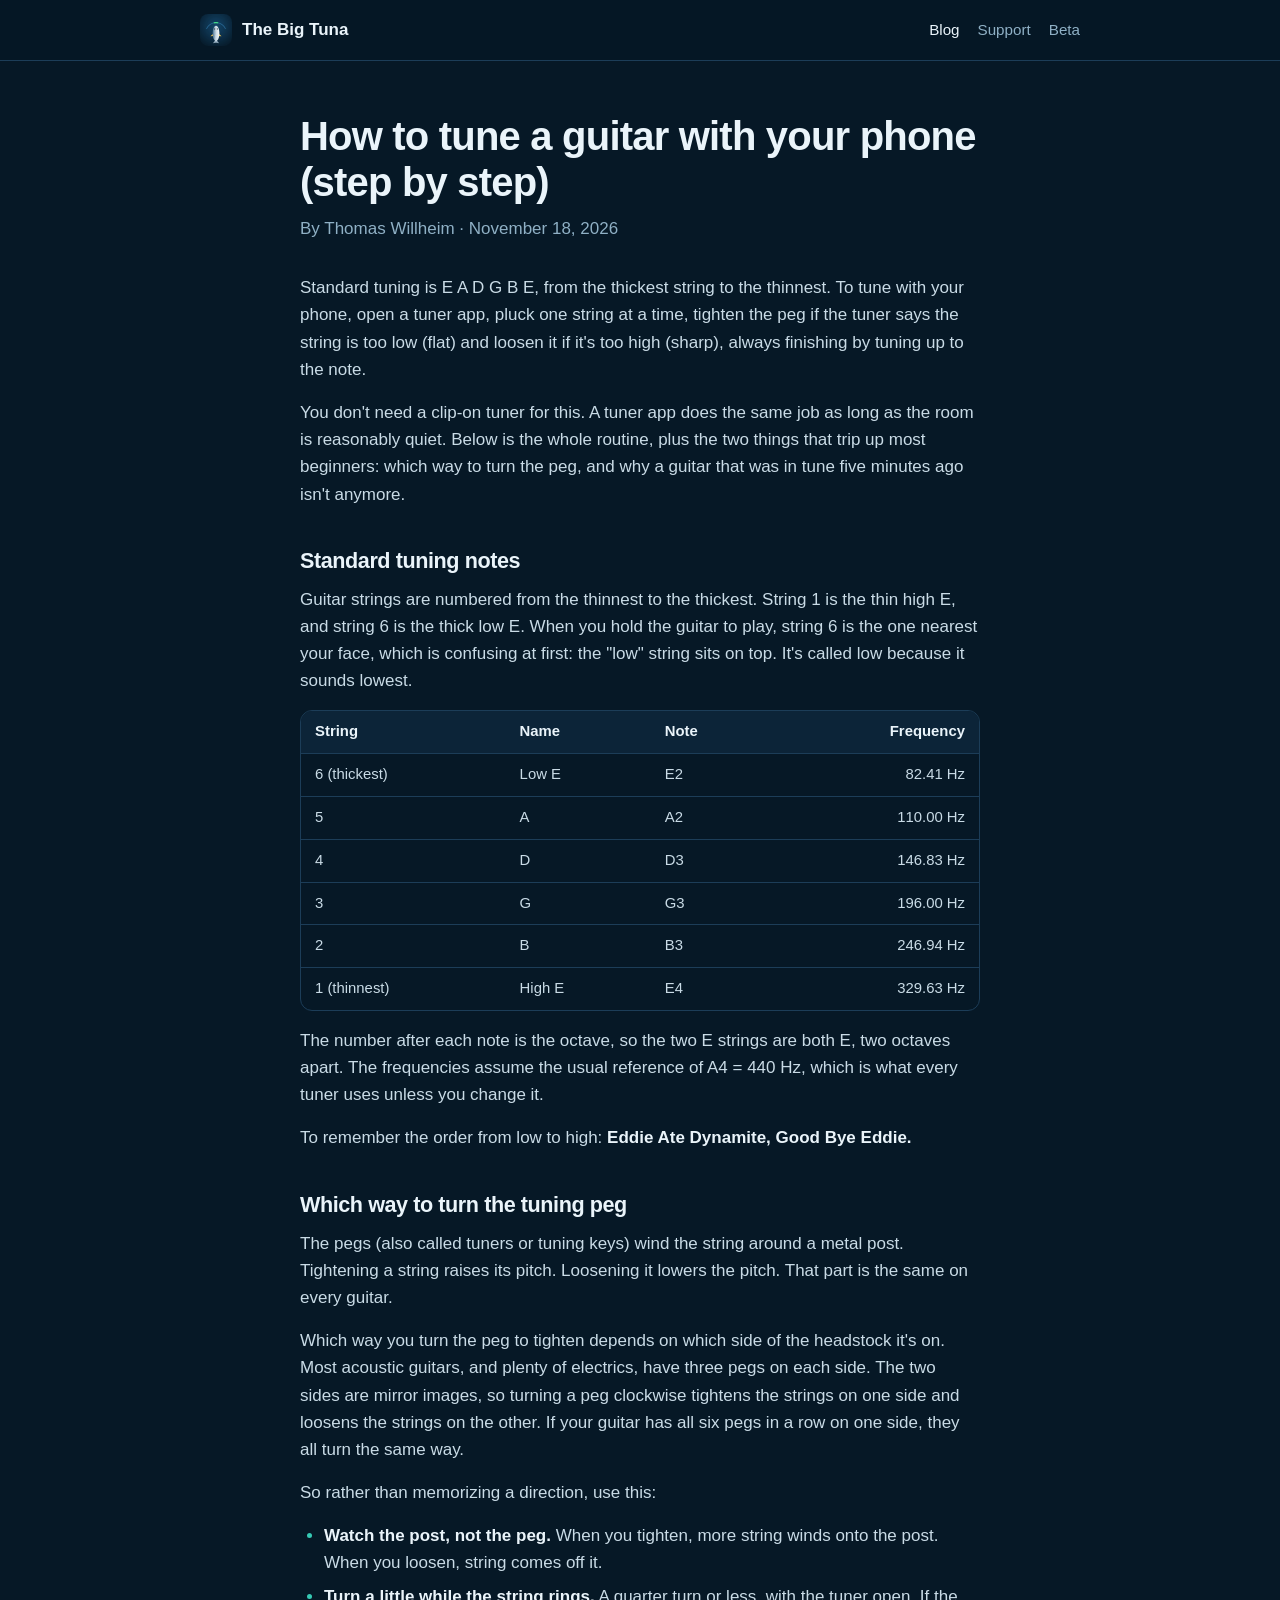
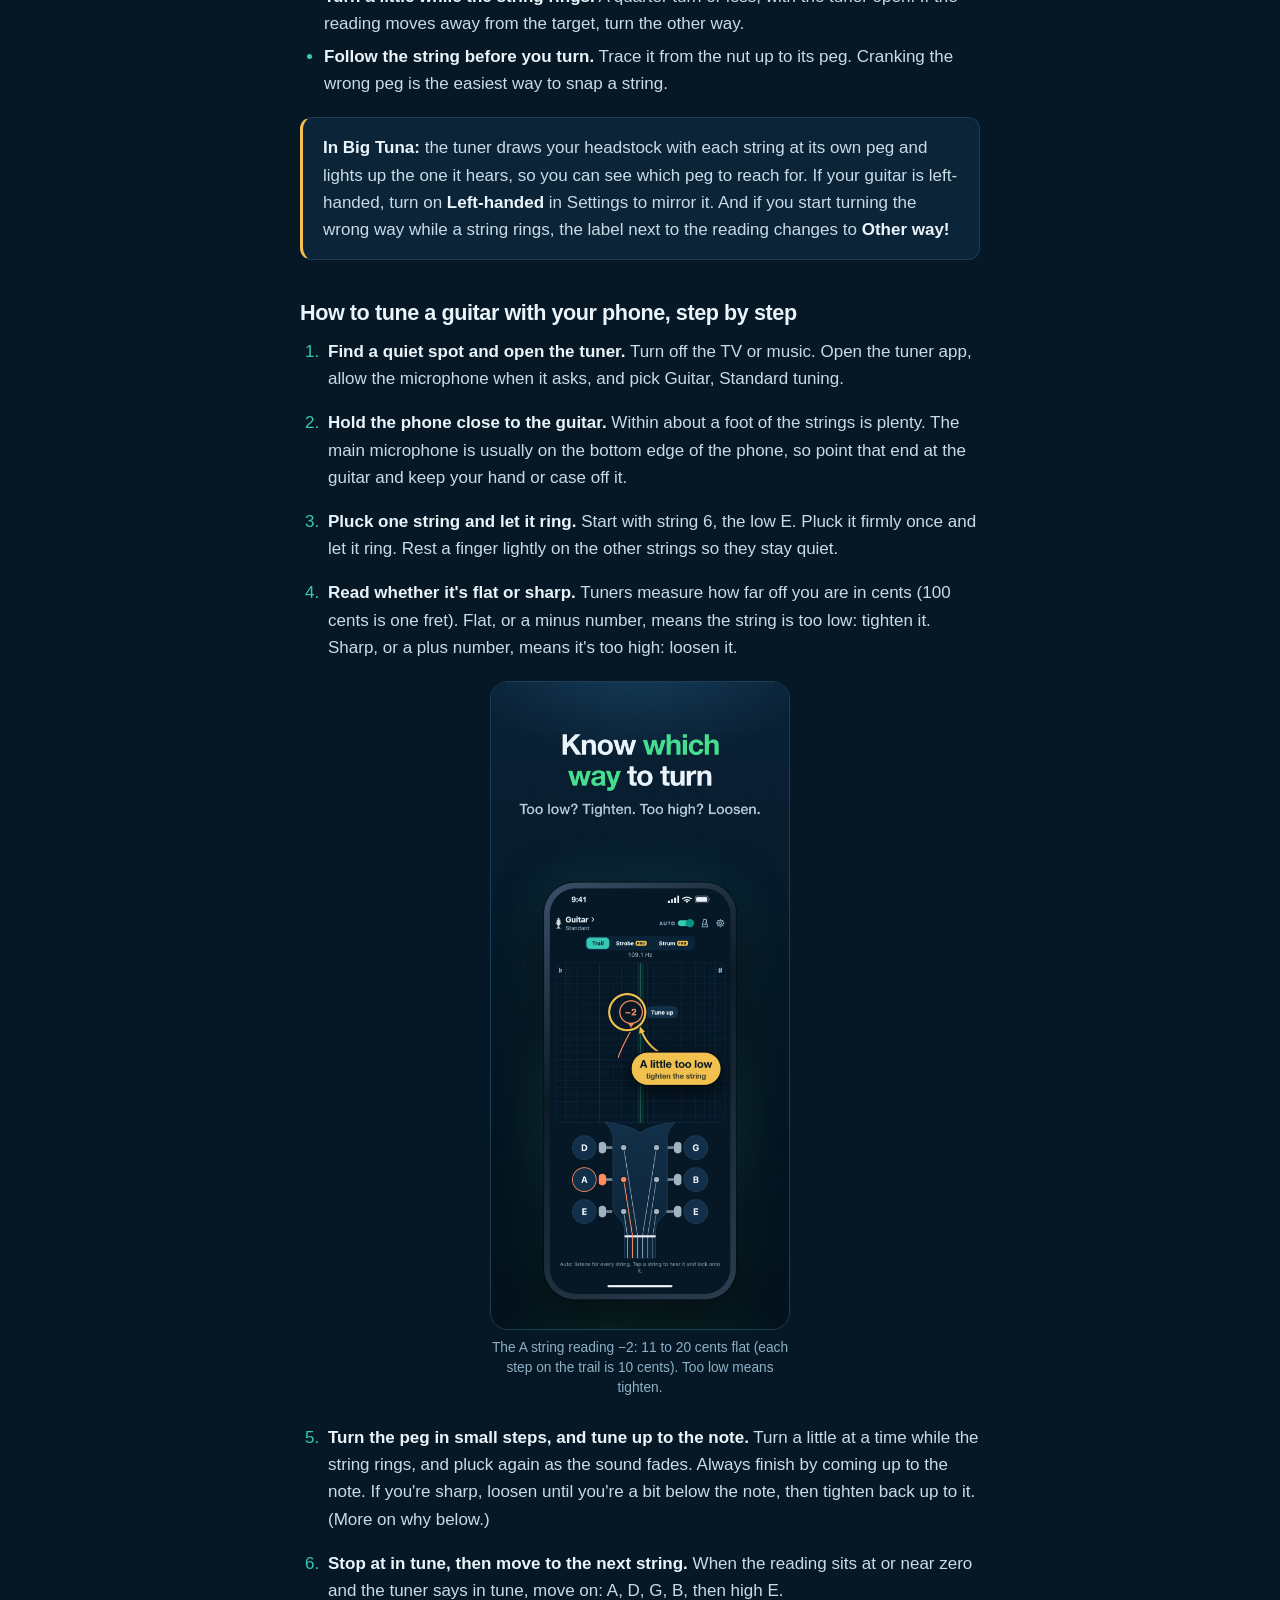
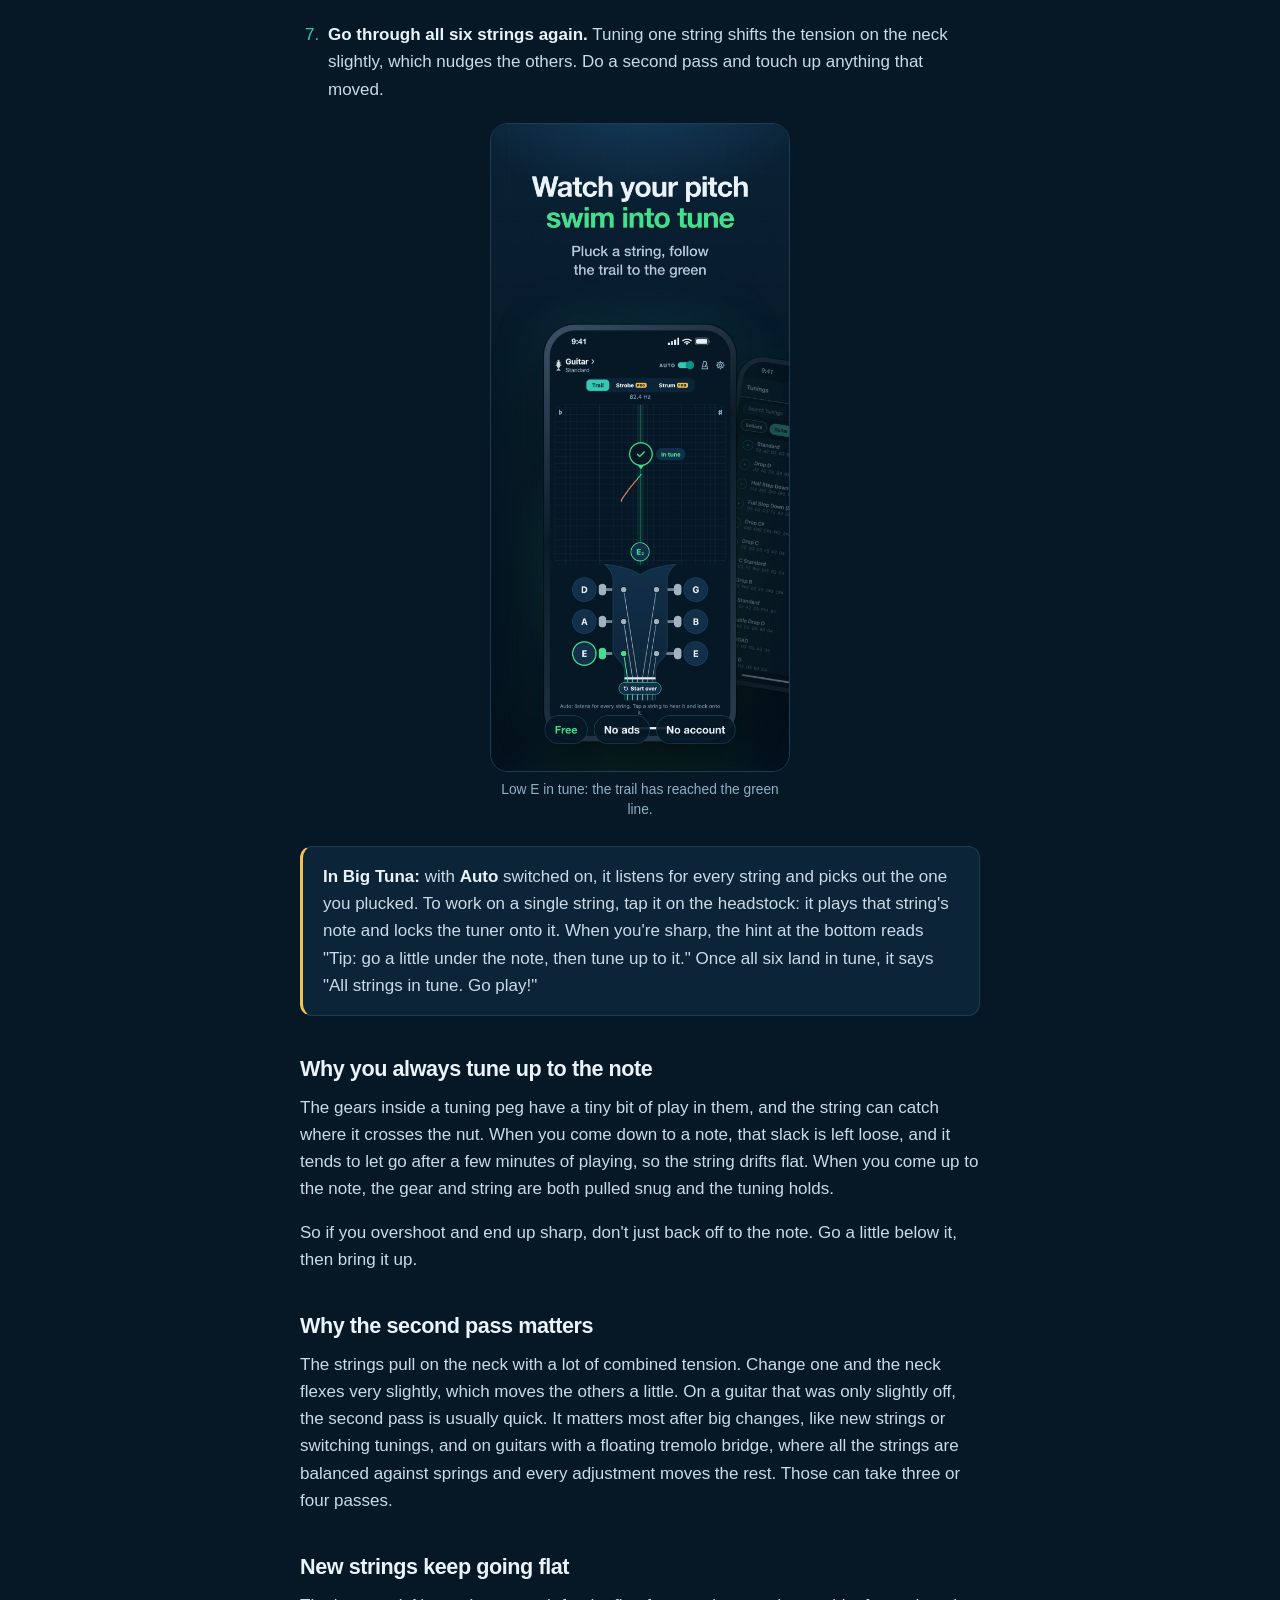
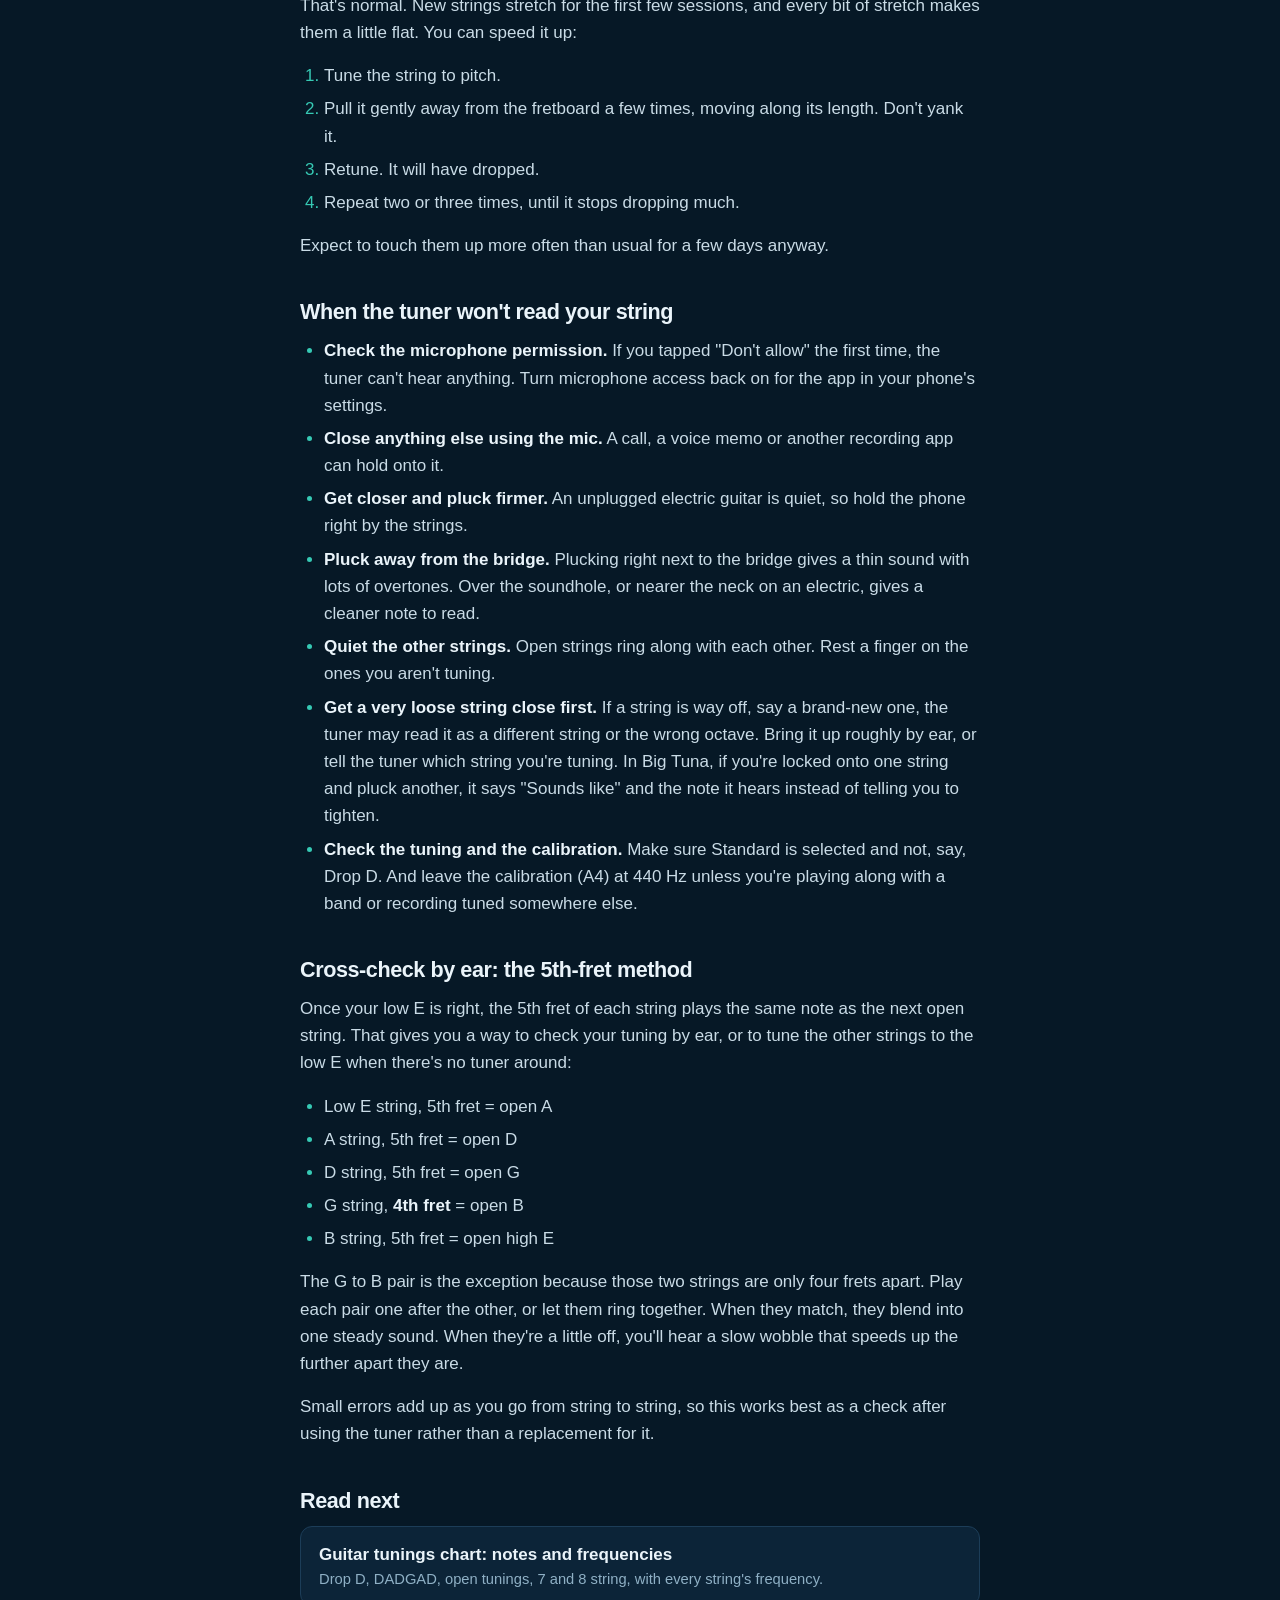
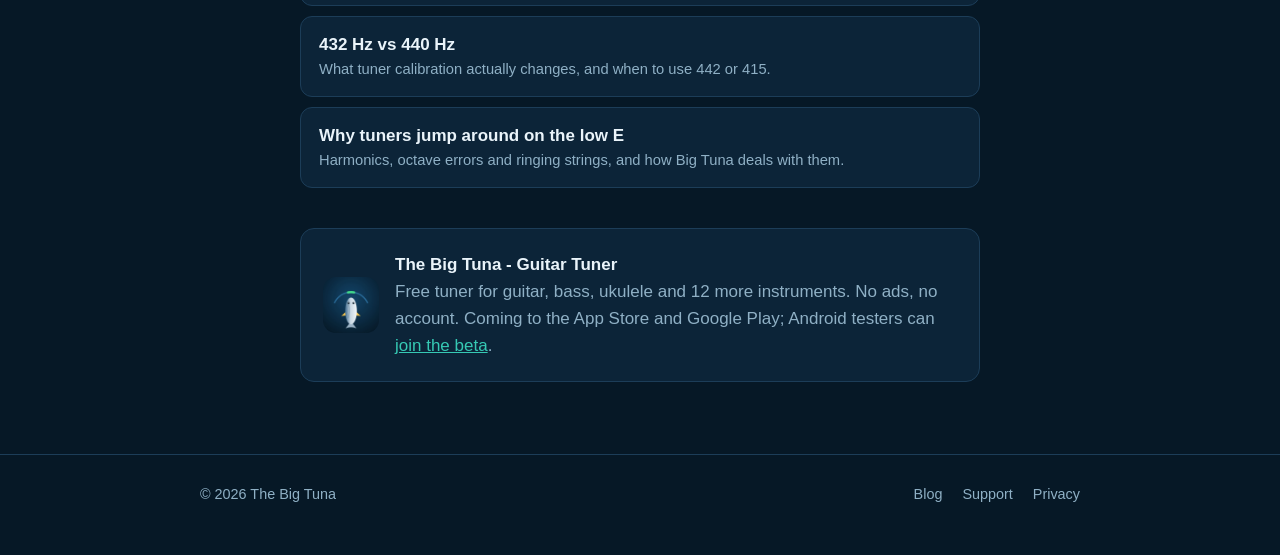
<file: blog/how-to-tune-a-guitar-with-your-phone/index.html>
<!doctype html>
<html lang="en">
<head>
  <meta charset="utf-8">
  <meta name="viewport" content="width=device-width, initial-scale=1">
  <title>How to Tune a Guitar With Your Phone (Step by Step) | The Big Tuna</title>
  <meta name="description" content="Standard tuning is E A D G B E, thickest string to thinnest. How to tune a guitar with a phone tuner, which way to turn each peg, and how to make it hold.">
  <link rel="canonical" href="https://tnrich.github.io/big-tuna-site/blog/how-to-tune-a-guitar-with-your-phone/">
  <meta name="theme-color" content="#061826">
  <meta name="author" content="Thomas Willheim">
  <meta property="og:type" content="article">
  <meta property="og:site_name" content="The Big Tuna">
  <meta property="og:url" content="https://tnrich.github.io/big-tuna-site/blog/how-to-tune-a-guitar-with-your-phone/">
  <meta property="og:title" content="How to tune a guitar with your phone">
  <meta property="og:description" content="Standard tuning notes, which way to turn the pegs, and a step-by-step phone tuner routine that holds.">
  <meta property="og:image" content="https://tnrich.github.io/big-tuna-site/img/og.png">
  <meta property="article:published_time" content="2026-11-18">
  <meta name="twitter:card" content="summary_large_image">
  <link rel="icon" href="../../img/favicon.png">
  <link rel="stylesheet" href="../../style.css?v=20eb42f7">
  <script type="application/ld+json">
  {
    "@context": "https://schema.org",
    "@graph": [
      {
        "@type": "BlogPosting",
        "@id": "https://tnrich.github.io/big-tuna-site/blog/how-to-tune-a-guitar-with-your-phone/#post",
        "headline": "How to tune a guitar with your phone (step by step)",
        "description": "Standard tuning is E A D G B E, thickest string to thinnest. How to tune a guitar with a phone tuner, which way to turn each peg, and how to make it hold.",
        "url": "https://tnrich.github.io/big-tuna-site/blog/how-to-tune-a-guitar-with-your-phone/",
        "mainEntityOfPage": "https://tnrich.github.io/big-tuna-site/blog/how-to-tune-a-guitar-with-your-phone/",
        "datePublished": "2026-11-18",
        "dateModified": "2026-11-18",
        "image": "https://tnrich.github.io/big-tuna-site/img/og.png",
        "inLanguage": "en",
        "keywords": "how to tune a guitar, tune guitar with phone, standard tuning notes, which way to turn guitar peg, guitar tuner app",
        "author": {
          "@type": "Person",
          "name": "Thomas Willheim",
          "url": "https://tnrich.github.io/big-tuna-site/"
        },
        "publisher": {
          "@type": "Organization",
          "name": "The Big Tuna",
          "logo": {
            "@type": "ImageObject",
            "url": "https://tnrich.github.io/big-tuna-site/img/icon.png"
          }
        }
      },
      {
        "@type": "HowTo",
        "@id": "https://tnrich.github.io/big-tuna-site/blog/how-to-tune-a-guitar-with-your-phone/#howto",
        "name": "How to tune a guitar with your phone",
        "description": "Tune a six-string guitar to standard tuning (E A D G B E) with a tuner app on your phone.",
        "mainEntityOfPage": {
          "@id": "https://tnrich.github.io/big-tuna-site/blog/how-to-tune-a-guitar-with-your-phone/#post"
        },
        "tool": [
          {
            "@type": "HowToTool",
            "name": "Guitar"
          },
          {
            "@type": "HowToTool",
            "name": "Phone with a chromatic or guitar tuner app"
          }
        ],
        "step": [
          {
            "@type": "HowToStep",
            "position": 1,
            "name": "Find a quiet spot and open the tuner",
            "text": "Turn off the TV or music. Open the tuner app, allow the microphone when it asks, and pick Guitar, Standard tuning.",
            "url": "https://tnrich.github.io/big-tuna-site/blog/how-to-tune-a-guitar-with-your-phone/#step-1"
          },
          {
            "@type": "HowToStep",
            "position": 2,
            "name": "Hold the phone close to the guitar",
            "text": "Within about a foot of the strings is plenty. The main microphone is usually on the bottom edge of the phone, so point that end at the guitar and keep your hand or case off it.",
            "url": "https://tnrich.github.io/big-tuna-site/blog/how-to-tune-a-guitar-with-your-phone/#step-2"
          },
          {
            "@type": "HowToStep",
            "position": 3,
            "name": "Pluck one string and let it ring",
            "text": "Start with string 6, the low E. Pluck it firmly once and let it ring. Rest a finger lightly on the other strings so they stay quiet.",
            "url": "https://tnrich.github.io/big-tuna-site/blog/how-to-tune-a-guitar-with-your-phone/#step-3"
          },
          {
            "@type": "HowToStep",
            "position": 4,
            "name": "Read whether it's flat or sharp",
            "text": "Tuners measure how far off you are in cents (100 cents is one fret). Flat, or a minus number, means the string is too low: tighten it. Sharp, or a plus number, means it's too high: loosen it.",
            "url": "https://tnrich.github.io/big-tuna-site/blog/how-to-tune-a-guitar-with-your-phone/#step-4",
            "image": "https://tnrich.github.io/big-tuna-site/img/shots/02.jpg"
          },
          {
            "@type": "HowToStep",
            "position": 5,
            "name": "Turn the peg in small steps, and tune up to the note",
            "text": "Turn a little at a time while the string rings, and pluck again as the sound fades. Always finish by coming up to the note. If you're sharp, loosen until you're a bit below the note, then tighten back up to it.",
            "url": "https://tnrich.github.io/big-tuna-site/blog/how-to-tune-a-guitar-with-your-phone/#step-5"
          },
          {
            "@type": "HowToStep",
            "position": 6,
            "name": "Stop at in tune, then move to the next string",
            "text": "When the reading sits at or near zero and the tuner says in tune, move on: A, D, G, B, then high E.",
            "url": "https://tnrich.github.io/big-tuna-site/blog/how-to-tune-a-guitar-with-your-phone/#step-6",
            "image": "https://tnrich.github.io/big-tuna-site/img/shots/01.jpg"
          },
          {
            "@type": "HowToStep",
            "position": 7,
            "name": "Go through all six strings again",
            "text": "Tuning one string shifts the tension on the neck slightly, which nudges the others. Do a second pass and touch up anything that moved.",
            "url": "https://tnrich.github.io/big-tuna-site/blog/how-to-tune-a-guitar-with-your-phone/#step-7"
          }
        ]
      }
    ]
  }
  </script>
</head>
<body>

<nav>
  <div class="wrap">
    <a class="brand" href="../../"><img src="../../img/icon.png" alt=""><span>The Big Tuna</span></a>
    <a class="link" href="../" aria-current="page">Blog</a>
    <a class="link" href="../../support/">Support</a>
    <a class="link" href="../../beta/">Beta</a>
  </div>
</nav>

<main class="wrap narrow prose">
  <h1>How to tune a guitar with your phone (step by step)</h1>
  <p class="meta">By Thomas Willheim &middot; November 18, 2026</p>

  <p>Standard tuning is E A D G B E, from the thickest string to the thinnest. To tune with your phone, open a tuner app, pluck one string at a time, tighten the peg if the tuner says the string is too low (flat) and loosen it if it's too high (sharp), always finishing by tuning up to the note.</p>
  <p>You don't need a clip-on tuner for this. A tuner app does the same job as long as the room is reasonably quiet. Below is the whole routine, plus the two things that trip up most beginners: which way to turn the peg, and why a guitar that was in tune five minutes ago isn't anymore.</p>

  <h2 id="standard-tuning">Standard tuning notes</h2>
  <p>Guitar strings are numbered from the thinnest to the thickest. String 1 is the thin high E, and string 6 is the thick low E. When you hold the guitar to play, string 6 is the one nearest your face, which is confusing at first: the "low" string sits on top. It's called low because it sounds lowest.</p>

  <div class="table-wrap"><table>
    <thead><tr><th scope="col">String</th><th scope="col">Name</th><th scope="col">Note</th><th scope="col" class="num">Frequency</th></tr></thead>
    <tbody>
      <tr><td>6 (thickest)</td><td>Low E</td><td>E2</td><td class="num">82.41 Hz</td></tr>
      <tr><td>5</td><td>A</td><td>A2</td><td class="num">110.00 Hz</td></tr>
      <tr><td>4</td><td>D</td><td>D3</td><td class="num">146.83 Hz</td></tr>
      <tr><td>3</td><td>G</td><td>G3</td><td class="num">196.00 Hz</td></tr>
      <tr><td>2</td><td>B</td><td>B3</td><td class="num">246.94 Hz</td></tr>
      <tr><td>1 (thinnest)</td><td>High E</td><td>E4</td><td class="num">329.63 Hz</td></tr>
    </tbody>
  </table></div>

  <p>The number after each note is the octave, so the two E strings are both E, two octaves apart. The frequencies assume the usual reference of A4 = 440 Hz, which is what every tuner uses unless you change it.</p>
  <p>To remember the order from low to high: <strong>Eddie Ate Dynamite, Good Bye Eddie.</strong></p>

  <h2 id="which-way-to-turn">Which way to turn the tuning peg</h2>
  <p>The pegs (also called tuners or tuning keys) wind the string around a metal post. Tightening a string raises its pitch. Loosening it lowers the pitch. That part is the same on every guitar.</p>
  <p>Which way you turn the peg to tighten depends on which side of the headstock it's on. Most acoustic guitars, and plenty of electrics, have three pegs on each side. The two sides are mirror images, so turning a peg clockwise tightens the strings on one side and loosens the strings on the other. If your guitar has all six pegs in a row on one side, they all turn the same way.</p>
  <p>So rather than memorizing a direction, use this:</p>
  <ul>
    <li><strong>Watch the post, not the peg.</strong> When you tighten, more string winds onto the post. When you loosen, string comes off it.</li>
    <li><strong>Turn a little while the string rings.</strong> A quarter turn or less, with the tuner open. If the reading moves away from the target, turn the other way.</li>
    <li><strong>Follow the string before you turn.</strong> Trace it from the nut up to its peg. Cranking the wrong peg is the easiest way to snap a string.</li>
  </ul>

  <div class="callout app"><p><strong>In Big Tuna:</strong> the tuner draws your headstock with each string at its own peg and lights up the one it hears, so you can see which peg to reach for. If your guitar is left-handed, turn on <strong>Left-handed</strong> in Settings to mirror it. And if you start turning the wrong way while a string rings, the label next to the reading changes to <strong>Other way!</strong></p></div>

  <h2 id="steps">How to tune a guitar with your phone, step by step</h2>
  <ol class="steps-list">
    <li id="step-1"><strong>Find a quiet spot and open the tuner.</strong> Turn off the TV or music. Open the tuner app, allow the microphone when it asks, and pick Guitar, Standard tuning.</li>
    <li id="step-2"><strong>Hold the phone close to the guitar.</strong> Within about a foot of the strings is plenty. The main microphone is usually on the bottom edge of the phone, so point that end at the guitar and keep your hand or case off it.</li>
    <li id="step-3"><strong>Pluck one string and let it ring.</strong> Start with string 6, the low E. Pluck it firmly once and let it ring. Rest a finger lightly on the other strings so they stay quiet.</li>
    <li id="step-4"><strong>Read whether it's flat or sharp.</strong> Tuners measure how far off you are in cents (100 cents is one fret). Flat, or a minus number, means the string is too low: tighten it. Sharp, or a plus number, means it's too high: loosen it.</li>
  </ol>

  <figure class="shot"><img src="../../img/shots/02.jpg" loading="lazy" alt="Big Tuna tuner screen with the A string reading minus 2 at 109.1 Hz, the label Tune up, and a note saying A little too low, tighten the string."><figcaption>The A string reading −2: 11 to 20 cents flat (each step on the trail is 10 cents). Too low means tighten.</figcaption></figure>

  <ol class="steps-list" start="5">
    <li id="step-5"><strong>Turn the peg in small steps, and tune up to the note.</strong> Turn a little at a time while the string rings, and pluck again as the sound fades. Always finish by coming up to the note. If you're sharp, loosen until you're a bit below the note, then tighten back up to it. (More on why below.)</li>
    <li id="step-6"><strong>Stop at in tune, then move to the next string.</strong> When the reading sits at or near zero and the tuner says in tune, move on: A, D, G, B, then high E.</li>
    <li id="step-7"><strong>Go through all six strings again.</strong> Tuning one string shifts the tension on the neck slightly, which nudges the others. Do a second pass and touch up anything that moved.</li>
  </ol>

  <figure class="shot"><img src="../../img/shots/01.jpg" loading="lazy" alt="Big Tuna showing the low E string in tune at 82.4 Hz, with the pitch trail climbing into the green center line and an In tune label."><figcaption>Low E in tune: the trail has reached the green line.</figcaption></figure>

  <div class="callout app"><p><strong>In Big Tuna:</strong> with <strong>Auto</strong> switched on, it listens for every string and picks out the one you plucked. To work on a single string, tap it on the headstock: it plays that string's note and locks the tuner onto it. When you're sharp, the hint at the bottom reads "Tip: go a little under the note, then tune up to it." Once all six land in tune, it says "All strings in tune. Go play!"</p></div>

  <h2 id="tune-up">Why you always tune up to the note</h2>
  <p>The gears inside a tuning peg have a tiny bit of play in them, and the string can catch where it crosses the nut. When you come down to a note, that slack is left loose, and it tends to let go after a few minutes of playing, so the string drifts flat. When you come up to the note, the gear and string are both pulled snug and the tuning holds.</p>
  <p>So if you overshoot and end up sharp, don't just back off to the note. Go a little below it, then bring it up.</p>

  <h2 id="second-pass">Why the second pass matters</h2>
  <p>The strings pull on the neck with a lot of combined tension. Change one and the neck flexes very slightly, which moves the others a little. On a guitar that was only slightly off, the second pass is usually quick. It matters most after big changes, like new strings or switching tunings, and on guitars with a floating tremolo bridge, where all the strings are balanced against springs and every adjustment moves the rest. Those can take three or four passes.</p>

  <h2 id="new-strings">New strings keep going flat</h2>
  <p>That's normal. New strings stretch for the first few sessions, and every bit of stretch makes them a little flat. You can speed it up:</p>
  <ol>
    <li>Tune the string to pitch.</li>
    <li>Pull it gently away from the fretboard a few times, moving along its length. Don't yank it.</li>
    <li>Retune. It will have dropped.</li>
    <li>Repeat two or three times, until it stops dropping much.</li>
  </ol>
  <p>Expect to touch them up more often than usual for a few days anyway.</p>

  <h2 id="tuner-wont-read">When the tuner won't read your string</h2>
  <ul>
    <li><strong>Check the microphone permission.</strong> If you tapped "Don't allow" the first time, the tuner can't hear anything. Turn microphone access back on for the app in your phone's settings.</li>
    <li><strong>Close anything else using the mic.</strong> A call, a voice memo or another recording app can hold onto it.</li>
    <li><strong>Get closer and pluck firmer.</strong> An unplugged electric guitar is quiet, so hold the phone right by the strings.</li>
    <li><strong>Pluck away from the bridge.</strong> Plucking right next to the bridge gives a thin sound with lots of overtones. Over the soundhole, or nearer the neck on an electric, gives a cleaner note to read.</li>
    <li><strong>Quiet the other strings.</strong> Open strings ring along with each other. Rest a finger on the ones you aren't tuning.</li>
    <li><strong>Get a very loose string close first.</strong> If a string is way off, say a brand-new one, the tuner may read it as a different string or the wrong octave. Bring it up roughly by ear, or tell the tuner which string you're tuning. In Big Tuna, if you're locked onto one string and pluck another, it says "Sounds like" and the note it hears instead of telling you to tighten.</li>
    <li><strong>Check the tuning and the calibration.</strong> Make sure Standard is selected and not, say, Drop D. And leave the calibration (A4) at 440 Hz unless you're playing along with a band or recording tuned somewhere else.</li>
  </ul>

  <h2 id="by-ear">Cross-check by ear: the 5th-fret method</h2>
  <p>Once your low E is right, the 5th fret of each string plays the same note as the next open string. That gives you a way to check your tuning by ear, or to tune the other strings to the low E when there's no tuner around:</p>
  <ul>
    <li>Low E string, 5th fret = open A</li>
    <li>A string, 5th fret = open D</li>
    <li>D string, 5th fret = open G</li>
    <li>G string, <strong>4th fret</strong> = open B</li>
    <li>B string, 5th fret = open high E</li>
  </ul>
  <p>The G to B pair is the exception because those two strings are only four frets apart. Play each pair one after the other, or let them ring together. When they match, they blend into one steady sound. When they're a little off, you'll hear a slow wobble that speeds up the further apart they are.</p>
  <p>Small errors add up as you go from string to string, so this works best as a check after using the tuner rather than a replacement for it.</p>

  <h2>Read next</h2>
  <div class="readnext">
    <a href="../guitar-tunings-chart/">Guitar tunings chart: notes and frequencies<span>Drop D, DADGAD, open tunings, 7 and 8 string, with every string's frequency.</span></a>
    <a href="../432-hz-vs-440-hz/">432 Hz vs 440 Hz<span>What tuner calibration actually changes, and when to use 442 or 415.</span></a>
    <a href="../why-guitar-tuners-jump-around/">Why tuners jump around on the low E<span>Harmonics, octave errors and ringing strings, and how Big Tuna deals with them.</span></a>
  </div>

  <div class="post-cta">
    <img src="../../img/icon.png" alt="">
    <p><strong>The Big Tuna - Guitar Tuner</strong>Free tuner for guitar, bass, ukulele and 12 more instruments. No ads, no account. Coming to the App Store and Google Play; Android testers can <a href="../../beta/">join the beta</a>.</p>
  </div>
</main>

<footer>
  <div class="wrap">
    <span>© 2026 The Big Tuna</span>
    <a href="../">Blog</a>
    <a href="../../support/">Support</a>
    <a href="../../privacy/">Privacy</a>
  </div>
</footer>
</body>
</html>
</file>
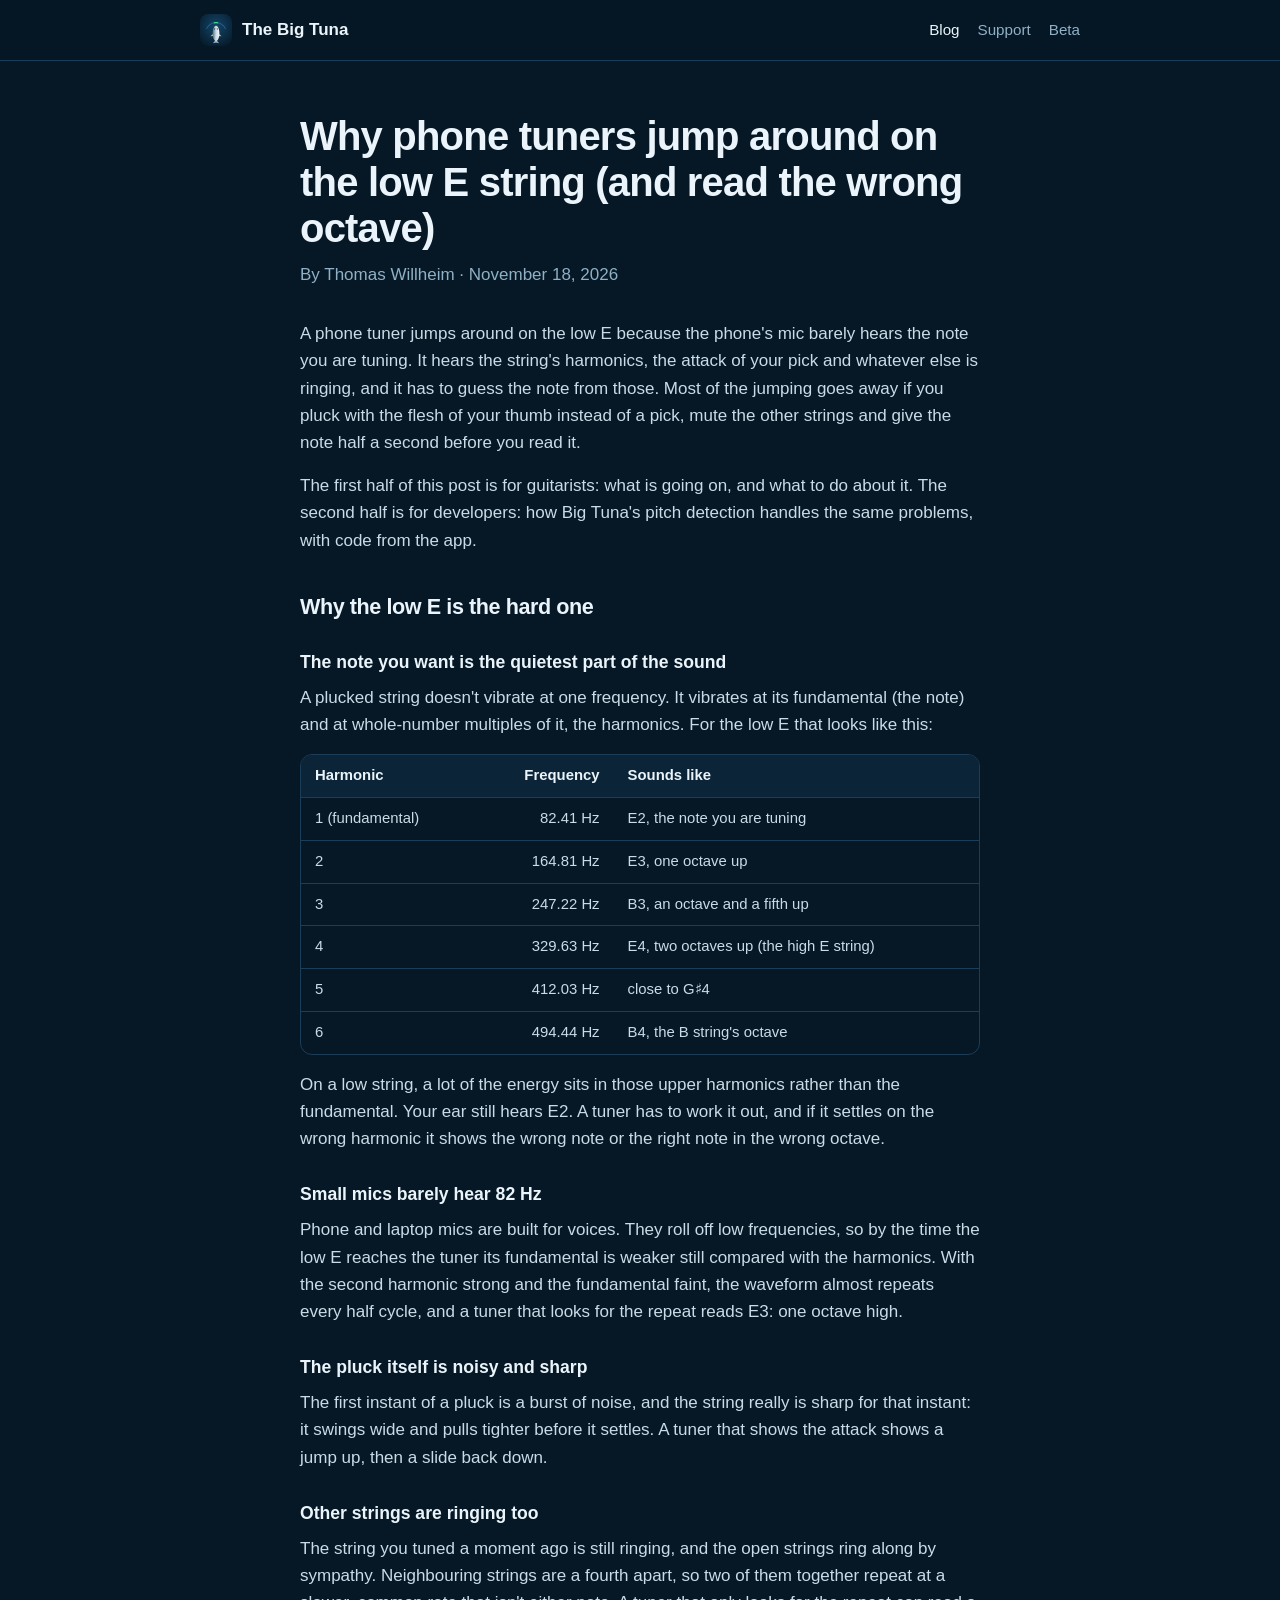
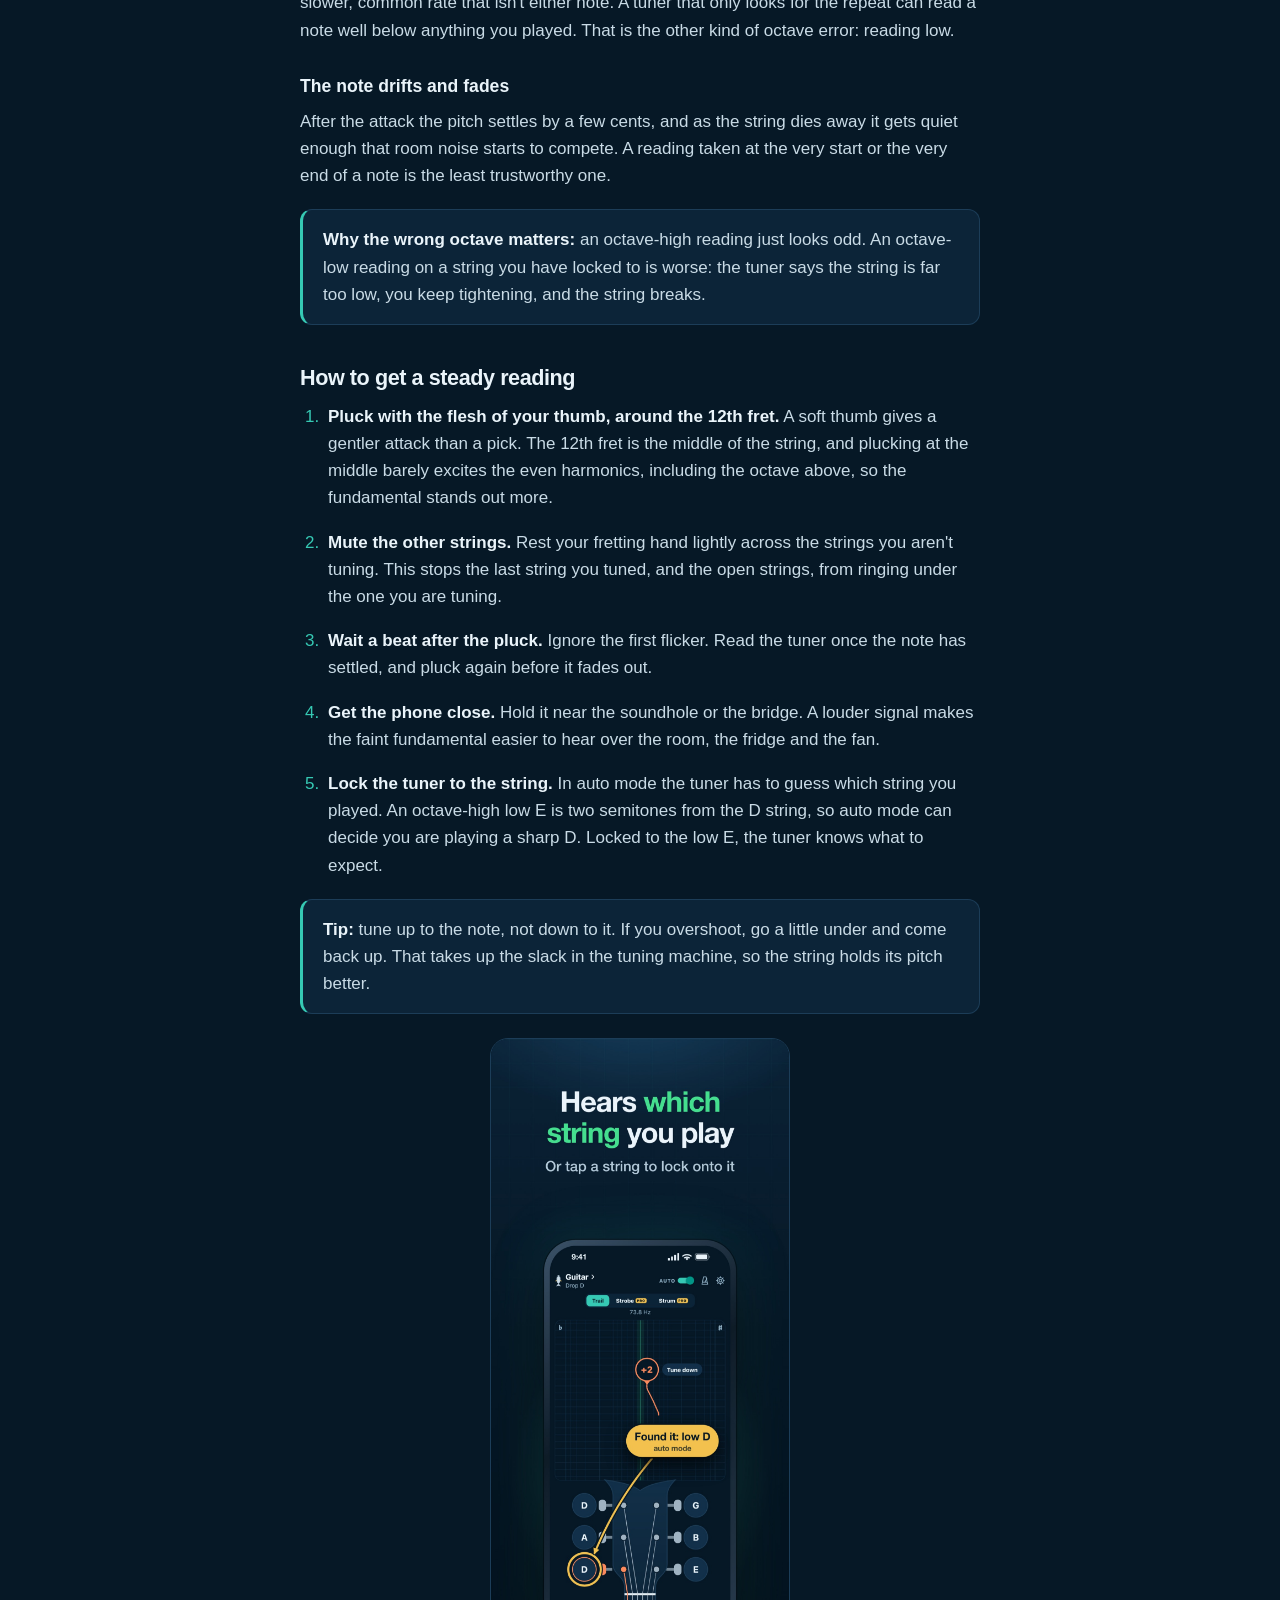
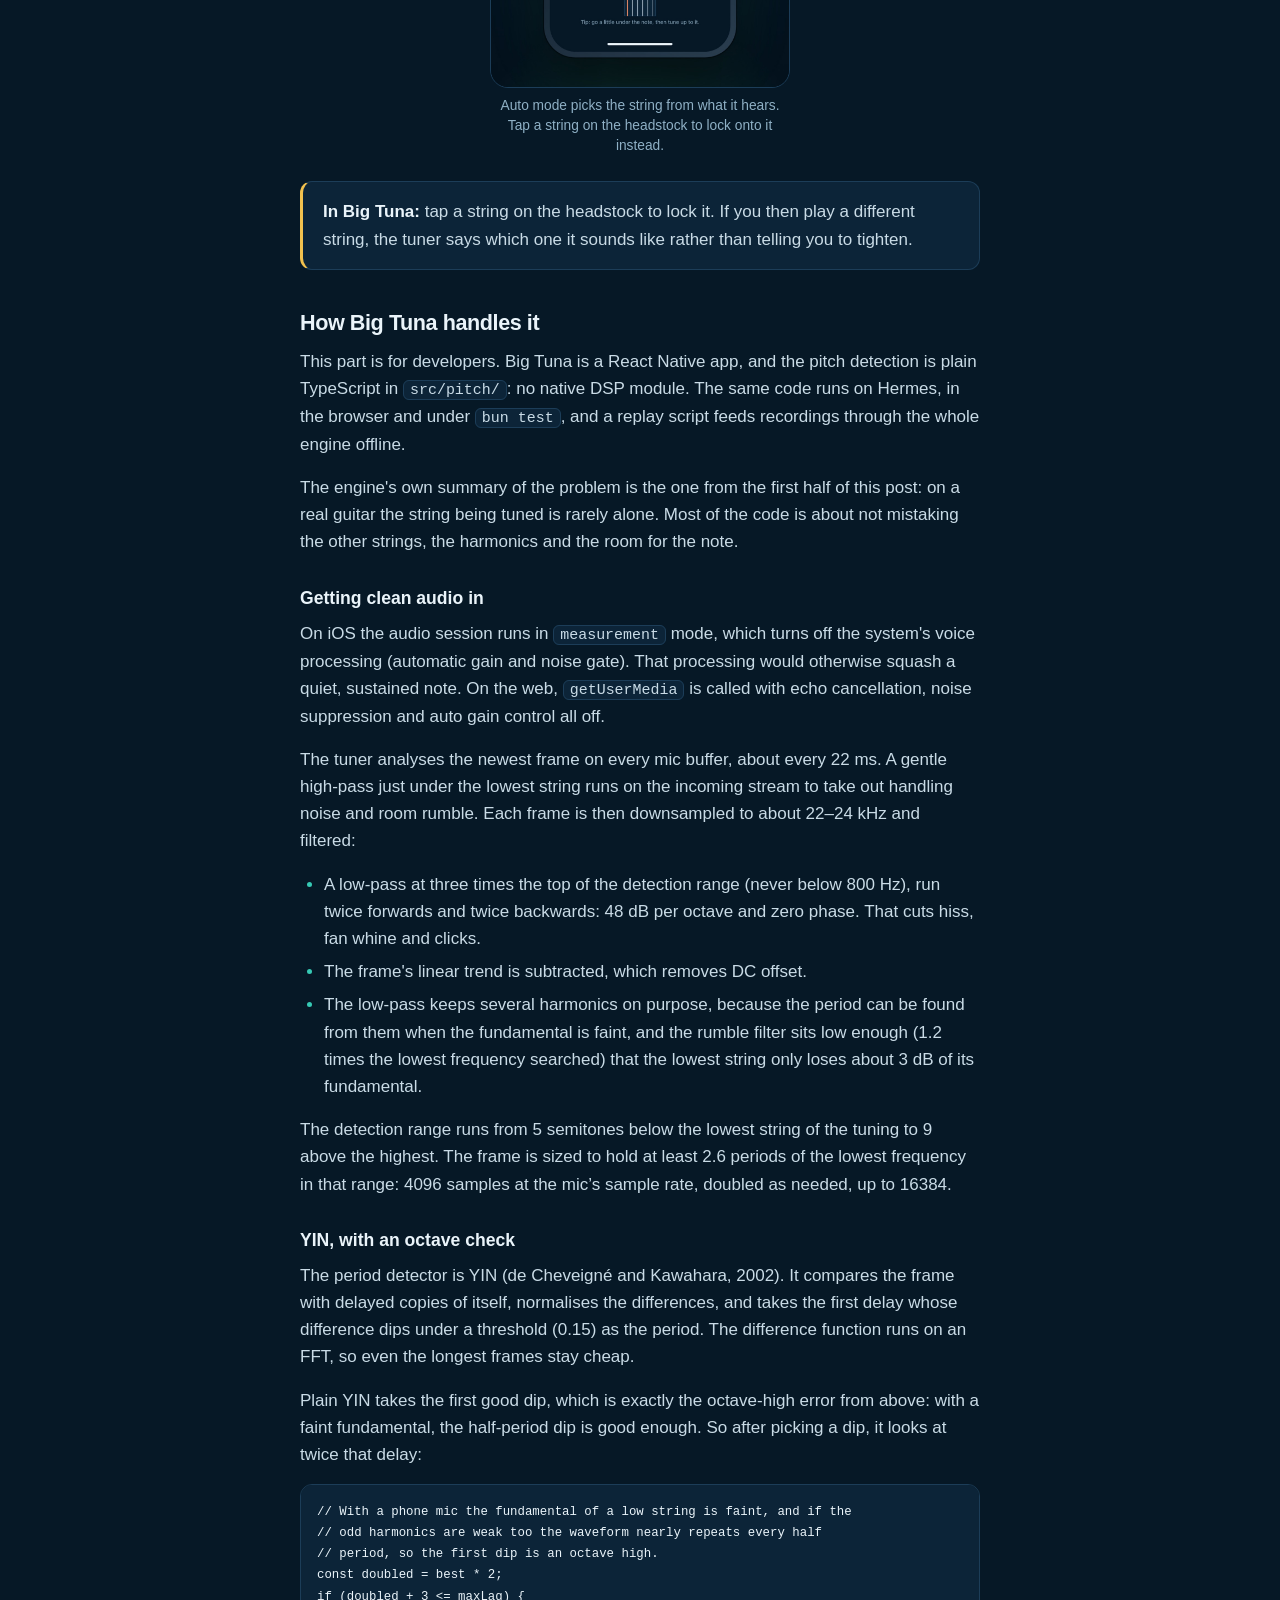
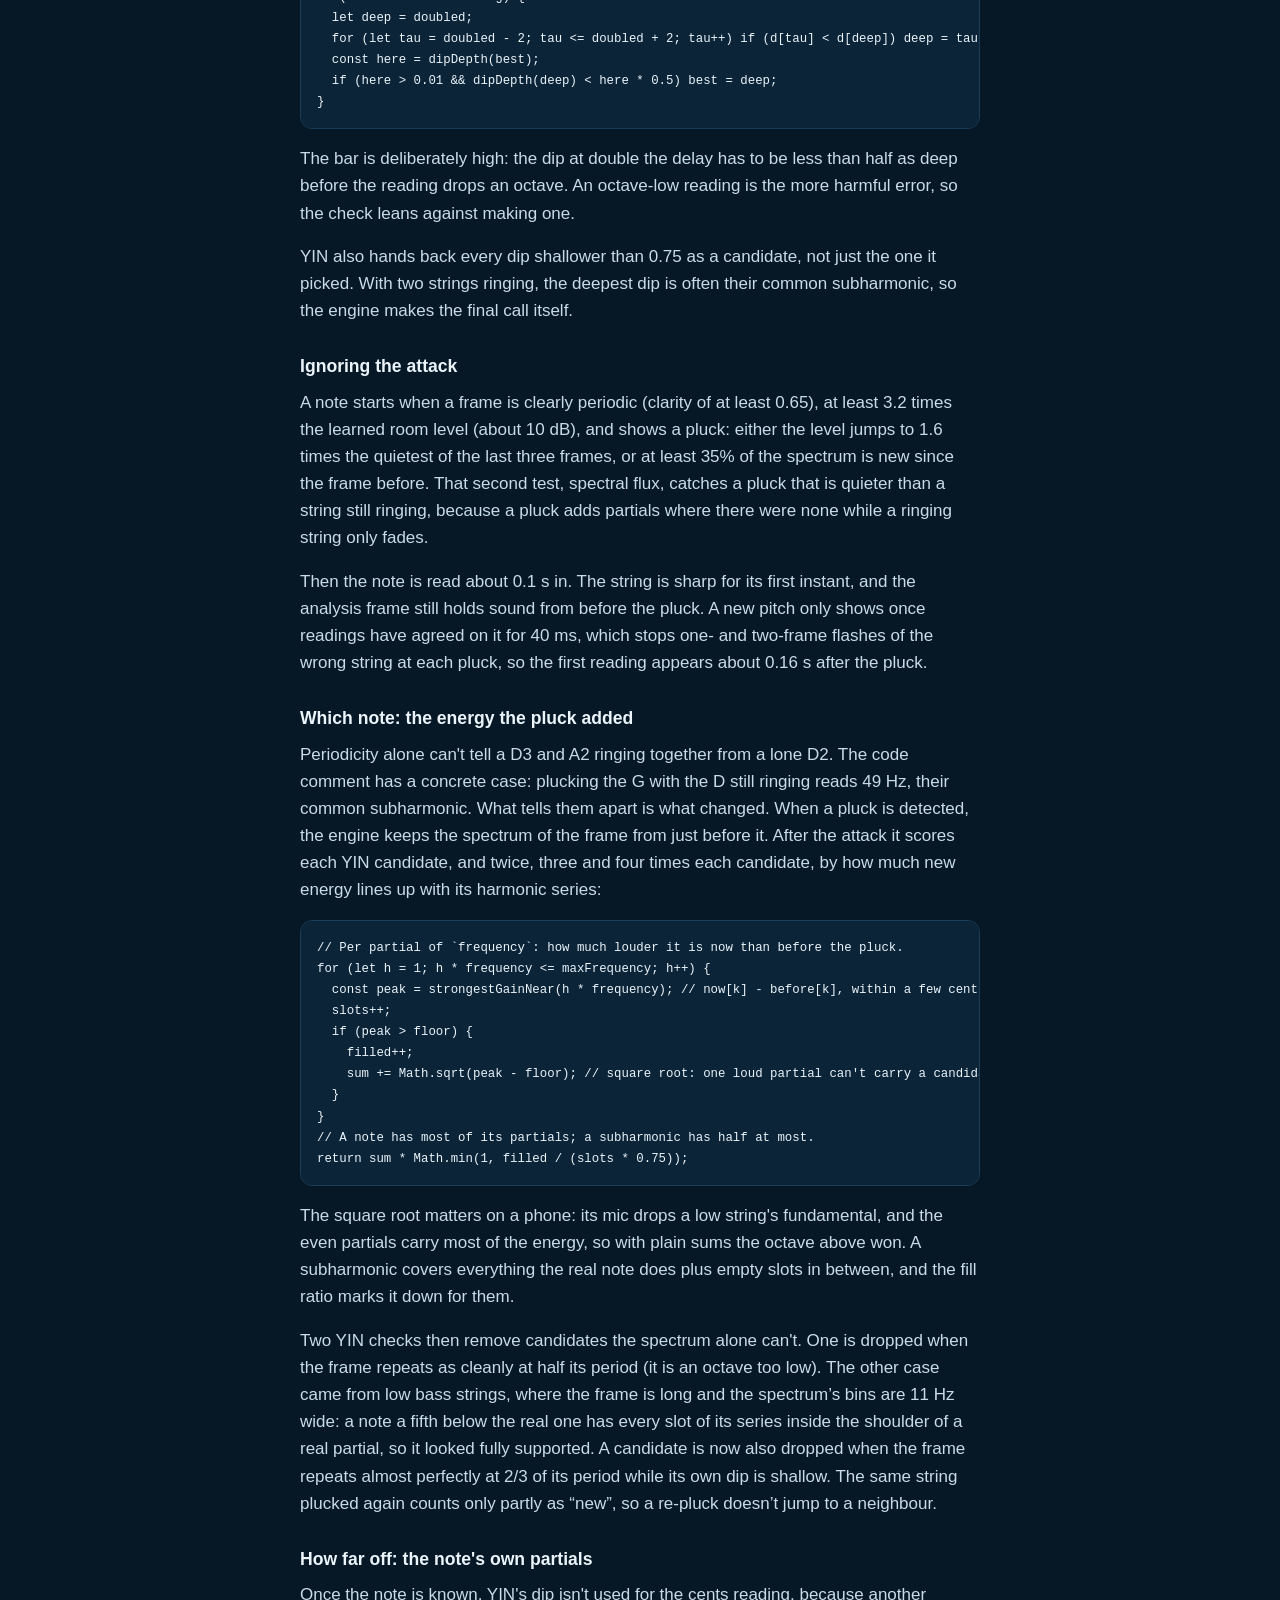
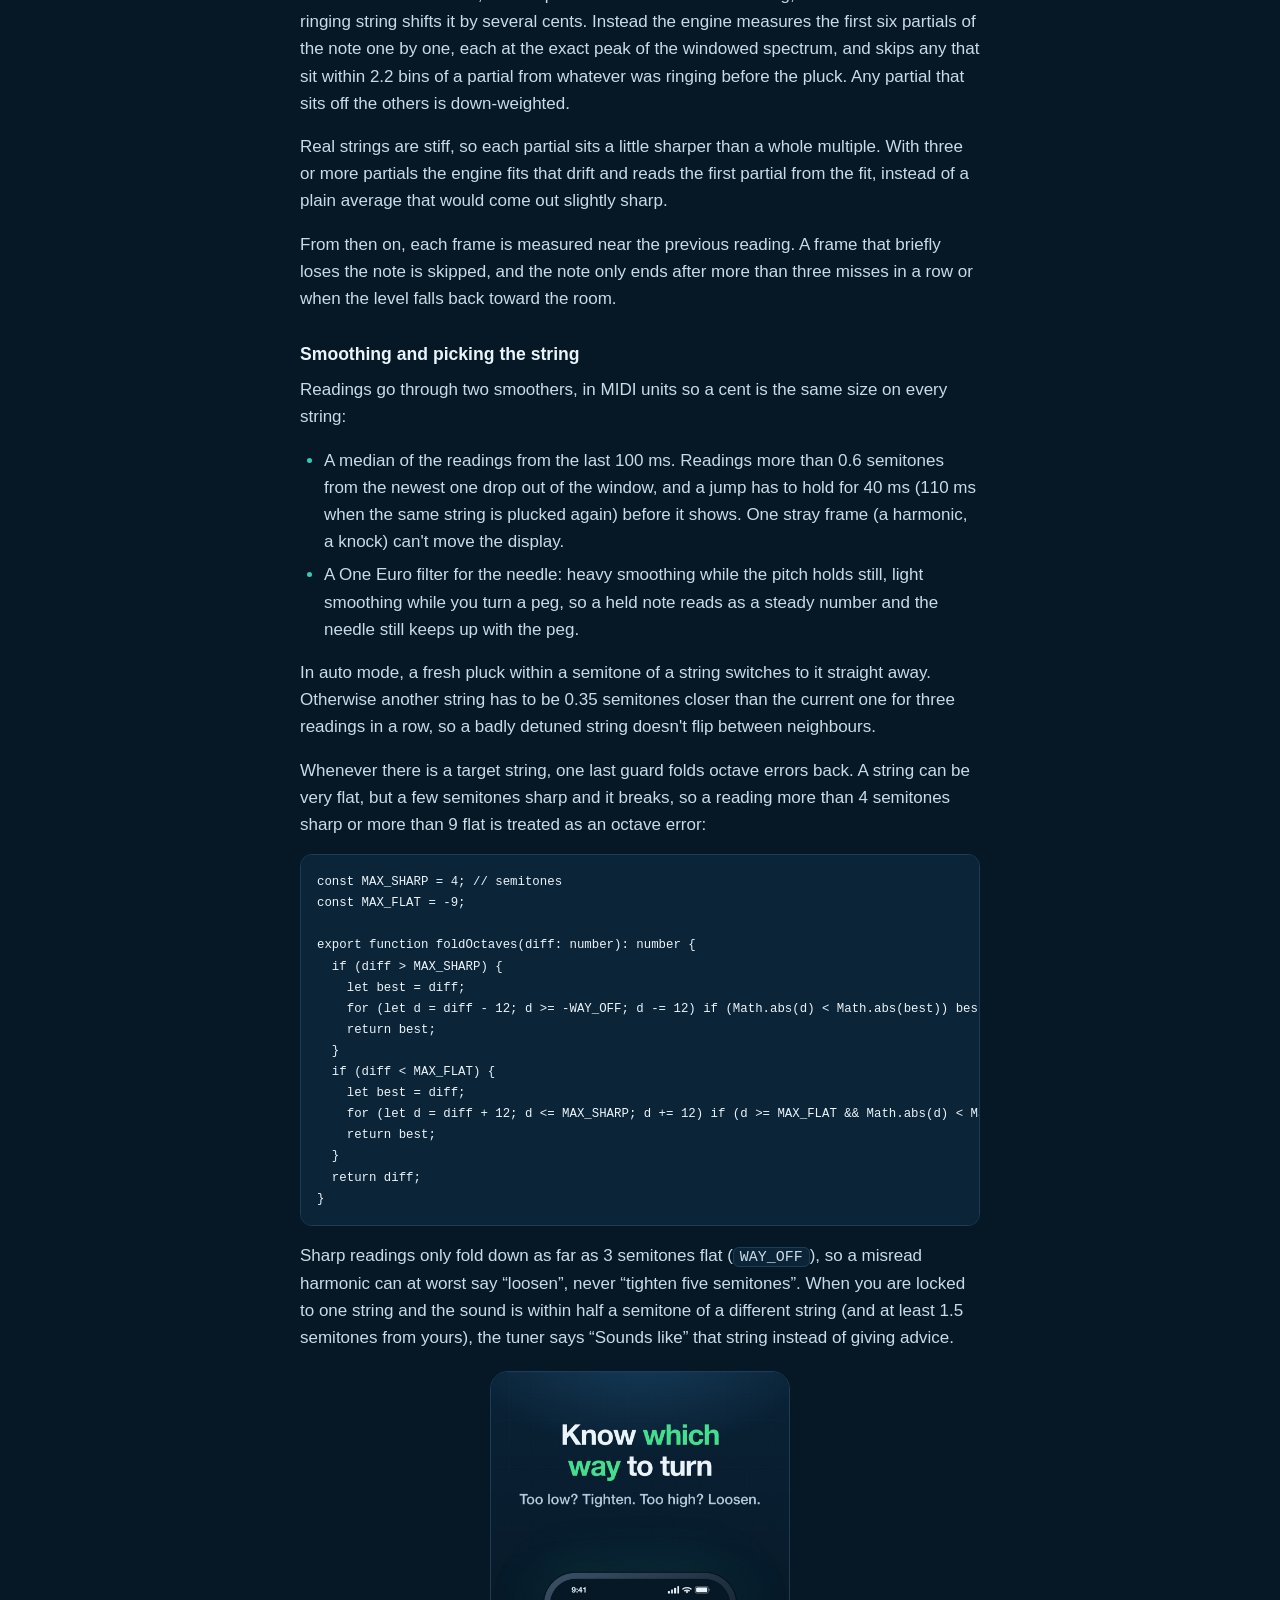
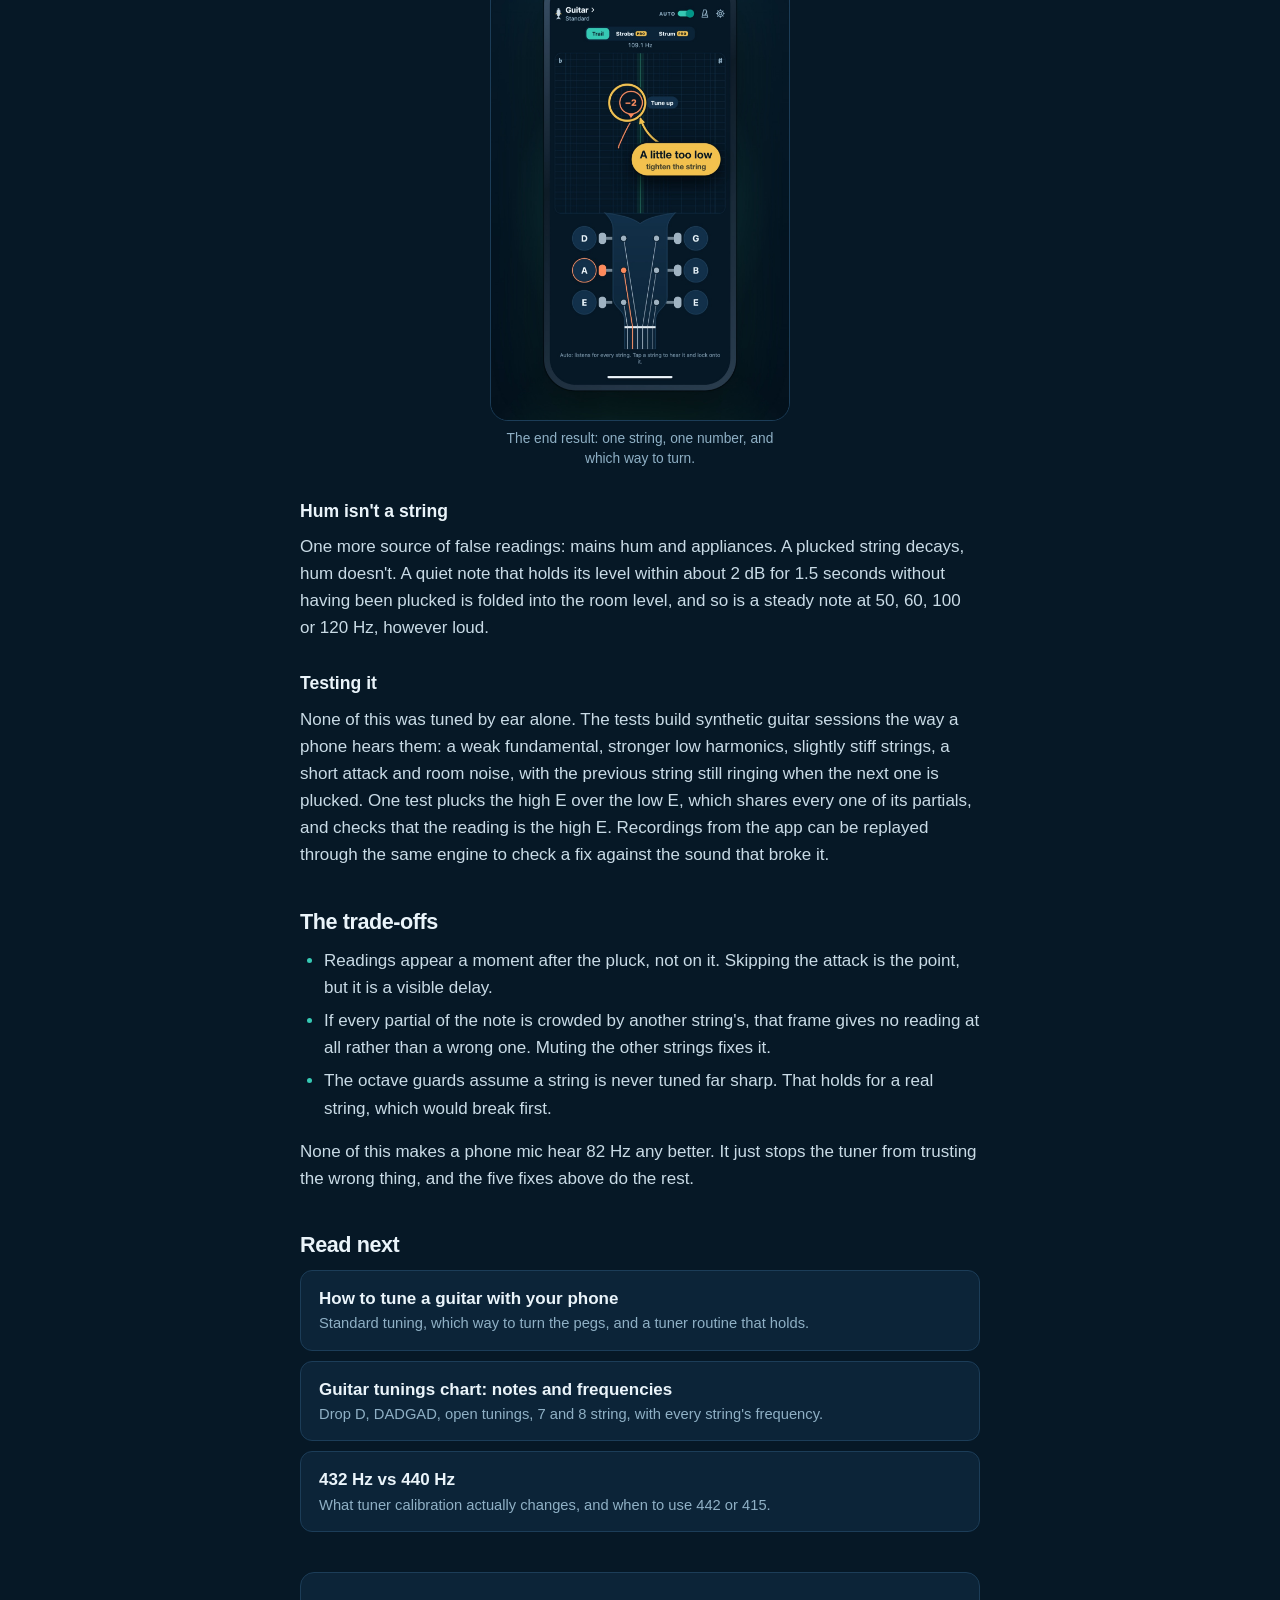
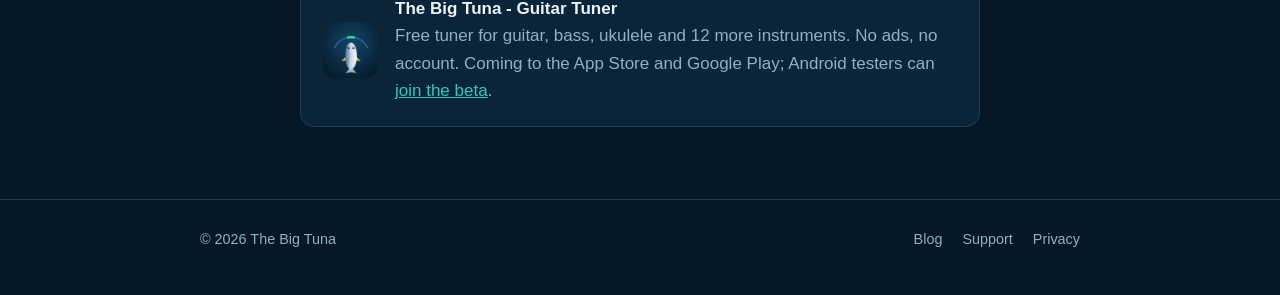
<file: blog/why-guitar-tuners-jump-around/index.html>
<!doctype html>
<html lang="en">
<head>
  <meta charset="utf-8">
  <meta name="viewport" content="width=device-width, initial-scale=1">
  <title>Tuner Jumping Around on Low E? Causes and Octave Errors | The Big Tuna</title>
  <meta name="description" content="Phone tuner jumping around or reading the wrong octave on the low E? Why it happens, five fixes that work, and how Big Tuna's pitch detection deals with it.">
  <link rel="canonical" href="https://tnrich.github.io/big-tuna-site/blog/why-guitar-tuners-jump-around/">
  <meta name="theme-color" content="#061826">
  <meta name="author" content="Thomas Willheim">
  <meta property="og:type" content="article">
  <meta property="og:site_name" content="The Big Tuna">
  <meta property="og:url" content="https://tnrich.github.io/big-tuna-site/blog/why-guitar-tuners-jump-around/">
  <meta property="og:title" content="Why phone tuners jump around on the low E string">
  <meta property="og:description" content="Why the low E fools phone tuners, what fixes it, and how Big Tuna picks the right note and octave.">
  <meta property="og:image" content="https://tnrich.github.io/big-tuna-site/img/og.png">
  <meta property="article:published_time" content="2026-11-18">
  <meta name="twitter:card" content="summary_large_image">
  <link rel="icon" href="../../img/favicon.png">
  <link rel="stylesheet" href="../../style.css?v=20eb42f7">
  <script type="application/ld+json">
  {
    "@context": "https://schema.org",
    "@type": "TechArticle",
    "headline": "Why phone tuners jump around on the low E string (and read the wrong octave)",
    "description": "Phone tuner jumping around or reading the wrong octave on the low E? Why it happens, five fixes that work, and how Big Tuna's pitch detection deals with it.",
    "url": "https://tnrich.github.io/big-tuna-site/blog/why-guitar-tuners-jump-around/",
    "mainEntityOfPage": "https://tnrich.github.io/big-tuna-site/blog/why-guitar-tuners-jump-around/",
    "datePublished": "2026-11-18",
    "dateModified": "2026-11-23",
    "image": "https://tnrich.github.io/big-tuna-site/img/og.png",
    "author": { "@type": "Person", "name": "Thomas Willheim", "url": "https://tnrich.github.io/big-tuna-site/" },
    "publisher": { "@type": "Organization", "name": "The Big Tuna", "logo": { "@type": "ImageObject", "url": "https://tnrich.github.io/big-tuna-site/img/icon.png" } }
  }
  </script>
</head>
<body>

<nav>
  <div class="wrap">
    <a class="brand" href="../../"><img src="../../img/icon.png" alt=""><span>The Big Tuna</span></a>
    <a class="link" href="../" aria-current="page">Blog</a>
    <a class="link" href="../../support/">Support</a>
    <a class="link" href="../../beta/">Beta</a>
  </div>
</nav>

<main class="wrap narrow prose">
  <h1>Why phone tuners jump around on the low E string (and read the wrong octave)</h1>
  <p class="meta">By Thomas Willheim &middot; November 18, 2026</p>

  <p>A phone tuner jumps around on the low E because the phone's mic barely hears the note you are tuning. It hears the string's harmonics, the attack of your pick and whatever else is ringing, and it has to guess the note from those. Most of the jumping goes away if you pluck with the flesh of your thumb instead of a pick, mute the other strings and give the note half a second before you read it.</p>

  <p>The first half of this post is for guitarists: what is going on, and what to do about it. The second half is for developers: how Big Tuna's pitch detection handles the same problems, with code from the app.</p>

  <h2>Why the low E is the hard one</h2>

  <h3>The note you want is the quietest part of the sound</h3>
  <p>A plucked string doesn't vibrate at one frequency. It vibrates at its fundamental (the note) and at whole-number multiples of it, the harmonics. For the low E that looks like this:</p>

  <div class="table-wrap"><table>
    <thead><tr><th scope="col">Harmonic</th><th scope="col" class="num">Frequency</th><th scope="col">Sounds like</th></tr></thead>
    <tbody>
      <tr><td>1 (fundamental)</td><td class="num">82.41 Hz</td><td>E2, the note you are tuning</td></tr>
      <tr><td>2</td><td class="num">164.81 Hz</td><td>E3, one octave up</td></tr>
      <tr><td>3</td><td class="num">247.22 Hz</td><td>B3, an octave and a fifth up</td></tr>
      <tr><td>4</td><td class="num">329.63 Hz</td><td>E4, two octaves up (the high E string)</td></tr>
      <tr><td>5</td><td class="num">412.03 Hz</td><td>close to G&sharp;4</td></tr>
      <tr><td>6</td><td class="num">494.44 Hz</td><td>B4, the B string's octave</td></tr>
    </tbody>
  </table></div>

  <p>On a low string, a lot of the energy sits in those upper harmonics rather than the fundamental. Your ear still hears E2. A tuner has to work it out, and if it settles on the wrong harmonic it shows the wrong note or the right note in the wrong octave.</p>

  <h3>Small mics barely hear 82 Hz</h3>
  <p>Phone and laptop mics are built for voices. They roll off low frequencies, so by the time the low E reaches the tuner its fundamental is weaker still compared with the harmonics. With the second harmonic strong and the fundamental faint, the waveform almost repeats every half cycle, and a tuner that looks for the repeat reads E3: one octave high.</p>

  <h3>The pluck itself is noisy and sharp</h3>
  <p>The first instant of a pluck is a burst of noise, and the string really is sharp for that instant: it swings wide and pulls tighter before it settles. A tuner that shows the attack shows a jump up, then a slide back down.</p>

  <h3>Other strings are ringing too</h3>
  <p>The string you tuned a moment ago is still ringing, and the open strings ring along by sympathy. Neighbouring strings are a fourth apart, so two of them together repeat at a slower, common rate that isn't either note. A tuner that only looks for the repeat can read a note well below anything you played. That is the other kind of octave error: reading low.</p>

  <h3>The note drifts and fades</h3>
  <p>After the attack the pitch settles by a few cents, and as the string dies away it gets quiet enough that room noise starts to compete. A reading taken at the very start or the very end of a note is the least trustworthy one.</p>

  <div class="callout"><p><strong>Why the wrong octave matters:</strong> an octave-high reading just looks odd. An octave-low reading on a string you have locked to is worse: the tuner says the string is far too low, you keep tightening, and the string breaks.</p></div>

  <h2>How to get a steady reading</h2>
  <ol class="steps-list">
    <li><strong>Pluck with the flesh of your thumb, around the 12th fret.</strong> A soft thumb gives a gentler attack than a pick. The 12th fret is the middle of the string, and plucking at the middle barely excites the even harmonics, including the octave above, so the fundamental stands out more.</li>
    <li><strong>Mute the other strings.</strong> Rest your fretting hand lightly across the strings you aren't tuning. This stops the last string you tuned, and the open strings, from ringing under the one you are tuning.</li>
    <li><strong>Wait a beat after the pluck.</strong> Ignore the first flicker. Read the tuner once the note has settled, and pluck again before it fades out.</li>
    <li><strong>Get the phone close.</strong> Hold it near the soundhole or the bridge. A louder signal makes the faint fundamental easier to hear over the room, the fridge and the fan.</li>
    <li><strong>Lock the tuner to the string.</strong> In auto mode the tuner has to guess which string you played. An octave-high low E is two semitones from the D string, so auto mode can decide you are playing a sharp D. Locked to the low E, the tuner knows what to expect.</li>
  </ol>

  <div class="callout"><p><strong>Tip:</strong> tune up to the note, not down to it. If you overshoot, go a little under and come back up. That takes up the slack in the tuning machine, so the string holds its pitch better.</p></div>

  <figure class="shot"><img src="../../img/shots/04.jpg" width="1080" height="2346" loading="lazy" alt="Big Tuna in auto mode recognising a low D string in Drop D"><figcaption>Auto mode picks the string from what it hears. Tap a string on the headstock to lock onto it instead.</figcaption></figure>

  <div class="callout app"><p><strong>In Big Tuna:</strong> tap a string on the headstock to lock it. If you then play a different string, the tuner says which one it sounds like rather than telling you to tighten.</p></div>

  <h2>How Big Tuna handles it</h2>
  <p>This part is for developers. Big Tuna is a React Native app, and the pitch detection is plain TypeScript in <code>src/pitch/</code>: no native DSP module. The same code runs on Hermes, in the browser and under <code>bun test</code>, and a replay script feeds recordings through the whole engine offline.</p>
  <p>The engine's own summary of the problem is the one from the first half of this post: on a real guitar the string being tuned is rarely alone. Most of the code is about not mistaking the other strings, the harmonics and the room for the note.</p>

  <h3>Getting clean audio in</h3>
  <p>On iOS the audio session runs in <code>measurement</code> mode, which turns off the system's voice processing (automatic gain and noise gate). That processing would otherwise squash a quiet, sustained note. On the web, <code>getUserMedia</code> is called with echo cancellation, noise suppression and auto gain control all off.</p>
  <p>The tuner analyses the newest frame on every mic buffer, about every 22 ms. A gentle high-pass just under the lowest string runs on the incoming stream to take out handling noise and room rumble. Each frame is then downsampled to about 22&ndash;24 kHz and filtered:</p>
  <ul>
    <li>A low-pass at three times the top of the detection range (never below 800 Hz), run twice forwards and twice backwards: 48 dB per octave and zero phase. That cuts hiss, fan whine and clicks.</li>
    <li>The frame's linear trend is subtracted, which removes DC offset.</li>
    <li>The low-pass keeps several harmonics on purpose, because the period can be found from them when the fundamental is faint, and the rumble filter sits low enough (1.2 times the lowest frequency searched) that the lowest string only loses about 3 dB of its fundamental.</li>
  </ul>
  <p>The detection range runs from 5 semitones below the lowest string of the tuning to 9 above the highest. The frame is sized to hold at least 2.6 periods of the lowest frequency in that range: 4096 samples at the mic&rsquo;s sample rate, doubled as needed, up to 16384.</p>

  <h3>YIN, with an octave check</h3>
  <p>The period detector is YIN (de Cheveign&eacute; and Kawahara, 2002). It compares the frame with delayed copies of itself, normalises the differences, and takes the first delay whose difference dips under a threshold (0.15) as the period. The difference function runs on an FFT, so even the longest frames stay cheap.</p>
  <p>Plain YIN takes the first good dip, which is exactly the octave-high error from above: with a faint fundamental, the half-period dip is good enough. So after picking a dip, it looks at twice that delay:</p>

<pre><code>// With a phone mic the fundamental of a low string is faint, and if the
// odd harmonics are weak too the waveform nearly repeats every half
// period, so the first dip is an octave high.
const doubled = best * 2;
if (doubled + 3 &lt;= maxLag) {
  let deep = doubled;
  for (let tau = doubled - 2; tau &lt;= doubled + 2; tau++) if (d[tau] &lt; d[deep]) deep = tau;
  const here = dipDepth(best);
  if (here &gt; 0.01 &amp;&amp; dipDepth(deep) &lt; here * 0.5) best = deep;
}</code></pre>

  <p>The bar is deliberately high: the dip at double the delay has to be less than half as deep before the reading drops an octave. An octave-low reading is the more harmful error, so the check leans against making one.</p>
  <p>YIN also hands back every dip shallower than 0.75 as a candidate, not just the one it picked. With two strings ringing, the deepest dip is often their common subharmonic, so the engine makes the final call itself.</p>

  <h3>Ignoring the attack</h3>
  <p>A note starts when a frame is clearly periodic (clarity of at least 0.65), at least 3.2 times the learned room level (about 10 dB), and shows a pluck: either the level jumps to 1.6 times the quietest of the last three frames, or at least 35% of the spectrum is new since the frame before. That second test, spectral flux, catches a pluck that is quieter than a string still ringing, because a pluck adds partials where there were none while a ringing string only fades.</p>
  <p>Then the note is read about 0.1 s in. The string is sharp for its first instant, and the analysis frame still holds sound from before the pluck. A new pitch only shows once readings have agreed on it for 40 ms, which stops one- and two-frame flashes of the wrong string at each pluck, so the first reading appears about 0.16 s after the pluck.</p>

  <h3>Which note: the energy the pluck added</h3>
  <p>Periodicity alone can't tell a D3 and A2 ringing together from a lone D2. The code comment has a concrete case: plucking the G with the D still ringing reads 49 Hz, their common subharmonic. What tells them apart is what changed. When a pluck is detected, the engine keeps the spectrum of the frame from just before it. After the attack it scores each YIN candidate, and twice, three and four times each candidate, by how much new energy lines up with its harmonic series:</p>

<pre><code>// Per partial of `frequency`: how much louder it is now than before the pluck.
for (let h = 1; h * frequency &lt;= maxFrequency; h++) {
  const peak = strongestGainNear(h * frequency); // now[k] - before[k], within a few cents
  slots++;
  if (peak &gt; floor) {
    filled++;
    sum += Math.sqrt(peak - floor); // square root: one loud partial can't carry a candidate
  }
}
// A note has most of its partials; a subharmonic has half at most.
return sum * Math.min(1, filled / (slots * 0.75));</code></pre>

  <p>The square root matters on a phone: its mic drops a low string's fundamental, and the even partials carry most of the energy, so with plain sums the octave above won. A subharmonic covers everything the real note does plus empty slots in between, and the fill ratio marks it down for them.</p>
  <p>Two YIN checks then remove candidates the spectrum alone can't. One is dropped when the frame repeats as cleanly at half its period (it is an octave too low). The other case came from low bass strings, where the frame is long and the spectrum&rsquo;s bins are 11 Hz wide: a note a fifth below the real one has every slot of its series inside the shoulder of a real partial, so it looked fully supported. A candidate is now also dropped when the frame repeats almost perfectly at 2/3 of its period while its own dip is shallow. The same string plucked again counts only partly as &ldquo;new&rdquo;, so a re-pluck doesn&rsquo;t jump to a neighbour.</p>

  <h3>How far off: the note's own partials</h3>
  <p>Once the note is known, YIN's dip isn't used for the cents reading, because another ringing string shifts it by several cents. Instead the engine measures the first six partials of the note one by one, each at the exact peak of the windowed spectrum, and skips any that sit within 2.2 bins of a partial from whatever was ringing before the pluck. Any partial that sits off the others is down-weighted.</p>
  <p>Real strings are stiff, so each partial sits a little sharper than a whole multiple. With three or more partials the engine fits that drift and reads the first partial from the fit, instead of a plain average that would come out slightly sharp.</p>
  <p>From then on, each frame is measured near the previous reading. A frame that briefly loses the note is skipped, and the note only ends after more than three misses in a row or when the level falls back toward the room.</p>

  <h3>Smoothing and picking the string</h3>
  <p>Readings go through two smoothers, in MIDI units so a cent is the same size on every string:</p>
  <ul>
    <li>A median of the readings from the last 100 ms. Readings more than 0.6 semitones from the newest one drop out of the window, and a jump has to hold for 40 ms (110 ms when the same string is plucked again) before it shows. One stray frame (a harmonic, a knock) can't move the display.</li>
    <li>A One Euro filter for the needle: heavy smoothing while the pitch holds still, light smoothing while you turn a peg, so a held note reads as a steady number and the needle still keeps up with the peg.</li>
  </ul>
  <p>In auto mode, a fresh pluck within a semitone of a string switches to it straight away. Otherwise another string has to be 0.35 semitones closer than the current one for three readings in a row, so a badly detuned string doesn't flip between neighbours.</p>
  <p>Whenever there is a target string, one last guard folds octave errors back. A string can be very flat, but a few semitones sharp and it breaks, so a reading more than 4 semitones sharp or more than 9 flat is treated as an octave error:</p>

<pre><code>const MAX_SHARP = 4; // semitones
const MAX_FLAT = -9;

export function foldOctaves(diff: number): number {
  if (diff &gt; MAX_SHARP) {
    let best = diff;
    for (let d = diff - 12; d &gt;= -WAY_OFF; d -= 12) if (Math.abs(d) &lt; Math.abs(best)) best = d;
    return best;
  }
  if (diff &lt; MAX_FLAT) {
    let best = diff;
    for (let d = diff + 12; d &lt;= MAX_SHARP; d += 12) if (d &gt;= MAX_FLAT &amp;&amp; Math.abs(d) &lt; Math.abs(best)) best = d;
    return best;
  }
  return diff;
}</code></pre>

  <p>Sharp readings only fold down as far as 3 semitones flat (<code>WAY_OFF</code>), so a misread harmonic can at worst say &ldquo;loosen&rdquo;, never &ldquo;tighten five semitones&rdquo;. When you are locked to one string and the sound is within half a semitone of a different string (and at least 1.5 semitones from yours), the tuner says &ldquo;Sounds like&rdquo; that string instead of giving advice.</p>

  <figure class="shot"><img src="../../img/shots/02.jpg" width="1080" height="2346" loading="lazy" alt="Big Tuna showing the A string a little flat (−2 on the trail) with the advice to tighten the string"><figcaption>The end result: one string, one number, and which way to turn.</figcaption></figure>

  <h3>Hum isn't a string</h3>
  <p>One more source of false readings: mains hum and appliances. A plucked string decays, hum doesn't. A quiet note that holds its level within about 2 dB for 1.5 seconds without having been plucked is folded into the room level, and so is a steady note at 50, 60, 100 or 120 Hz, however loud.</p>

  <h3>Testing it</h3>
  <p>None of this was tuned by ear alone. The tests build synthetic guitar sessions the way a phone hears them: a weak fundamental, stronger low harmonics, slightly stiff strings, a short attack and room noise, with the previous string still ringing when the next one is plucked. One test plucks the high E over the low E, which shares every one of its partials, and checks that the reading is the high E. Recordings from the app can be replayed through the same engine to check a fix against the sound that broke it.</p>

  <h2>The trade-offs</h2>
  <ul>
    <li>Readings appear a moment after the pluck, not on it. Skipping the attack is the point, but it is a visible delay.</li>
    <li>If every partial of the note is crowded by another string's, that frame gives no reading at all rather than a wrong one. Muting the other strings fixes it.</li>
    <li>The octave guards assume a string is never tuned far sharp. That holds for a real string, which would break first.</li>
  </ul>
  <p>None of this makes a phone mic hear 82 Hz any better. It just stops the tuner from trusting the wrong thing, and the five fixes above do the rest.</p>

  <h2>Read next</h2>
  <div class="readnext">
    <a href="../how-to-tune-a-guitar-with-your-phone/">How to tune a guitar with your phone<span>Standard tuning, which way to turn the pegs, and a tuner routine that holds.</span></a>
    <a href="../guitar-tunings-chart/">Guitar tunings chart: notes and frequencies<span>Drop D, DADGAD, open tunings, 7 and 8 string, with every string's frequency.</span></a>
    <a href="../432-hz-vs-440-hz/">432 Hz vs 440 Hz<span>What tuner calibration actually changes, and when to use 442 or 415.</span></a>
  </div>

  <div class="post-cta">
    <img src="../../img/icon.png" alt="">
    <p><strong>The Big Tuna - Guitar Tuner</strong>Free tuner for guitar, bass, ukulele and 12 more instruments. No ads, no account. Coming to the App Store and Google Play; Android testers can <a href="../../beta/">join the beta</a>.</p>
  </div>
</main>

<footer>
  <div class="wrap">
    <span>© 2026 The Big Tuna</span>
    <a href="../">Blog</a>
    <a href="../../support/">Support</a>
    <a href="../../privacy/">Privacy</a>
  </div>
</footer>
</body>
</html>
</file>
<file: style.css>
:root {
  --bg: #061826;
  --raised: #0c2438;
  --raised-2: #123049;
  --border: #1c3d58;
  --text: #eaf4fa;
  --muted: #8fb0c5;
  --accent: #36c9b4;
  --green: #45e08f;
  --gold: #f2c14e;
  --coral: #ff8a5b;
  --grid: rgba(54, 201, 180, 0.06);
}

* { margin: 0; padding: 0; box-sizing: border-box; }
html { scroll-behavior: smooth; }
body {
  background: var(--bg);
  color: var(--text);
  font: 17px/1.6 -apple-system, BlinkMacSystemFont, "Segoe UI", Roboto, Helvetica, Arial, sans-serif;
  -webkit-font-smoothing: antialiased;
}
a { color: var(--accent); }
img { max-width: 100%; }

.wrap { max-width: 920px; margin: 0 auto; padding: 0 20px; }
.narrow { max-width: 720px; }

/* Nav */
nav { border-bottom: 1px solid var(--border); padding: 14px 0; background: rgba(6, 24, 38, 0.85); position: sticky; top: 0; z-index: 20; backdrop-filter: blur(10px); -webkit-backdrop-filter: blur(10px); }
nav .wrap { display: flex; align-items: center; gap: 18px; }
nav img { width: 32px; height: 32px; border-radius: 8px; }
nav .brand { display: flex; align-items: center; gap: 10px; font-weight: 700; color: var(--text); text-decoration: none; margin-right: auto; white-space: nowrap; }
nav a.link { color: var(--muted); text-decoration: none; font-size: 0.95rem; white-space: nowrap; }
nav a.link:hover, nav a.link[aria-current] { color: var(--text); }
@media (max-width: 480px) {
  nav .wrap { gap: 12px; }
  nav .brand span { display: none; }
  nav a.link { font-size: 0.9rem; }
}

/* Hero */
.hero {
  position: relative;
  overflow: hidden;
  padding: 72px 0 64px;
  text-align: center;
  background:
    radial-gradient(ellipse 60% 55% at 50% 20%, rgba(54, 201, 180, 0.16), transparent 70%),
    linear-gradient(var(--grid) 1px, transparent 1px) 0 0 / 40px 40px,
    linear-gradient(90deg, var(--grid) 1px, transparent 1px) 0 0 / 40px 40px;
  border-bottom: 1px solid var(--border);
}
.hero .icon { width: 112px; height: 112px; border-radius: 26px; box-shadow: 0 12px 48px rgba(54, 201, 180, 0.28); }
.hero h1 { font-size: clamp(2.3rem, 7vw, 3.8rem); line-height: 1.05; letter-spacing: -0.03em; margin: 28px 0 14px; }
.hero h1 .green { color: var(--green); display: block; }
.hero .tagline { font-size: clamp(1.1rem, 2.6vw, 1.35rem); color: var(--muted); max-width: 560px; margin: 0 auto; }
.ctas { display: flex; gap: 12px; justify-content: center; flex-wrap: wrap; margin-top: 30px; }
.btn {
  display: inline-flex; align-items: center; gap: 8px;
  background: var(--accent); color: var(--bg);
  font-weight: 700; text-decoration: none;
  padding: 13px 26px; border-radius: 999px; border: 0;
  font-size: 1rem; cursor: pointer; font-family: inherit;
}
.btn:hover { background: var(--green); }
.btn.ghost { background: transparent; color: var(--text); border: 1px solid var(--border); }
.btn.ghost:hover { border-color: var(--accent); background: transparent; }
.btn.soon { background: var(--raised); color: var(--muted); border: 1px solid var(--border); cursor: default; }
.pills { display: flex; gap: 10px; justify-content: center; flex-wrap: wrap; margin-top: 26px; }
.pill { border: 1px solid var(--border); background: var(--raised); border-radius: 999px; padding: 6px 16px; font-size: 0.9rem; font-weight: 600; }
.pill.green { color: var(--green); }

/* Sections */
section { padding: 64px 0; }
section + section { border-top: 1px solid var(--border); }
h2 { font-size: clamp(1.6rem, 4vw, 2rem); line-height: 1.2; letter-spacing: -0.02em; margin-bottom: 12px; }
h2 .accent { color: var(--green); }
.lede { color: var(--muted); max-width: 620px; margin-bottom: 28px; }
.center { text-align: center; }
.center .lede { margin-left: auto; margin-right: auto; }

.steps { list-style: none; counter-reset: step; display: grid; gap: 14px; grid-template-columns: repeat(auto-fit, minmax(240px, 1fr)); }
.steps li { counter-increment: step; background: var(--raised); border: 1px solid var(--border); border-radius: 14px; padding: 22px 20px 20px; }
.steps li::before {
  content: counter(step);
  display: flex; align-items: center; justify-content: center;
  width: 32px; height: 32px; border-radius: 50%;
  background: var(--accent); color: var(--bg); font-weight: 800; margin-bottom: 12px;
}
.steps strong { display: block; margin-bottom: 4px; }
.steps span { color: var(--muted); font-size: 0.95rem; }

.cards { display: grid; grid-template-columns: repeat(auto-fit, minmax(250px, 1fr)); gap: 16px; }
.cards.two { grid-template-columns: repeat(2, 1fr); }
@media (max-width: 640px) { .cards.two { grid-template-columns: 1fr; } }
.card { background: var(--raised); border: 1px solid var(--border); border-radius: 14px; padding: 22px; }
.card h3 { font-size: 1.08rem; margin-bottom: 8px; }
.card p { color: var(--muted); font-size: 0.95rem; }
.card .tag { display: inline-block; font-size: 0.7rem; font-weight: 800; letter-spacing: 0.06em; color: var(--bg); background: var(--gold); border-radius: 6px; padding: 1px 7px; margin-left: 6px; vertical-align: 2px; }

.chips { display: flex; flex-wrap: wrap; gap: 8px; margin-top: 8px; }
.chips span { background: var(--raised-2); border: 1px solid var(--border); border-radius: 999px; padding: 4px 12px; font-size: 0.88rem; }

.pro { background: linear-gradient(180deg, rgba(242, 193, 78, 0.07), transparent); border: 1px solid rgba(242, 193, 78, 0.35); border-radius: 18px; padding: 28px; }
.pro h2 .gold { color: var(--gold); }
.pro ul { list-style: none; display: grid; gap: 10px 24px; grid-template-columns: repeat(auto-fit, minmax(250px, 1fr)); margin: 18px 0 8px; }
.pro li { padding-left: 26px; position: relative; color: var(--muted); }
.pro li::before { content: "✓"; position: absolute; left: 0; color: var(--gold); font-weight: 800; }
.pro li strong { color: var(--text); }
.pro .note { color: var(--muted); font-size: 0.95rem; margin-top: 12px; }

/* Screenshot carousel */
.carousel { position: relative; max-width: 330px; margin: 8px auto 0; }
.shots { display: flex; gap: 16px; overflow-x: auto; scroll-snap-type: x mandatory; scrollbar-width: none; }
.shots::-webkit-scrollbar { display: none; }
.shots img { flex: 0 0 100%; width: 100%; height: auto; scroll-snap-align: center; border-radius: 26px; border: 1px solid var(--border); cursor: zoom-in; }
.carousel .arrow { position: absolute; top: 45%; transform: translateY(-50%); width: 42px; height: 42px; border-radius: 50%; border: 1px solid var(--border); background: rgba(6, 24, 38, 0.8); color: var(--text); font-size: 1.3rem; line-height: 1; cursor: pointer; }
.carousel .arrow:hover { border-color: var(--accent); }
.carousel .prev { left: -60px; }
.carousel .next { right: -60px; }
@media (max-width: 480px) { .carousel .prev { left: 8px; } .carousel .next { right: 8px; } }
.dots { display: flex; justify-content: center; gap: 8px; margin-top: 16px; }
.dots button { width: 8px; height: 8px; border-radius: 50%; border: 0; padding: 0; background: var(--border); cursor: pointer; }
.dots button.active { background: var(--accent); }
.lightbox { position: fixed; inset: 0; z-index: 50; display: none; align-items: center; justify-content: center; background: rgba(0, 0, 0, 0.9); padding: 24px; cursor: zoom-out; }
.lightbox.open { display: flex; }
.lightbox img { max-height: 100%; max-width: 100%; border-radius: 24px; }

/* FAQ */
.faq details { background: var(--raised); border: 1px solid var(--border); border-radius: 12px; margin-bottom: 10px; }
.faq summary { cursor: pointer; padding: 16px 20px; font-weight: 600; list-style: none; position: relative; padding-right: 48px; }
.faq summary::-webkit-details-marker { display: none; }
.faq summary::after { content: "+"; position: absolute; right: 20px; top: 50%; transform: translateY(-50%); color: var(--accent); font-size: 1.4rem; font-weight: 400; }
.faq details[open] summary::after { content: "−"; }
.faq details p { padding: 0 20px 18px; color: var(--muted); }

.readnext { display: grid; gap: 10px; }
.readnext a { display: block; background: var(--raised); border: 1px solid var(--border); border-radius: 12px; padding: 14px 18px; color: var(--text); text-decoration: none; font-weight: 600; }
.readnext a:hover { border-color: var(--accent); }
.readnext a span { display: block; color: var(--muted); font-weight: 400; font-size: 0.92rem; }

/* Prose pages: support, privacy, beta, blog posts */
.prose { padding-top: 52px; padding-bottom: 72px; }
.prose h1 { font-size: clamp(1.9rem, 5vw, 2.5rem); line-height: 1.15; letter-spacing: -0.02em; margin-bottom: 10px; }
.prose .meta { color: var(--muted); margin-bottom: 32px; }
.prose h2 { font-size: 1.35rem; margin: 40px 0 12px; }
.prose h3 { font-size: 1.1rem; margin: 28px 0 8px; }
.prose p, .prose ul, .prose ol, .prose table, .prose pre { margin-bottom: 16px; }
.prose p, .prose li { color: #c9dbe6; }
.prose strong { color: var(--text); }
.prose ul, .prose ol { padding-left: 24px; }
.prose li { margin: 6px 0; }
.prose li::marker { color: var(--accent); }
.prose code { background: var(--raised); border: 1px solid var(--border); border-radius: 6px; padding: 1px 6px; font-size: 0.88em; }
.prose pre { background: var(--raised); border: 1px solid var(--border); border-radius: 12px; padding: 16px; overflow-x: auto; font-size: 0.88rem; line-height: 1.5; }
.prose pre code { background: none; border: 0; padding: 0; }
.prose blockquote { border-left: 3px solid var(--accent); padding-left: 16px; color: var(--muted); margin: 0 0 16px; }
.prose hr { border: 0; border-top: 1px solid var(--border); margin: 36px 0; }
.table-wrap { overflow-x: auto; margin-bottom: 16px; border: 1px solid var(--border); border-radius: 12px; }
.prose table { border-collapse: collapse; width: 100%; font-size: 0.93rem; margin: 0; }
.prose th, .prose td { text-align: left; padding: 9px 14px; border-bottom: 1px solid var(--border); white-space: nowrap; }
.prose th { background: var(--raised); color: var(--text); font-weight: 700; }
.prose td { color: #c9dbe6; }
.prose tr:last-child td { border-bottom: 0; }
.prose td.num, .prose th.num { text-align: right; font-variant-numeric: tabular-nums; }
.callout { background: var(--raised); border: 1px solid var(--border); border-left: 3px solid var(--accent); border-radius: 12px; padding: 16px 20px; margin: 20px 0 24px; }
.callout p:last-child { margin-bottom: 0; }
.callout.app { border-left-color: var(--gold); }
figure.shot { max-width: 300px; margin: 20px auto 26px; }
figure.shot img { display: block; width: 100%; height: auto; border: 1px solid var(--border); border-radius: 18px; }
figcaption { font-size: 0.86rem; color: var(--muted); margin-top: 8px; text-align: center; line-height: 1.45; }
.steps-list { padding-left: 1.4em; }
.steps-list li { margin: 0 0 1em; padding-left: 4px; }
.steps-list a { overflow-wrap: anywhere; }
.post-cta { margin-top: 40px; padding: 22px; background: var(--raised); border: 1px solid var(--border); border-radius: 14px; display: flex; gap: 16px; align-items: center; }
.post-cta img { width: 56px; height: 56px; border-radius: 13px; flex: none; }
.post-cta p { margin: 0 !important; color: var(--muted); }
.post-cta strong { display: block; color: var(--text); }

/* Blog index */
.posts { list-style: none; padding: 0 !important; }
.posts li { border-top: 1px solid var(--border); padding: 22px 0; margin: 0 !important; }
.posts li:last-child { border-bottom: 1px solid var(--border); }
.posts h2 { font-size: 1.2rem; margin: 0 0 6px; }
.posts h2 a { color: var(--text); text-decoration: none; }
.posts h2 a:hover { color: var(--accent); }
.posts p { margin: 0 0 6px !important; }
.posts .date { color: var(--muted); font-size: 0.88rem; }

/* Support contact form */
.contact-form { margin-top: 16px; display: grid; gap: 14px; }
.contact-form .row { display: grid; grid-template-columns: 1fr 1fr; gap: 14px; }
.contact-form label { display: grid; gap: 6px; font-size: 15px; font-weight: 600; }
.contact-form .opt { font-weight: 400; color: var(--muted); }
.contact-form input, .contact-form select, .contact-form textarea { width: 100%; background: var(--bg); color: var(--text); border: 1px solid var(--border); border-radius: 8px; padding: 10px 12px; font: inherit; font-weight: 400; }
.contact-form textarea { resize: vertical; }
.contact-form input:focus, .contact-form select:focus, .contact-form textarea:focus { outline: none; border-color: var(--accent); }
.contact-form button { justify-self: start; }
.contact-form button:disabled { opacity: 0.6; cursor: default; }
.contact-form .hp { position: absolute; left: -9999px; }
.form-status { margin: 0 !important; color: var(--green) !important; }
.form-status:empty { display: none; }
.form-status.error { color: var(--coral) !important; }
@media (max-width: 600px) { .contact-form .row { grid-template-columns: 1fr; } }

/* Footer */
footer { border-top: 1px solid var(--border); padding: 28px 0 48px; color: var(--muted); font-size: 0.9rem; }
footer .wrap { display: flex; flex-wrap: wrap; gap: 8px 20px; align-items: center; }
footer a { color: var(--muted); text-decoration: none; }
footer a:hover { color: var(--text); }
footer span:first-child { margin-right: auto; }
</file>
